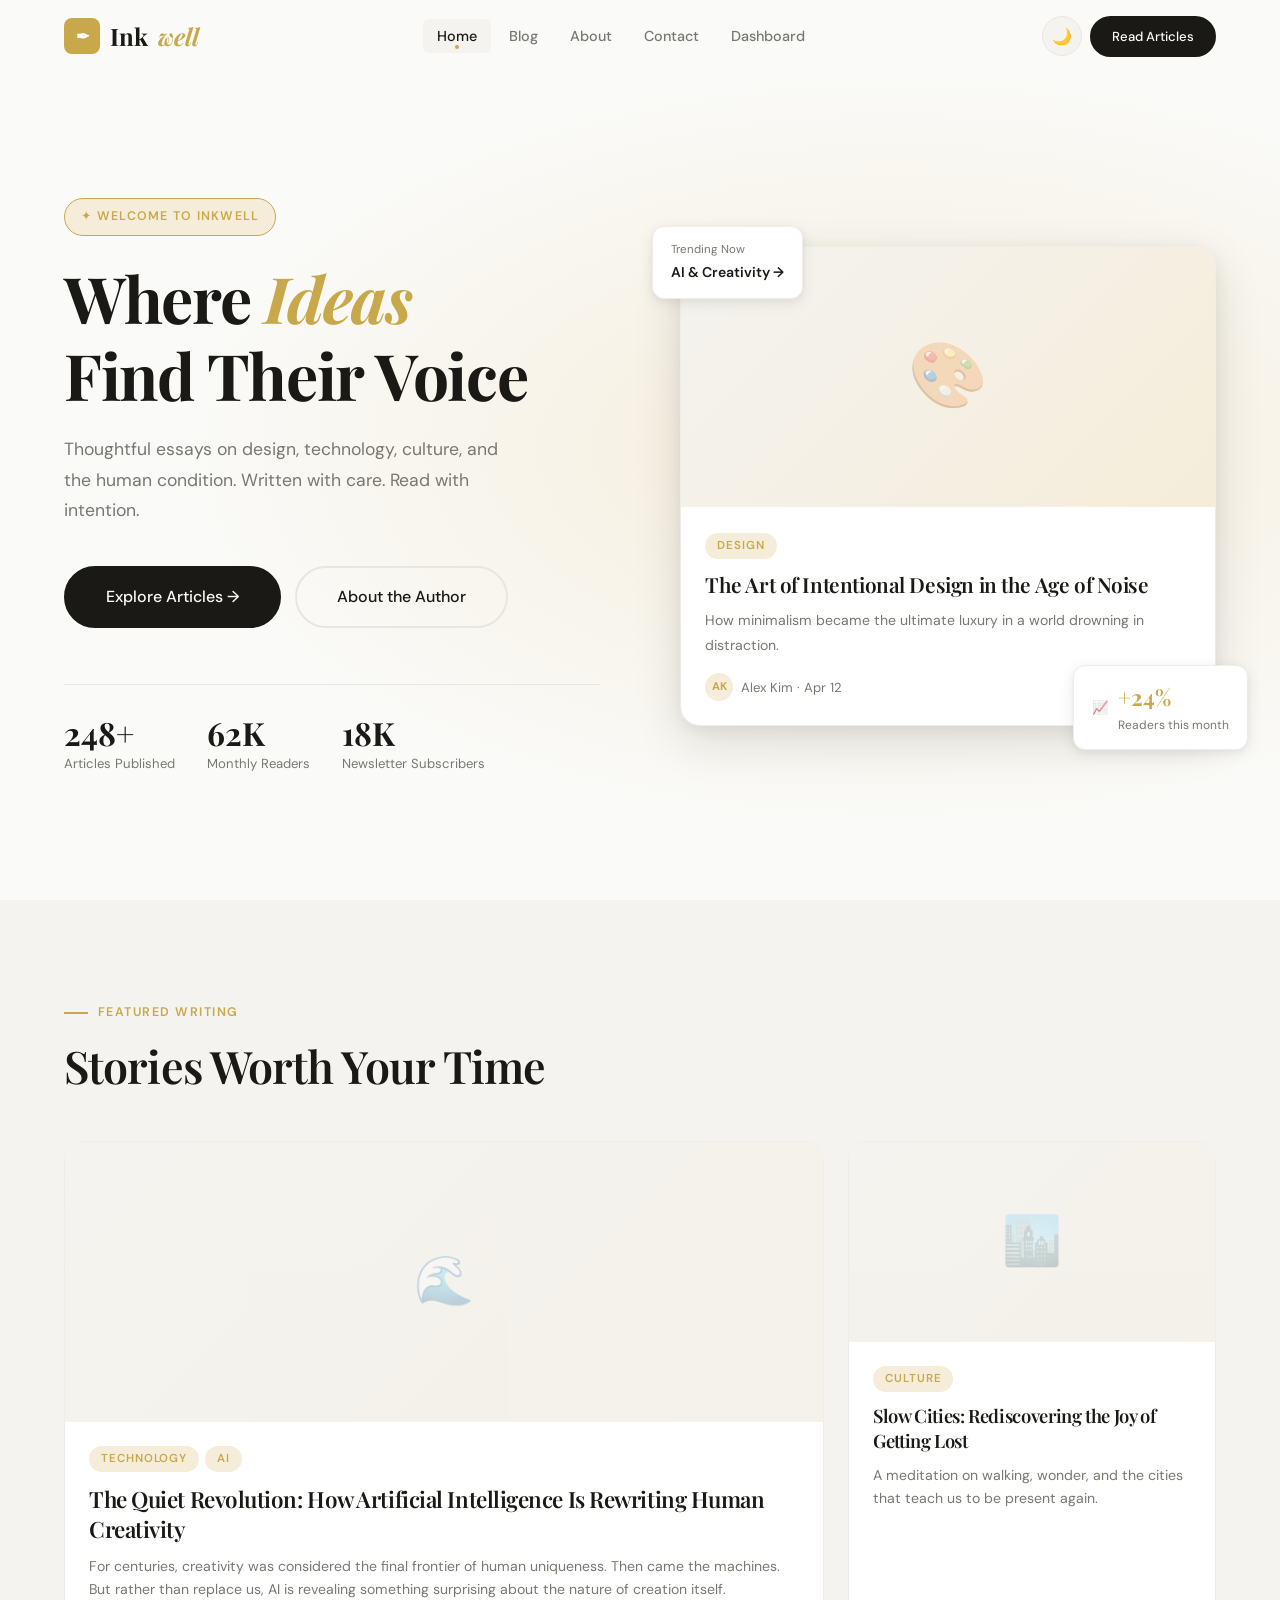
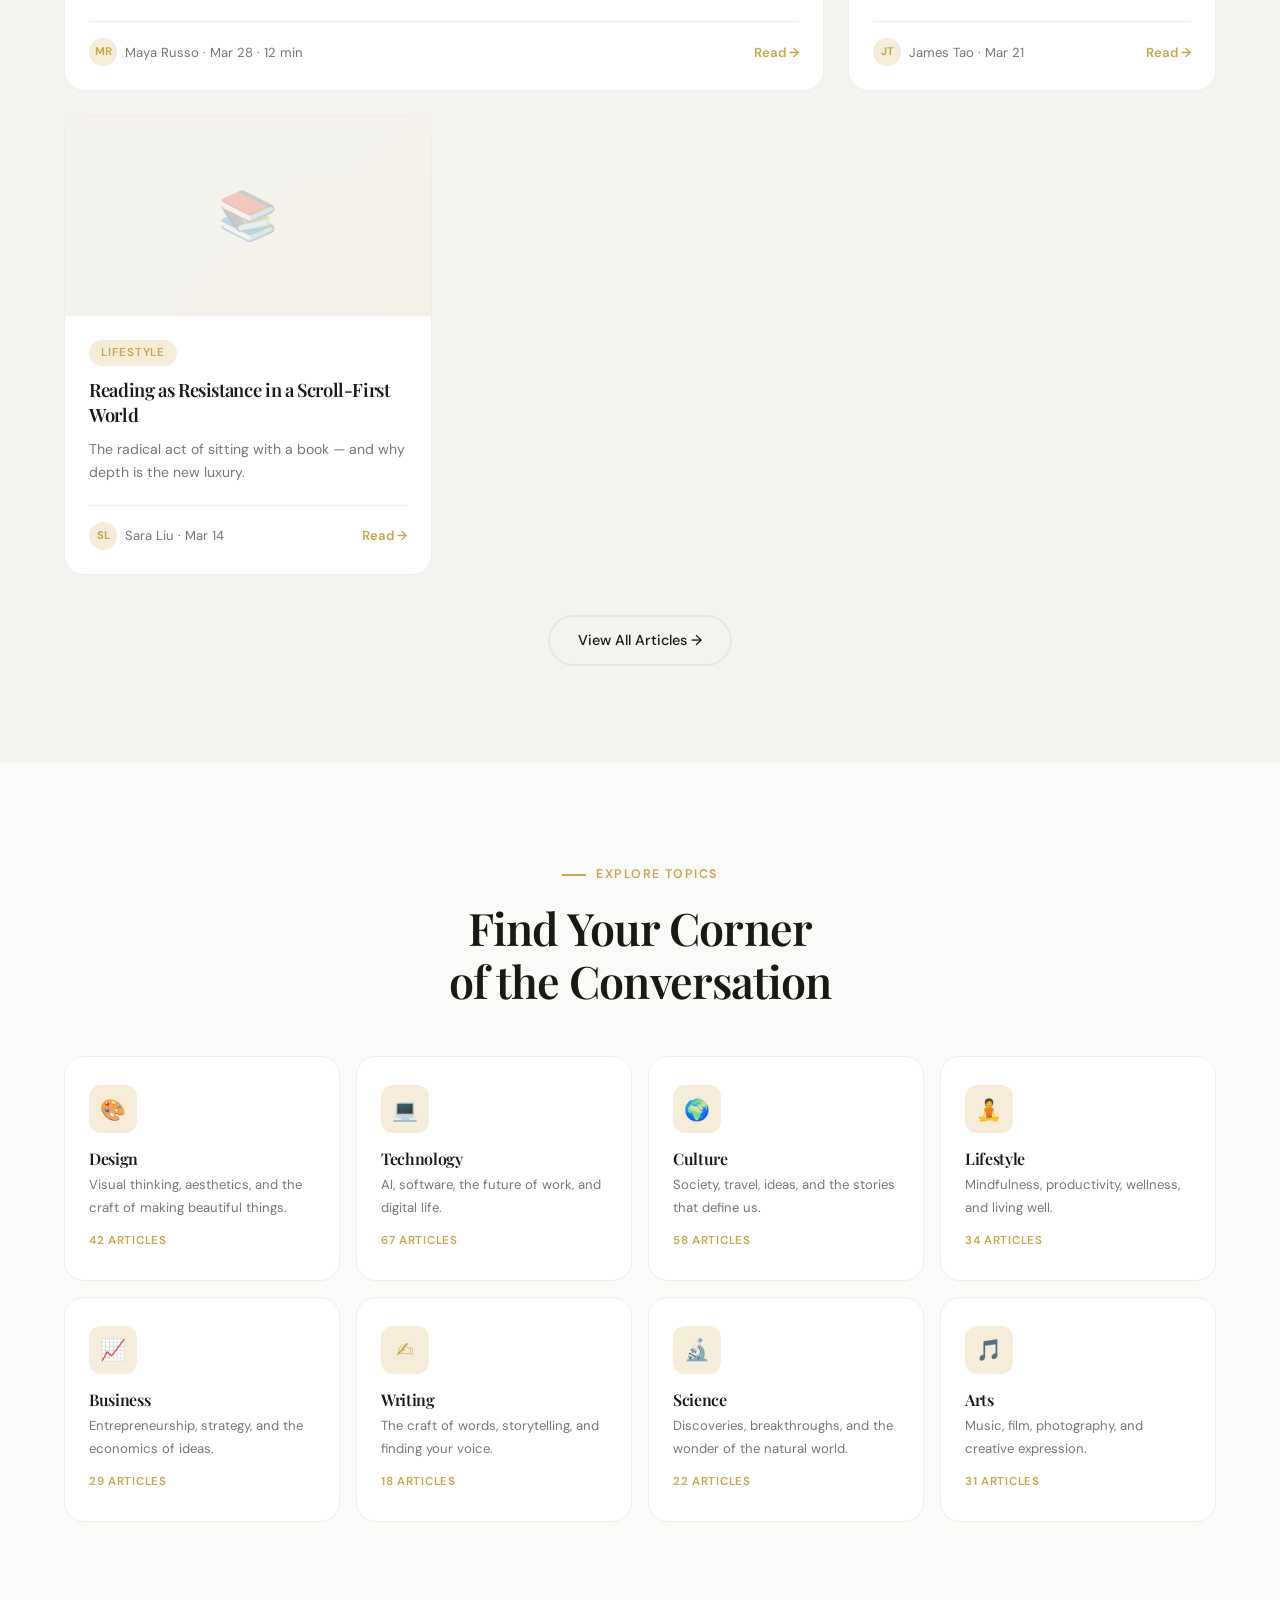
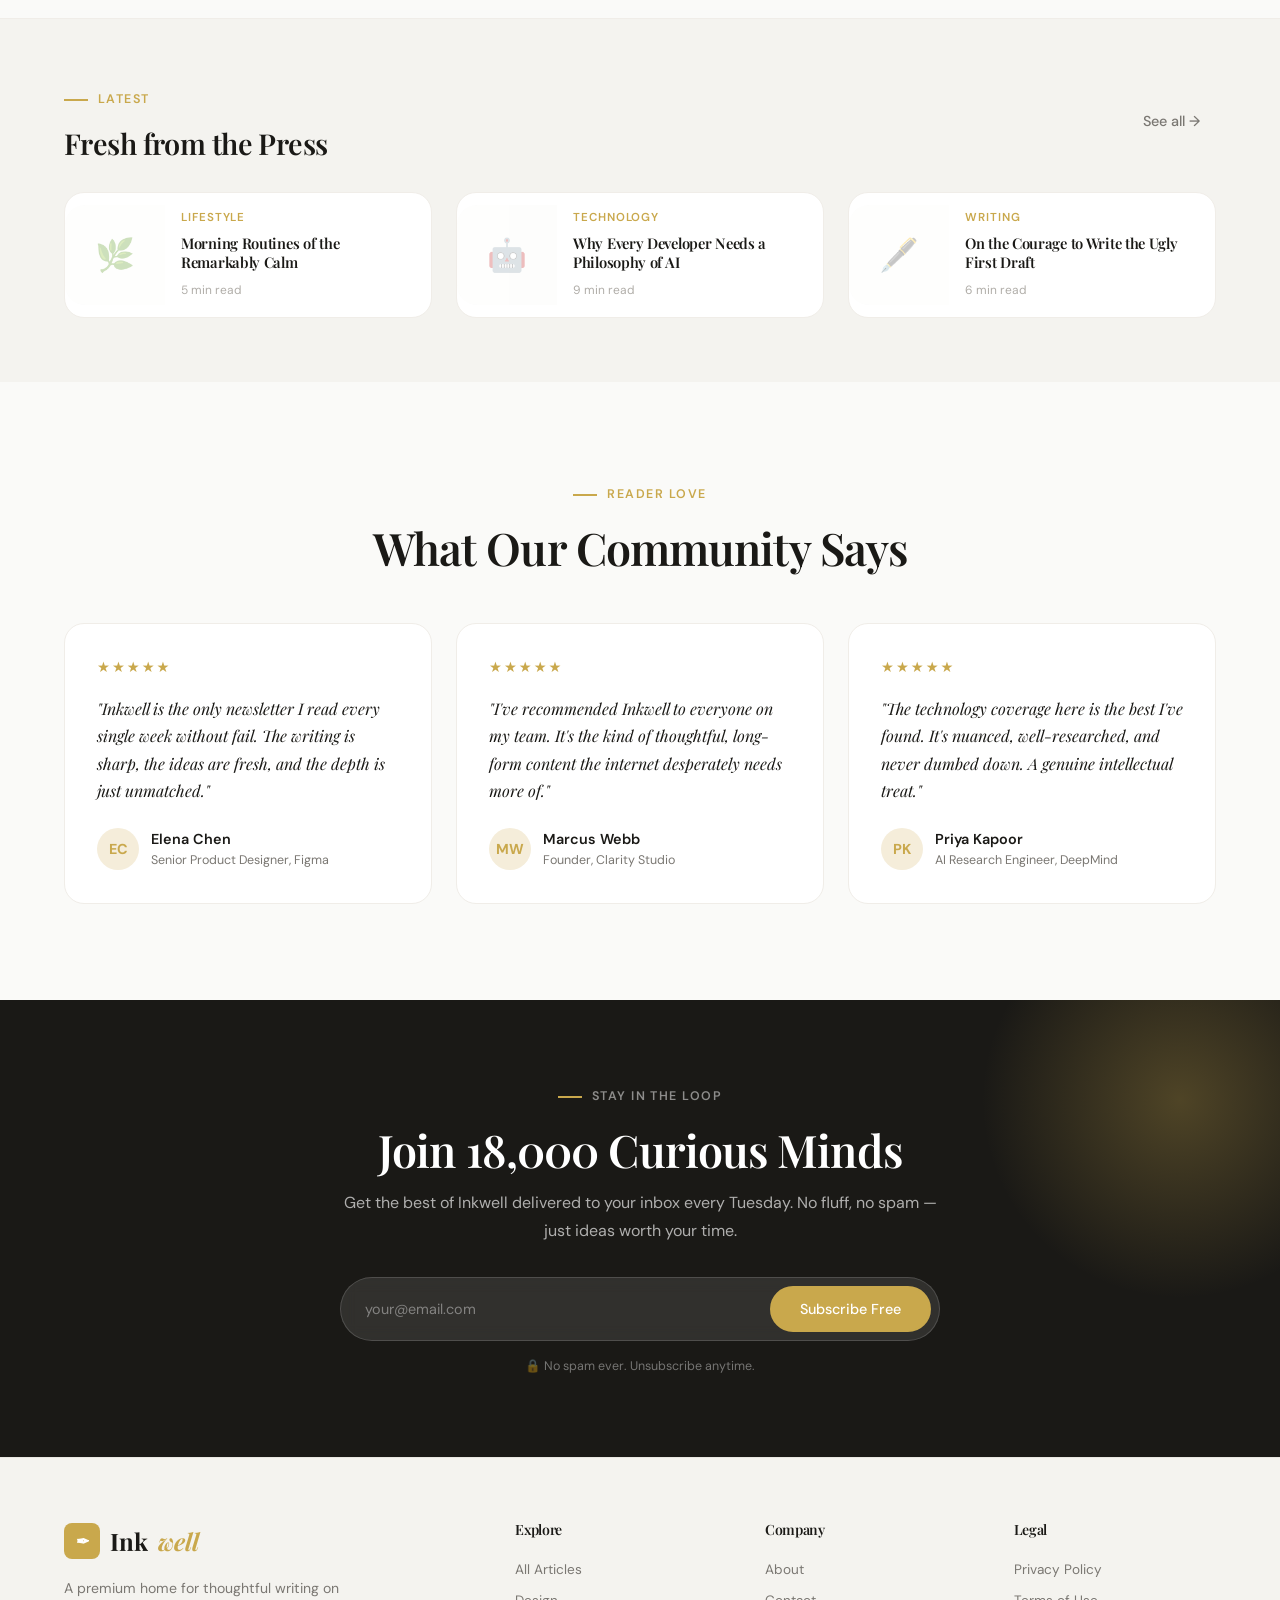
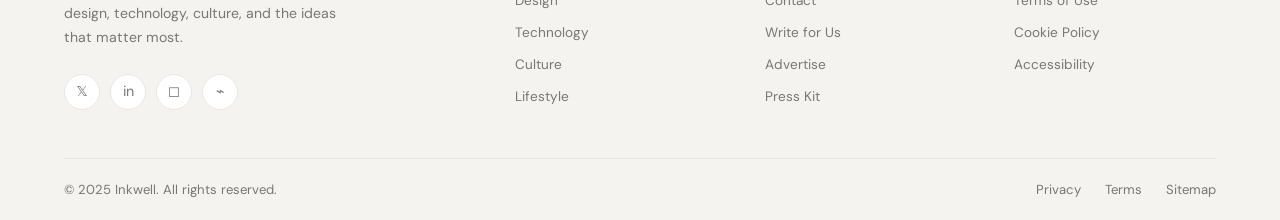
<file: index.html>
<!DOCTYPE html>
<html lang="en">
<head>
  <meta charset="UTF-8" />
  <meta name="viewport" content="width=device-width, initial-scale=1.0" />
  <title>Inkwell — A Premium Blog</title>
  <meta name="description" content="Inkwell is a premium blog platform for thoughtful writing on design, technology, culture, and more." />
  <meta property="og:title" content="Inkwell — A Premium Blog" />
  <meta property="og:description" content="Thoughtful writing on design, technology, and culture." />
  <meta property="og:type" content="website" />
  <link rel="preconnect" href="https://fonts.googleapis.com" />
  <link rel="preconnect" href="https://fonts.gstatic.com" crossorigin />
  <link href="https://fonts.googleapis.com/css2?family=Playfair+Display:ital,wght@0,400;0,600;0,700;1,400;1,600&family=DM+Sans:wght@300;400;500;600&family=DM+Mono:wght@400;500&display=swap" rel="stylesheet" />
  <link rel="stylesheet" href="css/style.css" />
</head>
<body>

<!-- LOADER -->
<div class="page-loader" id="loader">
  <div class="loader-logo">Ink<em>well</em></div>
</div>

<!-- BACK TO TOP -->
<button class="back-top" id="backTop" aria-label="Back to top">↑</button>

<!-- NAVIGATION -->
<nav class="nav" id="mainNav">
  <div class="nav-inner">
    <a href="index.html" class="logo">
      <div class="logo-icon">✒</div>
      Ink<em>well</em>
    </a>
    <ul class="nav-links">
      <li><a href="index.html" class="active">Home</a></li>
      <li><a href="pages/blog.html">Blog</a></li>
      <li><a href="pages/about.html">About</a></li>
      <li><a href="pages/contact.html">Contact</a></li>
      <li><a href="pages/admin.html">Dashboard</a></li>
    </ul>
    <div class="nav-actions">
      <button class="theme-toggle" id="themeToggle" title="Toggle theme">🌙</button>
      <a href="pages/blog.html" class="btn btn-primary btn-sm">Read Articles</a>
      <button class="hamburger" id="hamburger" aria-label="Menu">
        <span></span><span></span><span></span>
      </button>
    </div>
  </div>
</nav>

<!-- MOBILE MENU -->
<div class="mobile-menu" id="mobileMenu">
  <a href="index.html">Home</a>
  <a href="pages/blog.html">Blog</a>
  <a href="pages/about.html">About</a>
  <a href="pages/contact.html">Contact</a>
  <a href="pages/admin.html">Dashboard</a>
</div>

<!-- ═══════════════════════════════════════════
     HERO
═══════════════════════════════════════════ -->
<section class="hero">
  <div class="hero-bg"></div>
  <div class="container">
    <div class="hero-grid">
      <!-- Left -->
      <div class="hero-content">
        <div class="hero-eyebrow">✦ Welcome to Inkwell</div>
        <h1>Where <em>Ideas</em><br>Find Their Voice</h1>
        <p class="hero-desc">Thoughtful essays on design, technology, culture, and the human condition. Written with care. Read with intention.</p>
        <div class="hero-actions">
          <a href="pages/blog.html" class="btn btn-primary btn-lg">Explore Articles →</a>
          <a href="pages/about.html" class="btn btn-outline btn-lg">About the Author</a>
        </div>
        <div class="hero-stats">
          <div>
            <div class="hero-stat-num">248+</div>
            <div class="hero-stat-label">Articles Published</div>
          </div>
          <div>
            <div class="hero-stat-num">62K</div>
            <div class="hero-stat-label">Monthly Readers</div>
          </div>
          <div>
            <div class="hero-stat-num">18K</div>
            <div class="hero-stat-label">Newsletter Subscribers</div>
          </div>
        </div>
      </div>
      <!-- Right: Featured Card -->
      <div class="hero-visual">
        <div class="hero-card-stack">
          <div class="hero-featured-card">
            <div class="hero-card-img">
              <div class="hero-card-img-placeholder">🎨</div>
            </div>
            <div class="hero-card-body">
              <span class="tag">Design</span>
              <h3>The Art of Intentional Design in the Age of Noise</h3>
              <p>How minimalism became the ultimate luxury in a world drowning in distraction.</p>
              <div class="hero-card-meta">
                <div class="author-mini">
                  <div class="author-avatar">AK</div>
                  Alex Kim · Apr 12
                </div>
                <span class="read-time">8 min read</span>
              </div>
            </div>
          </div>
          <!-- Floating badges -->
          <div class="floating-card floating-card-1">
            <span>📈</span>
            <div>
              <div class="float-num">+24%</div>
              <div style="font-size:0.75rem;color:var(--text-muted)">Readers this month</div>
            </div>
          </div>
          <div class="floating-card floating-card-2">
            <div>
              <div style="font-size:0.72rem;color:var(--text-muted);margin-bottom:2px">Trending Now</div>
              <div style="font-size:0.88rem;font-weight:600">AI &amp; Creativity →</div>
            </div>
          </div>
        </div>
      </div>
    </div>
  </div>
</section>

<!-- ═══════════════════════════════════════════
     FEATURED POSTS
═══════════════════════════════════════════ -->
<section class="section" style="background:var(--bg-alt)">
  <div class="container">
    <div class="reveal">
      <div class="section-label">Featured Writing</div>
      <h2 style="margin-bottom:48px">Stories Worth Your Time</h2>
    </div>
    <div class="featured-grid">
      <!-- Card 1 (large) -->
      <div class="blog-card reveal">
        <div class="blog-card-img">
          <div class="blog-card-img-placeholder">🌊</div>
        </div>
        <div class="blog-card-body">
          <div class="blog-card-tags"><span class="tag">Technology</span><span class="tag">AI</span></div>
          <h3><a href="pages/blog-post.html">The Quiet Revolution: How Artificial Intelligence Is Rewriting Human Creativity</a></h3>
          <p>For centuries, creativity was considered the final frontier of human uniqueness. Then came the machines. But rather than replace us, AI is revealing something surprising about the nature of creation itself.</p>
          <div class="blog-card-footer">
            <div class="author-mini">
              <div class="author-avatar">MR</div>
              Maya Russo · Mar 28 · 12 min
            </div>
            <a href="pages/blog-post.html" class="read-more">Read →</a>
          </div>
        </div>
      </div>
      <!-- Card 2 -->
      <div class="blog-card reveal reveal-delay-1">
        <div class="blog-card-img">
          <div class="blog-card-img-placeholder">🏙️</div>
        </div>
        <div class="blog-card-body">
          <div class="blog-card-tags"><span class="tag">Culture</span></div>
          <h3><a href="pages/blog-post.html">Slow Cities: Rediscovering the Joy of Getting Lost</a></h3>
          <p>A meditation on walking, wonder, and the cities that teach us to be present again.</p>
          <div class="blog-card-footer">
            <div class="author-mini">
              <div class="author-avatar">JT</div>
              James Tao · Mar 21
            </div>
            <a href="pages/blog-post.html" class="read-more">Read →</a>
          </div>
        </div>
      </div>
      <!-- Card 3 -->
      <div class="blog-card reveal reveal-delay-2">
        <div class="blog-card-img">
          <div class="blog-card-img-placeholder">📚</div>
        </div>
        <div class="blog-card-body">
          <div class="blog-card-tags"><span class="tag">Lifestyle</span></div>
          <h3><a href="pages/blog-post.html">Reading as Resistance in a Scroll-First World</a></h3>
          <p>The radical act of sitting with a book — and why depth is the new luxury.</p>
          <div class="blog-card-footer">
            <div class="author-mini">
              <div class="author-avatar">SL</div>
              Sara Liu · Mar 14
            </div>
            <a href="pages/blog-post.html" class="read-more">Read →</a>
          </div>
        </div>
      </div>
    </div>
    <div style="text-align:center;margin-top:40px" class="reveal">
      <a href="pages/blog.html" class="btn btn-outline">View All Articles →</a>
    </div>
  </div>
</section>

<!-- ═══════════════════════════════════════════
     CATEGORIES
═══════════════════════════════════════════ -->
<section class="section">
  <div class="container">
    <div class="text-center reveal" style="margin-bottom:48px">
      <div class="section-label" style="justify-content:center">Explore Topics</div>
      <h2>Find Your Corner<br>of the Conversation</h2>
    </div>
    <div class="categories-grid">
      <a href="pages/blog.html" class="category-card reveal">
        <div class="cat-icon">🎨</div>
        <h4>Design</h4>
        <p>Visual thinking, aesthetics, and the craft of making beautiful things.</p>
        <span class="cat-count">42 Articles</span>
      </a>
      <a href="pages/blog.html" class="category-card reveal reveal-delay-1">
        <div class="cat-icon">💻</div>
        <h4>Technology</h4>
        <p>AI, software, the future of work, and digital life.</p>
        <span class="cat-count">67 Articles</span>
      </a>
      <a href="pages/blog.html" class="category-card reveal reveal-delay-2">
        <div class="cat-icon">🌍</div>
        <h4>Culture</h4>
        <p>Society, travel, ideas, and the stories that define us.</p>
        <span class="cat-count">58 Articles</span>
      </a>
      <a href="pages/blog.html" class="category-card reveal reveal-delay-3">
        <div class="cat-icon">🧘</div>
        <h4>Lifestyle</h4>
        <p>Mindfulness, productivity, wellness, and living well.</p>
        <span class="cat-count">34 Articles</span>
      </a>
      <a href="pages/blog.html" class="category-card reveal reveal-delay-4">
        <div class="cat-icon">📈</div>
        <h4>Business</h4>
        <p>Entrepreneurship, strategy, and the economics of ideas.</p>
        <span class="cat-count">29 Articles</span>
      </a>
      <a href="pages/blog.html" class="category-card reveal reveal-delay-5">
        <div class="cat-icon">✍️</div>
        <h4>Writing</h4>
        <p>The craft of words, storytelling, and finding your voice.</p>
        <span class="cat-count">18 Articles</span>
      </a>
      <a href="pages/blog.html" class="category-card reveal">
        <div class="cat-icon">🔬</div>
        <h4>Science</h4>
        <p>Discoveries, breakthroughs, and the wonder of the natural world.</p>
        <span class="cat-count">22 Articles</span>
      </a>
      <a href="pages/blog.html" class="category-card reveal reveal-delay-1">
        <div class="cat-icon">🎵</div>
        <h4>Arts</h4>
        <p>Music, film, photography, and creative expression.</p>
        <span class="cat-count">31 Articles</span>
      </a>
    </div>
  </div>
</section>

<!-- ═══════════════════════════════════════════
     RECENT POSTS STRIP
═══════════════════════════════════════════ -->
<section class="section-sm" style="background:var(--bg-alt);border-top:1px solid var(--border-light)">
  <div class="container">
    <div class="flex justify-between items-center" style="margin-bottom:32px">
      <div>
        <div class="section-label">Latest</div>
        <h3 style="margin:0">Fresh from the Press</h3>
      </div>
      <a href="pages/blog.html" class="btn btn-ghost">See all →</a>
    </div>
    <div style="display:grid;grid-template-columns:repeat(auto-fit,minmax(280px,1fr));gap:24px">
      <!-- Mini cards -->
      <div class="blog-card reveal" style="flex-direction:row;align-items:center;padding:0">
        <div style="width:100px;height:100px;flex-shrink:0;background:var(--bg);border-radius:var(--radius-lg) 0 0 var(--radius-lg);display:flex;align-items:center;justify-content:center;font-size:2rem;opacity:0.3">🌿</div>
        <div style="padding:16px">
          <div style="font-size:0.72rem;font-weight:600;color:var(--accent);text-transform:uppercase;letter-spacing:0.08em;margin-bottom:6px">Lifestyle</div>
          <h4 style="font-size:0.92rem;margin-bottom:4px;line-height:1.3"><a href="pages/blog-post.html">Morning Routines of the Remarkably Calm</a></h4>
          <span style="font-size:0.75rem;color:var(--text-light)">5 min read</span>
        </div>
      </div>
      <div class="blog-card reveal reveal-delay-1" style="flex-direction:row;align-items:center;padding:0">
        <div style="width:100px;height:100px;flex-shrink:0;background:var(--bg);border-radius:var(--radius-lg) 0 0 var(--radius-lg);display:flex;align-items:center;justify-content:center;font-size:2rem;opacity:0.3">🤖</div>
        <div style="padding:16px">
          <div style="font-size:0.72rem;font-weight:600;color:var(--accent);text-transform:uppercase;letter-spacing:0.08em;margin-bottom:6px">Technology</div>
          <h4 style="font-size:0.92rem;margin-bottom:4px;line-height:1.3"><a href="pages/blog-post.html">Why Every Developer Needs a Philosophy of AI</a></h4>
          <span style="font-size:0.75rem;color:var(--text-light)">9 min read</span>
        </div>
      </div>
      <div class="blog-card reveal reveal-delay-2" style="flex-direction:row;align-items:center;padding:0">
        <div style="width:100px;height:100px;flex-shrink:0;background:var(--bg);border-radius:var(--radius-lg) 0 0 var(--radius-lg);display:flex;align-items:center;justify-content:center;font-size:2rem;opacity:0.3">🖋️</div>
        <div style="padding:16px">
          <div style="font-size:0.72rem;font-weight:600;color:var(--accent);text-transform:uppercase;letter-spacing:0.08em;margin-bottom:6px">Writing</div>
          <h4 style="font-size:0.92rem;margin-bottom:4px;line-height:1.3"><a href="pages/blog-post.html">On the Courage to Write the Ugly First Draft</a></h4>
          <span style="font-size:0.75rem;color:var(--text-light)">6 min read</span>
        </div>
      </div>
    </div>
  </div>
</section>

<!-- ═══════════════════════════════════════════
     TESTIMONIALS
═══════════════════════════════════════════ -->
<section class="section">
  <div class="container">
    <div class="text-center reveal" style="margin-bottom:48px">
      <div class="section-label" style="justify-content:center">Reader Love</div>
      <h2>What Our Community Says</h2>
    </div>
    <div class="testimonials-grid">
      <div class="testimonial-card reveal">
        <div class="testimonial-stars">★★★★★</div>
        <p class="testimonial-text">"Inkwell is the only newsletter I read every single week without fail. The writing is sharp, the ideas are fresh, and the depth is just unmatched."</p>
        <div class="testimonial-author">
          <div class="t-avatar">EC</div>
          <div>
            <div class="t-name">Elena Chen</div>
            <div class="t-role">Senior Product Designer, Figma</div>
          </div>
        </div>
      </div>
      <div class="testimonial-card reveal reveal-delay-1">
        <div class="testimonial-stars">★★★★★</div>
        <p class="testimonial-text">"I've recommended Inkwell to everyone on my team. It's the kind of thoughtful, long-form content the internet desperately needs more of."</p>
        <div class="testimonial-author">
          <div class="t-avatar">MW</div>
          <div>
            <div class="t-name">Marcus Webb</div>
            <div class="t-role">Founder, Clarity Studio</div>
          </div>
        </div>
      </div>
      <div class="testimonial-card reveal reveal-delay-2">
        <div class="testimonial-stars">★★★★★</div>
        <p class="testimonial-text">"The technology coverage here is the best I've found. It's nuanced, well-researched, and never dumbed down. A genuine intellectual treat."</p>
        <div class="testimonial-author">
          <div class="t-avatar">PK</div>
          <div>
            <div class="t-name">Priya Kapoor</div>
            <div class="t-role">AI Research Engineer, DeepMind</div>
          </div>
        </div>
      </div>
    </div>
  </div>
</section>

<!-- ═══════════════════════════════════════════
     NEWSLETTER
═══════════════════════════════════════════ -->
<section class="newsletter-section">
  <div class="container">
    <div class="newsletter-inner reveal">
      <div class="section-label" style="color:rgba(255,255,255,0.5);justify-content:center">Stay in the Loop</div>
      <h2>Join 18,000 Curious Minds</h2>
      <p>Get the best of Inkwell delivered to your inbox every Tuesday. No fluff, no spam — just ideas worth your time.</p>
      <form class="newsletter-form" id="newsletterForm">
        <input type="email" placeholder="your@email.com" aria-label="Email address" />
        <button type="submit" class="btn btn-accent">Subscribe Free</button>
      </form>
      <div class="newsletter-trust">🔒 No spam ever. Unsubscribe anytime.</div>
    </div>
  </div>
</section>

<!-- ═══════════════════════════════════════════
     FOOTER
═══════════════════════════════════════════ -->
<footer class="footer">
  <div class="container">
    <div class="footer-grid">
      <div class="footer-brand">
        <a href="index.html" class="logo">
          <div class="logo-icon">✒</div>
          Ink<em>well</em>
        </a>
        <p>A premium home for thoughtful writing on design, technology, culture, and the ideas that matter most.</p>
        <div class="social-links">
          <a href="#" class="social-link" aria-label="Twitter">𝕏</a>
          <a href="#" class="social-link" aria-label="LinkedIn">in</a>
          <a href="#" class="social-link" aria-label="Instagram">◻</a>
          <a href="#" class="social-link" aria-label="RSS">⌁</a>
        </div>
      </div>
      <div class="footer-col">
        <h4>Explore</h4>
        <ul>
          <li><a href="pages/blog.html">All Articles</a></li>
          <li><a href="pages/blog.html">Design</a></li>
          <li><a href="pages/blog.html">Technology</a></li>
          <li><a href="pages/blog.html">Culture</a></li>
          <li><a href="pages/blog.html">Lifestyle</a></li>
        </ul>
      </div>
      <div class="footer-col">
        <h4>Company</h4>
        <ul>
          <li><a href="pages/about.html">About</a></li>
          <li><a href="pages/contact.html">Contact</a></li>
          <li><a href="#">Write for Us</a></li>
          <li><a href="#">Advertise</a></li>
          <li><a href="#">Press Kit</a></li>
        </ul>
      </div>
      <div class="footer-col">
        <h4>Legal</h4>
        <ul>
          <li><a href="#">Privacy Policy</a></li>
          <li><a href="#">Terms of Use</a></li>
          <li><a href="#">Cookie Policy</a></li>
          <li><a href="#">Accessibility</a></li>
        </ul>
      </div>
    </div>
    <div class="footer-bottom">
      <span>© 2025 Inkwell. All rights reserved.</span>
      <div class="footer-bottom-links">
        <a href="#">Privacy</a>
        <a href="#">Terms</a>
        <a href="#">Sitemap</a>
      </div>
    </div>
  </div>
</footer>

<script src="js/main.js"></script>
</body>
</html>
</file>
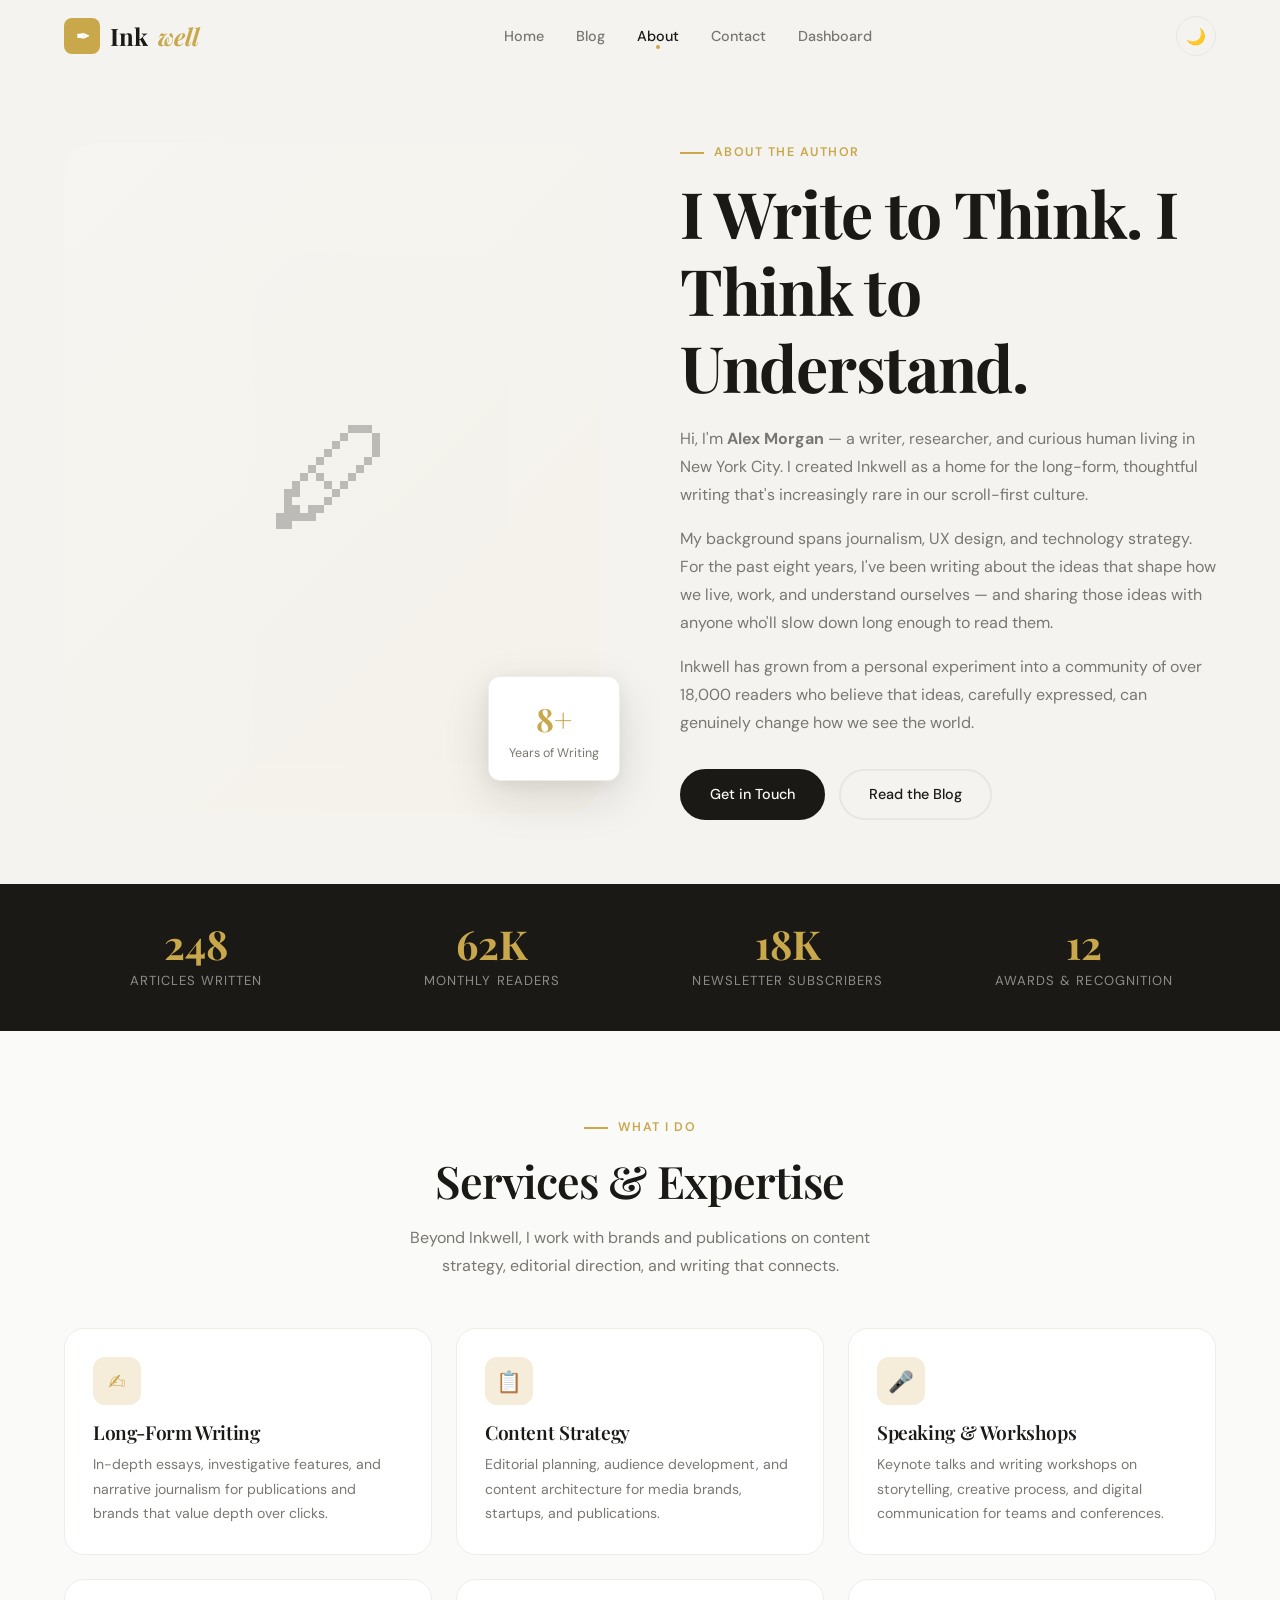
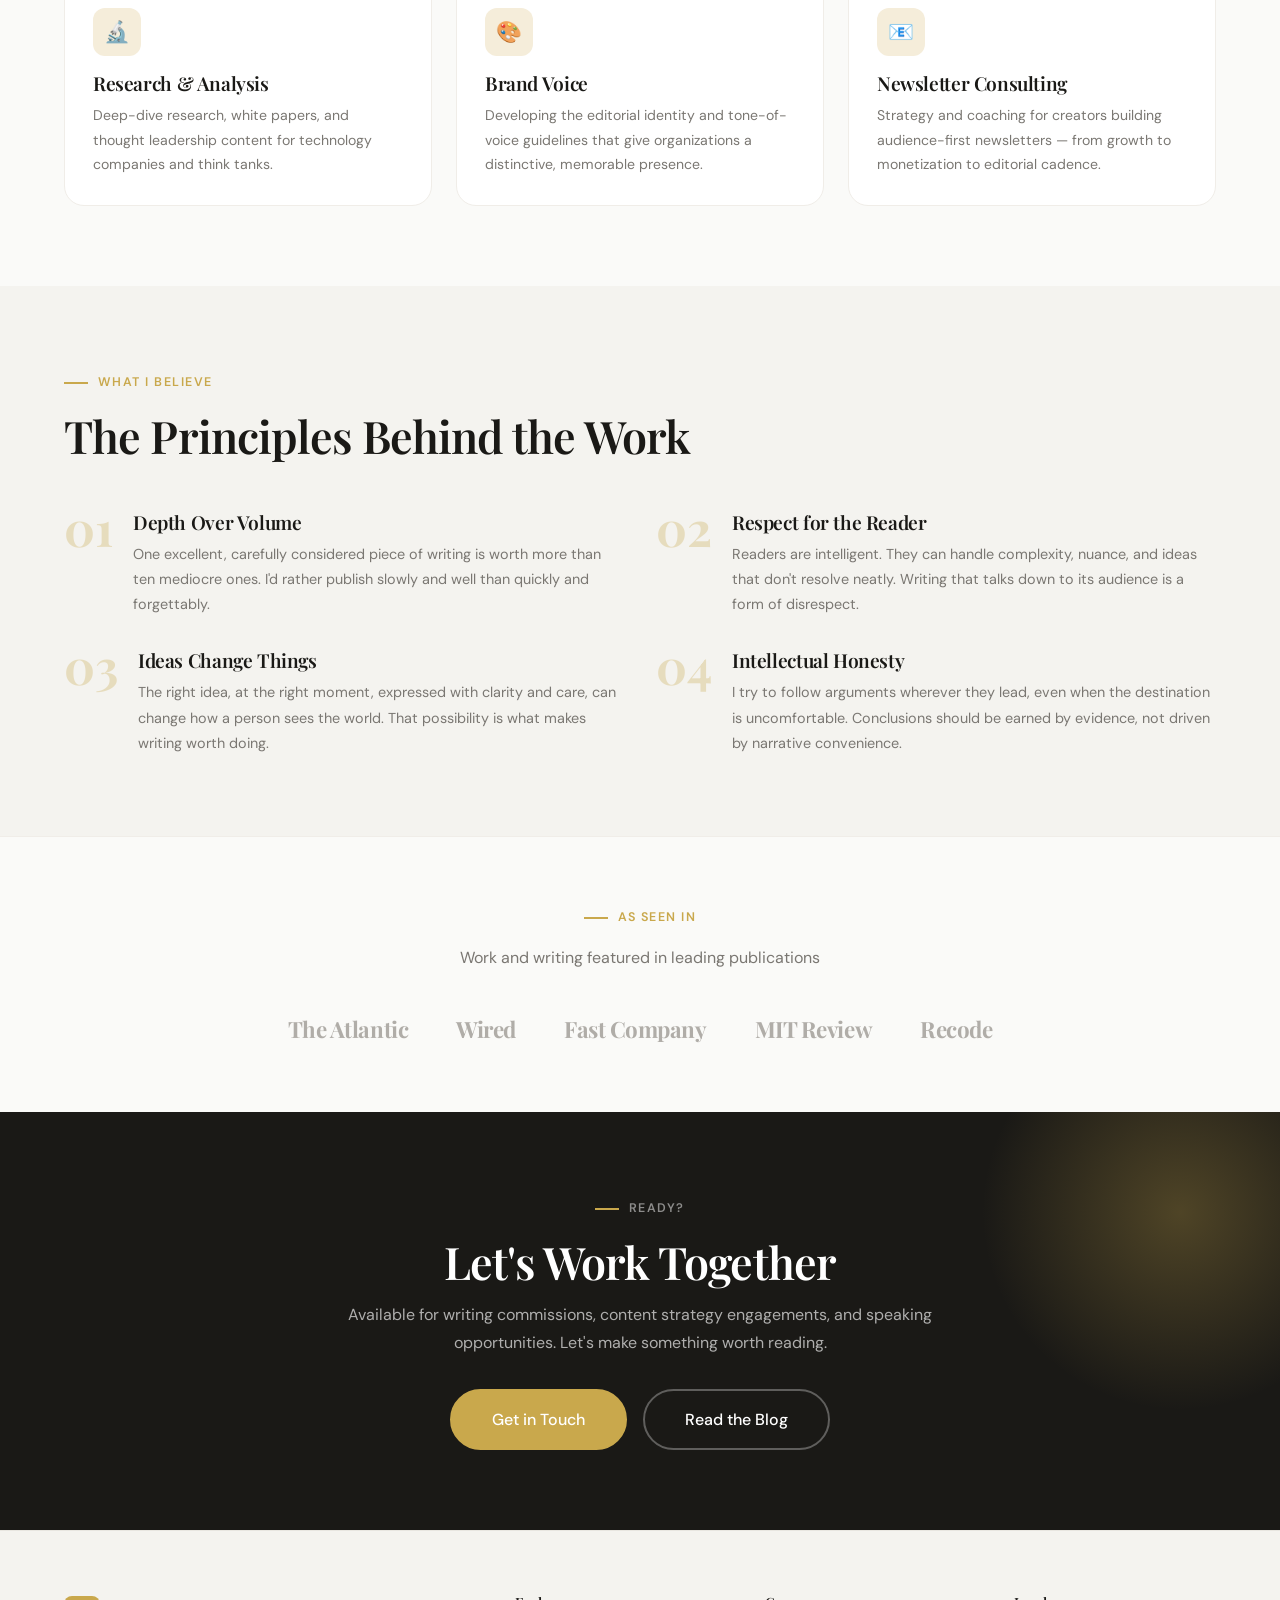
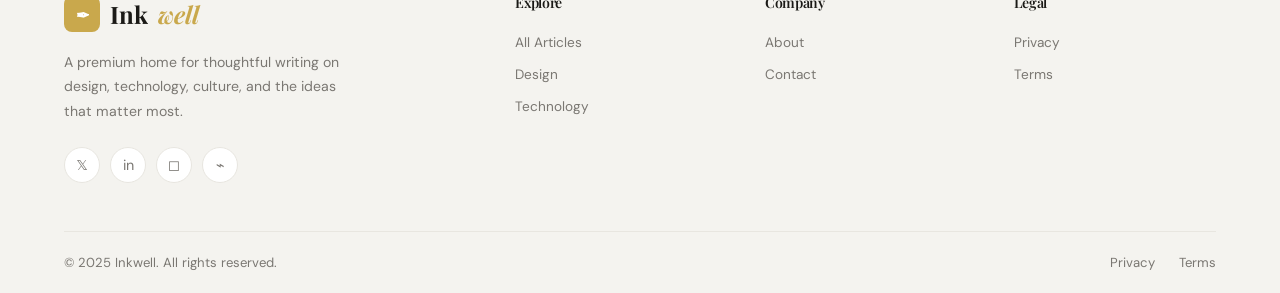
<file: pages/about.html>
<!DOCTYPE html>
<html lang="en">
<head>
  <meta charset="UTF-8" />
  <meta name="viewport" content="width=device-width, initial-scale=1.0" />
  <title>About — Inkwell</title>
  <meta name="description" content="Learn about the mind behind Inkwell — a premium blog on design, technology, culture, and ideas that matter." />
  <link rel="preconnect" href="https://fonts.googleapis.com" />
  <link rel="preconnect" href="https://fonts.gstatic.com" crossorigin />
  <link href="https://fonts.googleapis.com/css2?family=Playfair+Display:ital,wght@0,400;0,600;0,700;1,400;1,600&family=DM+Sans:wght@300;400;500;600&family=DM+Mono:wght@400;500&display=swap" rel="stylesheet" />
  <link rel="stylesheet" href="../css/style.css" />
</head>
<body>

<div class="page-loader" id="loader"><div class="loader-logo">Ink<em>well</em></div></div>
<button class="back-top" id="backTop">↑</button>

<nav class="nav scrolled" id="mainNav">
  <div class="nav-inner">
    <a href="../index.html" class="logo"><div class="logo-icon">✒</div>Ink<em>well</em></a>
    <ul class="nav-links">
      <li><a href="../index.html">Home</a></li>
      <li><a href="blog.html">Blog</a></li>
      <li><a href="about.html" class="active">About</a></li>
      <li><a href="contact.html">Contact</a></li>
      <li><a href="admin.html">Dashboard</a></li>
    </ul>
    <div class="nav-actions">
      <button class="theme-toggle" id="themeToggle">🌙</button>
      <button class="hamburger" id="hamburger"><span></span><span></span><span></span></button>
    </div>
  </div>
</nav>
<div class="mobile-menu" id="mobileMenu">
  <a href="../index.html">Home</a><a href="blog.html">Blog</a>
  <a href="about.html">About</a><a href="contact.html">Contact</a>
</div>

<!-- ABOUT HERO -->
<section class="about-hero">
  <div class="container">
    <div class="about-hero-grid">
      <!-- Image -->
      <div class="about-img-wrap reveal">
        <div class="about-img">🖊</div>
        <div class="about-img-badge">
          <div class="num">8+</div>
          <div class="lbl">Years of Writing</div>
        </div>
      </div>
      <!-- Content -->
      <div class="about-content reveal reveal-delay-1">
        <div class="section-label">About the Author</div>
        <h1>I Write to Think. I Think to Understand.</h1>
        <p>Hi, I'm <strong>Alex Morgan</strong> — a writer, researcher, and curious human living in New York City. I created Inkwell as a home for the long-form, thoughtful writing that's increasingly rare in our scroll-first culture.</p>
        <p>My background spans journalism, UX design, and technology strategy. For the past eight years, I've been writing about the ideas that shape how we live, work, and understand ourselves — and sharing those ideas with anyone who'll slow down long enough to read them.</p>
        <p>Inkwell has grown from a personal experiment into a community of over 18,000 readers who believe that ideas, carefully expressed, can genuinely change how we see the world.</p>
        <div class="about-actions">
          <a href="contact.html" class="btn btn-primary">Get in Touch</a>
          <a href="blog.html" class="btn btn-outline">Read the Blog</a>
        </div>
      </div>
    </div>
  </div>
</section>

<!-- STATS BAR -->
<div style="background:var(--ink);padding:40px 0">
  <div class="container">
    <div style="display:grid;grid-template-columns:repeat(4,1fr);gap:32px;text-align:center">
      <div class="reveal">
        <div style="font-family:var(--font-display);font-size:2.5rem;font-weight:700;color:var(--accent);line-height:1">248</div>
        <div style="font-size:0.82rem;color:rgba(255,255,255,0.5);margin-top:6px;text-transform:uppercase;letter-spacing:0.08em">Articles Written</div>
      </div>
      <div class="reveal reveal-delay-1">
        <div style="font-family:var(--font-display);font-size:2.5rem;font-weight:700;color:var(--accent);line-height:1">62K</div>
        <div style="font-size:0.82rem;color:rgba(255,255,255,0.5);margin-top:6px;text-transform:uppercase;letter-spacing:0.08em">Monthly Readers</div>
      </div>
      <div class="reveal reveal-delay-2">
        <div style="font-family:var(--font-display);font-size:2.5rem;font-weight:700;color:var(--accent);line-height:1">18K</div>
        <div style="font-size:0.82rem;color:rgba(255,255,255,0.5);margin-top:6px;text-transform:uppercase;letter-spacing:0.08em">Newsletter Subscribers</div>
      </div>
      <div class="reveal reveal-delay-3">
        <div style="font-family:var(--font-display);font-size:2.5rem;font-weight:700;color:var(--accent);line-height:1">12</div>
        <div style="font-size:0.82rem;color:rgba(255,255,255,0.5);margin-top:6px;text-transform:uppercase;letter-spacing:0.08em">Awards &amp; Recognition</div>
      </div>
    </div>
  </div>
</div>

<!-- SERVICES / SKILLS -->
<section class="skills-section">
  <div class="container">
    <div class="text-center reveal" style="margin-bottom:16px">
      <div class="section-label" style="justify-content:center">What I Do</div>
      <h2>Services &amp; Expertise</h2>
      <p style="max-width:520px;margin:16px auto 0">Beyond Inkwell, I work with brands and publications on content strategy, editorial direction, and writing that connects.</p>
    </div>
    <div class="skills-grid">
      <div class="skill-card reveal">
        <div class="skill-icon">✍️</div>
        <h4>Long-Form Writing</h4>
        <p>In-depth essays, investigative features, and narrative journalism for publications and brands that value depth over clicks.</p>
      </div>
      <div class="skill-card reveal reveal-delay-1">
        <div class="skill-icon">📋</div>
        <h4>Content Strategy</h4>
        <p>Editorial planning, audience development, and content architecture for media brands, startups, and publications.</p>
      </div>
      <div class="skill-card reveal reveal-delay-2">
        <div class="skill-icon">🎤</div>
        <h4>Speaking &amp; Workshops</h4>
        <p>Keynote talks and writing workshops on storytelling, creative process, and digital communication for teams and conferences.</p>
      </div>
      <div class="skill-card reveal">
        <div class="skill-icon">🔬</div>
        <h4>Research &amp; Analysis</h4>
        <p>Deep-dive research, white papers, and thought leadership content for technology companies and think tanks.</p>
      </div>
      <div class="skill-card reveal reveal-delay-1">
        <div class="skill-icon">🎨</div>
        <h4>Brand Voice</h4>
        <p>Developing the editorial identity and tone-of-voice guidelines that give organizations a distinctive, memorable presence.</p>
      </div>
      <div class="skill-card reveal reveal-delay-2">
        <div class="skill-icon">📧</div>
        <h4>Newsletter Consulting</h4>
        <p>Strategy and coaching for creators building audience-first newsletters — from growth to monetization to editorial cadence.</p>
      </div>
    </div>
  </div>
</section>

<!-- VALUES -->
<section class="values-section">
  <div class="container">
    <div class="reveal" style="margin-bottom:16px">
      <div class="section-label">What I Believe</div>
      <h2>The Principles Behind the Work</h2>
    </div>
    <div class="values-list">
      <div class="value-item reveal">
        <div class="value-num">01</div>
        <div>
          <h4>Depth Over Volume</h4>
          <p>One excellent, carefully considered piece of writing is worth more than ten mediocre ones. I'd rather publish slowly and well than quickly and forgettably.</p>
        </div>
      </div>
      <div class="value-item reveal reveal-delay-1">
        <div class="value-num">02</div>
        <div>
          <h4>Respect for the Reader</h4>
          <p>Readers are intelligent. They can handle complexity, nuance, and ideas that don't resolve neatly. Writing that talks down to its audience is a form of disrespect.</p>
        </div>
      </div>
      <div class="value-item reveal">
        <div class="value-num">03</div>
        <div>
          <h4>Ideas Change Things</h4>
          <p>The right idea, at the right moment, expressed with clarity and care, can change how a person sees the world. That possibility is what makes writing worth doing.</p>
        </div>
      </div>
      <div class="value-item reveal reveal-delay-1">
        <div class="value-num">04</div>
        <div>
          <h4>Intellectual Honesty</h4>
          <p>I try to follow arguments wherever they lead, even when the destination is uncomfortable. Conclusions should be earned by evidence, not driven by narrative convenience.</p>
        </div>
      </div>
    </div>
  </div>
</section>

<!-- FEATURED IN -->
<section class="section-sm" style="background:var(--bg);border-top:1px solid var(--border-light)">
  <div class="container">
    <div class="text-center reveal" style="margin-bottom:40px">
      <div class="section-label" style="justify-content:center">As Seen In</div>
      <p>Work and writing featured in leading publications</p>
    </div>
    <div style="display:flex;align-items:center;justify-content:center;gap:48px;flex-wrap:wrap" class="reveal">
      <span style="font-family:var(--font-display);font-size:1.4rem;font-weight:700;color:var(--text-light);letter-spacing:-0.02em">The Atlantic</span>
      <span style="font-family:var(--font-display);font-size:1.4rem;font-weight:700;color:var(--text-light);letter-spacing:-0.02em">Wired</span>
      <span style="font-family:var(--font-display);font-size:1.4rem;font-weight:700;color:var(--text-light);letter-spacing:-0.02em">Fast Company</span>
      <span style="font-family:var(--font-display);font-size:1.4rem;font-weight:700;color:var(--text-light);letter-spacing:-0.02em">MIT Review</span>
      <span style="font-family:var(--font-display);font-size:1.4rem;font-weight:700;color:var(--text-light);letter-spacing:-0.02em">Recode</span>
    </div>
  </div>
</section>

<!-- CTA -->
<section class="newsletter-section">
  <div class="container">
    <div class="newsletter-inner reveal">
      <div class="section-label" style="color:rgba(255,255,255,0.5);justify-content:center">Ready?</div>
      <h2>Let's Work Together</h2>
      <p>Available for writing commissions, content strategy engagements, and speaking opportunities. Let's make something worth reading.</p>
      <div style="display:flex;gap:16px;justify-content:center;flex-wrap:wrap;margin-top:8px">
        <a href="contact.html" class="btn btn-accent btn-lg">Get in Touch</a>
        <a href="blog.html" class="btn btn-outline btn-lg" style="color:white;border-color:rgba(255,255,255,0.3)">Read the Blog</a>
      </div>
    </div>
  </div>
</section>

<footer class="footer">
  <div class="container">
    <div class="footer-grid">
      <div class="footer-brand">
        <a href="../index.html" class="logo"><div class="logo-icon">✒</div>Ink<em>well</em></a>
        <p>A premium home for thoughtful writing on design, technology, culture, and the ideas that matter most.</p>
        <div class="social-links">
          <a href="#" class="social-link">𝕏</a><a href="#" class="social-link">in</a>
          <a href="#" class="social-link">◻</a><a href="#" class="social-link">⌁</a>
        </div>
      </div>
      <div class="footer-col"><h4>Explore</h4><ul>
        <li><a href="blog.html">All Articles</a></li><li><a href="blog.html">Design</a></li>
        <li><a href="blog.html">Technology</a></li>
      </ul></div>
      <div class="footer-col"><h4>Company</h4><ul>
        <li><a href="about.html">About</a></li><li><a href="contact.html">Contact</a></li>
      </ul></div>
      <div class="footer-col"><h4>Legal</h4><ul>
        <li><a href="#">Privacy</a></li><li><a href="#">Terms</a></li>
      </ul></div>
    </div>
    <div class="footer-bottom">
      <span>© 2025 Inkwell. All rights reserved.</span>
      <div class="footer-bottom-links"><a href="#">Privacy</a><a href="#">Terms</a></div>
    </div>
  </div>
</footer>

<script src="../js/main.js"></script>
</body>
</html>
</file>
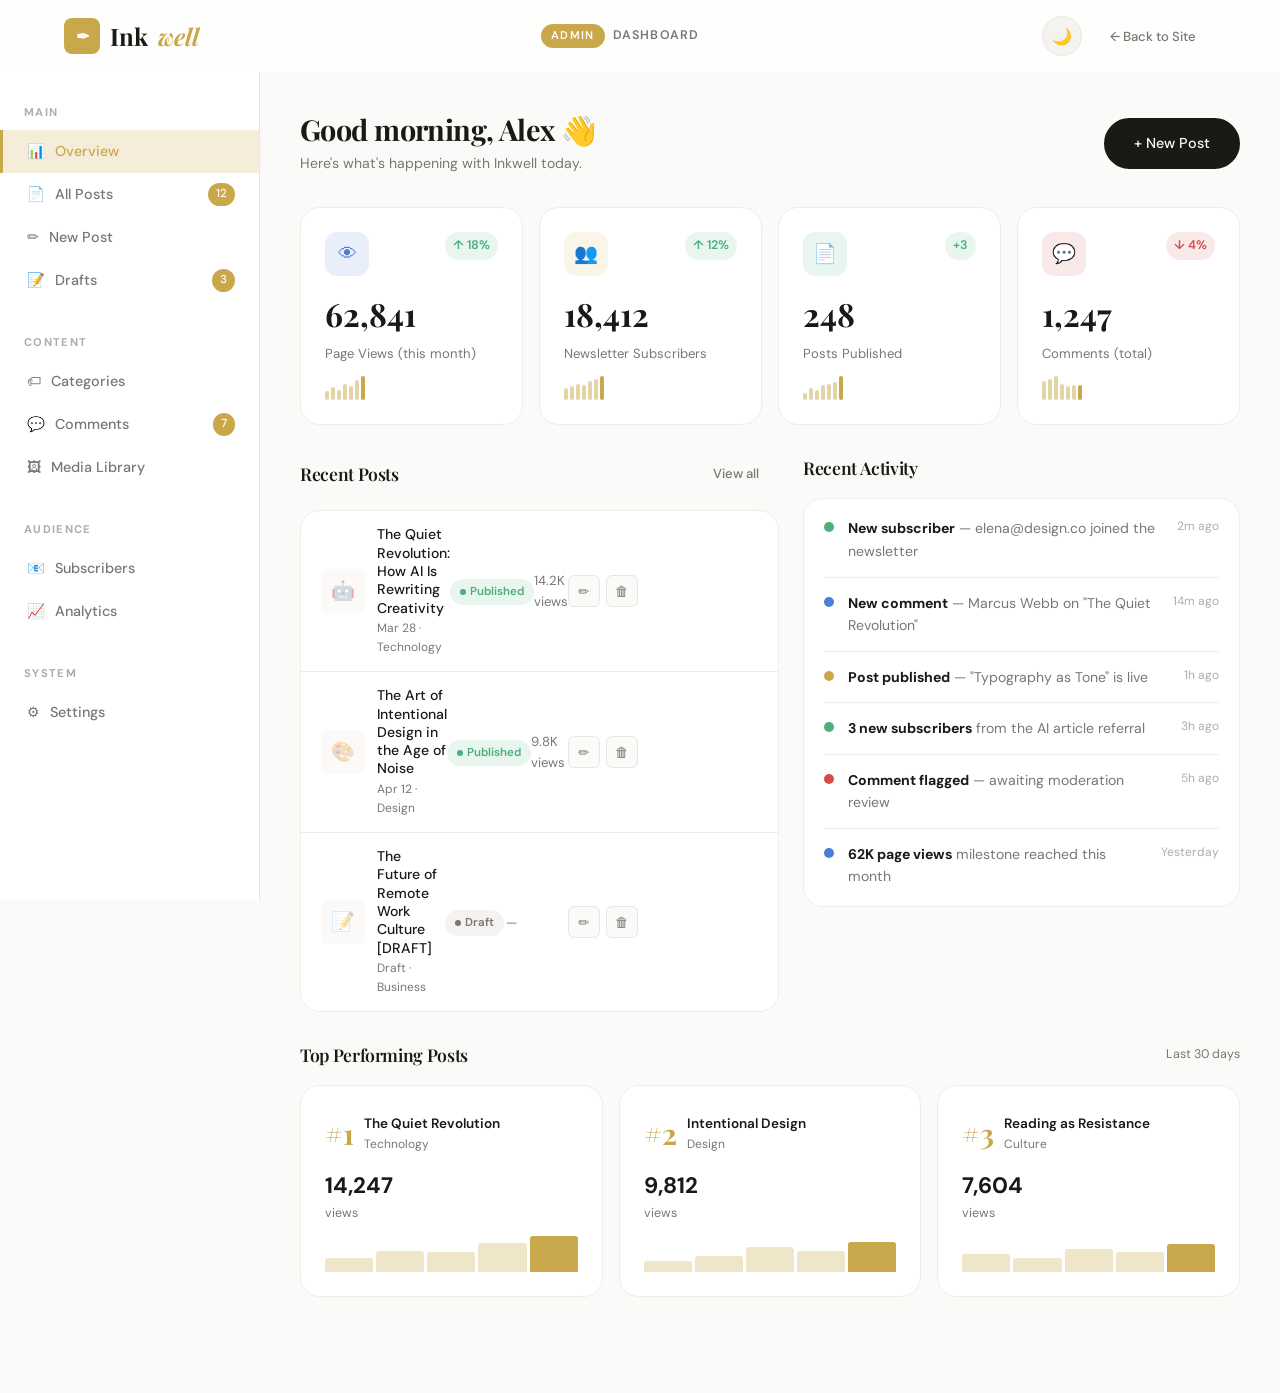
<file: pages/admin.html>
<!DOCTYPE html>
<html lang="en">
<head>
  <meta charset="UTF-8" />
  <meta name="viewport" content="width=device-width, initial-scale=1.0" />
  <title>Dashboard — Inkwell</title>
  <link rel="preconnect" href="https://fonts.googleapis.com" />
  <link rel="preconnect" href="https://fonts.gstatic.com" crossorigin />
  <link href="https://fonts.googleapis.com/css2?family=Playfair+Display:ital,wght@0,400;0,600;0,700;1,400;1,600&family=DM+Sans:wght@300;400;500;600&family=DM+Mono:wght@400;500&display=swap" rel="stylesheet" />
  <link rel="stylesheet" href="../css/style.css" />
  <style>
    /* Mini chart bars */
    .mini-chart { display:flex; gap:3px; align-items:flex-end; height:36px; }
    .mini-bar {
      flex:1; border-radius:3px 3px 0 0;
      background: var(--accent); opacity:0.3;
      transition: opacity 0.2s;
    }
    .mini-bar:hover { opacity:1; }
    .mini-bar.active { opacity:1; }
    /* Activity feed */
    .activity-feed { display:flex; flex-direction:column; gap:0; }
    .activity-item {
      display:flex; gap:14px; align-items:flex-start;
      padding:14px 0; border-bottom:1px solid var(--border-light);
    }
    .activity-item:last-child { border-bottom:none; }
    .activity-dot {
      width:10px; height:10px; border-radius:50%; margin-top:5px;
      flex-shrink:0; background:var(--accent);
    }
    .activity-dot.blue { background:var(--blue); }
    .activity-dot.green { background:var(--green); }
    .activity-dot.red { background:var(--red); }
    .activity-text { font-size:0.88rem; color:var(--text-muted); flex:1; }
    .activity-text strong { color:var(--text); }
    .activity-time { font-size:0.75rem; color:var(--text-light); white-space:nowrap; }
    /* Tags input */
    .tags-input {
      display:flex; flex-wrap:wrap; gap:6px; align-items:center;
      padding:8px 12px; border:1px solid var(--border); border-radius:var(--radius-sm);
      background:var(--bg); min-height:44px; cursor:text;
    }
    .tags-input:focus-within { border-color:var(--accent); box-shadow:0 0 0 3px var(--accent-light); }
    .tag-pill {
      display:flex; align-items:center; gap:4px;
      background:var(--accent-light); color:var(--accent);
      padding:2px 10px; border-radius:100px; font-size:0.78rem; font-weight:600;
    }
    .tag-remove { cursor:pointer; opacity:0.6; }
    .tag-remove:hover { opacity:1; }
    .tags-input input {
      flex:1; min-width:80px; border:none; outline:none;
      background:transparent; color:var(--text); font-size:0.88rem;
    }
    /* Seo score */
    .seo-score {
      display:flex; align-items:center; gap:12px; margin-top:8px;
    }
    .seo-bar { flex:1; height:6px; background:var(--border); border-radius:3px; overflow:hidden; }
    .seo-fill { height:100%; border-radius:3px; background:var(--green); }
    /* Stats sparkline */
    .sparkline { display:flex; gap:2px; align-items:flex-end; height:24px; }
    .spark-bar { width:4px; border-radius:2px; background:var(--accent); opacity:0.5; }
    .spark-bar:last-child { opacity:1; }
  </style>
</head>
<body>

<div class="page-loader" id="loader"><div class="loader-logo">Ink<em>well</em></div></div>
<button class="back-top" id="backTop">↑</button>

<!-- TOP NAV (admin variant) -->
<nav class="nav scrolled" id="mainNav" style="background:var(--surface-glass);backdrop-filter:blur(20px)">
  <div class="nav-inner">
    <a href="../index.html" class="logo"><div class="logo-icon">✒</div>Ink<em>well</em></a>
    <div style="font-size:0.78rem;font-weight:600;text-transform:uppercase;letter-spacing:0.1em;color:var(--text-muted);display:flex;align-items:center;gap:8px">
      <span style="padding:3px 10px;border-radius:100px;background:var(--accent);color:white;font-size:0.7rem">Admin</span>
      Dashboard
    </div>
    <div class="nav-actions">
      <button class="theme-toggle" id="themeToggle">🌙</button>
      <a href="../index.html" class="btn btn-ghost btn-sm">← Back to Site</a>
    </div>
  </div>
</nav>

<!-- ADMIN LAYOUT -->
<div class="admin-layout">

  <!-- SIDEBAR -->
  <aside class="admin-sidebar">
    <div class="admin-nav-section">
      <div class="admin-nav-label">Main</div>
      <div class="admin-nav-item active" data-panel="overview">
        <span>📊</span> Overview
      </div>
      <div class="admin-nav-item" data-panel="posts">
        <span>📄</span> All Posts
        <span class="nav-badge">12</span>
      </div>
      <div class="admin-nav-item" data-panel="new-post">
        <span>✏️</span> New Post
      </div>
      <div class="admin-nav-item" data-panel="drafts">
        <span>📝</span> Drafts
        <span class="nav-badge">3</span>
      </div>
    </div>
    <div class="admin-nav-section">
      <div class="admin-nav-label">Content</div>
      <div class="admin-nav-item" data-panel="categories">
        <span>🏷</span> Categories
      </div>
      <div class="admin-nav-item" data-panel="comments">
        <span>💬</span> Comments
        <span class="nav-badge">7</span>
      </div>
      <div class="admin-nav-item" data-panel="media">
        <span>🖼</span> Media Library
      </div>
    </div>
    <div class="admin-nav-section">
      <div class="admin-nav-label">Audience</div>
      <div class="admin-nav-item" data-panel="subscribers">
        <span>📧</span> Subscribers
      </div>
      <div class="admin-nav-item" data-panel="analytics">
        <span>📈</span> Analytics
      </div>
    </div>
    <div class="admin-nav-section">
      <div class="admin-nav-label">System</div>
      <div class="admin-nav-item" data-panel="settings">
        <span>⚙️</span> Settings
      </div>
    </div>
  </aside>

  <!-- MAIN CONTENT -->
  <main class="admin-main">

    <!-- ═══ OVERVIEW PANEL ═══ -->
    <div id="panel-overview" class="admin-panel">
      <div class="admin-topbar">
        <div>
          <h1>Good morning, Alex 👋</h1>
          <p style="font-size:0.88rem;color:var(--text-muted);margin-top:4px">Here's what's happening with Inkwell today.</p>
        </div>
        <a href="#" class="btn btn-primary" onclick="document.querySelector('[data-panel=new-post]').click();return false">+ New Post</a>
      </div>

      <!-- Stats Cards -->
      <div class="admin-stats">
        <div class="stat-card">
          <div class="stat-card-top">
            <div class="stat-icon" style="background:rgba(74,127,212,0.12);color:var(--blue)">👁</div>
            <div class="stat-change up">↑ 18%</div>
          </div>
          <div class="stat-num">62,841</div>
          <div class="stat-label">Page Views (this month)</div>
          <div class="sparkline" style="margin-top:12px">
            <div class="spark-bar" style="height:40%"></div>
            <div class="spark-bar" style="height:55%"></div>
            <div class="spark-bar" style="height:45%"></div>
            <div class="spark-bar" style="height:70%"></div>
            <div class="spark-bar" style="height:60%"></div>
            <div class="spark-bar" style="height:85%"></div>
            <div class="spark-bar" style="height:100%"></div>
          </div>
        </div>
        <div class="stat-card">
          <div class="stat-card-top">
            <div class="stat-icon" style="background:rgba(201,168,76,0.12);color:var(--accent)">👥</div>
            <div class="stat-change up">↑ 12%</div>
          </div>
          <div class="stat-num">18,412</div>
          <div class="stat-label">Newsletter Subscribers</div>
          <div class="sparkline" style="margin-top:12px">
            <div class="spark-bar" style="height:50%"></div>
            <div class="spark-bar" style="height:60%"></div>
            <div class="spark-bar" style="height:70%"></div>
            <div class="spark-bar" style="height:65%"></div>
            <div class="spark-bar" style="height:80%"></div>
            <div class="spark-bar" style="height:88%"></div>
            <div class="spark-bar" style="height:100%"></div>
          </div>
        </div>
        <div class="stat-card">
          <div class="stat-card-top">
            <div class="stat-icon" style="background:rgba(76,175,125,0.12);color:var(--green)">📄</div>
            <div class="stat-change up">+3</div>
          </div>
          <div class="stat-num">248</div>
          <div class="stat-label">Posts Published</div>
          <div class="sparkline" style="margin-top:12px">
            <div class="spark-bar" style="height:30%"></div>
            <div class="spark-bar" style="height:50%"></div>
            <div class="spark-bar" style="height:45%"></div>
            <div class="spark-bar" style="height:65%"></div>
            <div class="spark-bar" style="height:70%"></div>
            <div class="spark-bar" style="height:75%"></div>
            <div class="spark-bar" style="height:100%"></div>
          </div>
        </div>
        <div class="stat-card">
          <div class="stat-card-top">
            <div class="stat-icon" style="background:rgba(214,76,76,0.12);color:var(--red)">💬</div>
            <div class="stat-change down">↓ 4%</div>
          </div>
          <div class="stat-num">1,247</div>
          <div class="stat-label">Comments (total)</div>
          <div class="sparkline" style="margin-top:12px">
            <div class="spark-bar" style="height:80%"></div>
            <div class="spark-bar" style="height:90%"></div>
            <div class="spark-bar" style="height:100%"></div>
            <div class="spark-bar" style="height:70%"></div>
            <div class="spark-bar" style="height:60%"></div>
            <div class="spark-bar" style="height:65%"></div>
            <div class="spark-bar" style="height:62%"></div>
          </div>
        </div>
      </div>

      <!-- Two Columns -->
      <div style="display:grid;grid-template-columns:1fr 1fr;gap:24px">
        <!-- Recent Posts -->
        <div class="admin-section">
          <div class="admin-section-header">
            <h3>Recent Posts</h3>
            <button class="btn btn-ghost btn-sm" onclick="document.querySelector('[data-panel=posts]').click()">View all</button>
          </div>
          <div class="admin-post-table">
            <div class="table-row">
              <div class="post-title-cell">
                <div class="post-thumb-sm">🤖</div>
                <div><div class="post-title-text">The Quiet Revolution: How AI Is Rewriting Creativity</div>
                <div class="post-title-meta">Mar 28 · Technology</div></div>
              </div>
              <div><span class="status-badge published">Published</span></div>
              <div style="font-size:0.82rem;color:var(--text-muted)">14.2K views</div>
              <div class="table-actions">
                <button class="action-btn edit" title="Edit">✏</button>
                <button class="action-btn delete" title="Delete">🗑</button>
              </div>
            </div>
            <div class="table-row">
              <div class="post-title-cell">
                <div class="post-thumb-sm">🎨</div>
                <div><div class="post-title-text">The Art of Intentional Design in the Age of Noise</div>
                <div class="post-title-meta">Apr 12 · Design</div></div>
              </div>
              <div><span class="status-badge published">Published</span></div>
              <div style="font-size:0.82rem;color:var(--text-muted)">9.8K views</div>
              <div class="table-actions">
                <button class="action-btn edit">✏</button>
                <button class="action-btn delete">🗑</button>
              </div>
            </div>
            <div class="table-row">
              <div class="post-title-cell">
                <div class="post-thumb-sm">📝</div>
                <div><div class="post-title-text">The Future of Remote Work Culture [DRAFT]</div>
                <div class="post-title-meta">Draft · Business</div></div>
              </div>
              <div><span class="status-badge draft">Draft</span></div>
              <div style="font-size:0.82rem;color:var(--text-muted)">—</div>
              <div class="table-actions">
                <button class="action-btn edit">✏</button>
                <button class="action-btn delete">🗑</button>
              </div>
            </div>
          </div>
        </div>

        <!-- Activity Feed -->
        <div class="admin-section">
          <div class="admin-section-header">
            <h3>Recent Activity</h3>
          </div>
          <div class="sidebar-widget" style="padding:0;border:1px solid var(--border-light)">
            <div class="activity-feed" style="padding:4px 20px">
              <div class="activity-item">
                <div class="activity-dot green"></div>
                <div class="activity-text"><strong>New subscriber</strong> — elena@design.co joined the newsletter</div>
                <div class="activity-time">2m ago</div>
              </div>
              <div class="activity-item">
                <div class="activity-dot blue"></div>
                <div class="activity-text"><strong>New comment</strong> — Marcus Webb on "The Quiet Revolution"</div>
                <div class="activity-time">14m ago</div>
              </div>
              <div class="activity-item">
                <div class="activity-dot"></div>
                <div class="activity-text"><strong>Post published</strong> — "Typography as Tone" is live</div>
                <div class="activity-time">1h ago</div>
              </div>
              <div class="activity-item">
                <div class="activity-dot green"></div>
                <div class="activity-text"><strong>3 new subscribers</strong> from the AI article referral</div>
                <div class="activity-time">3h ago</div>
              </div>
              <div class="activity-item">
                <div class="activity-dot red"></div>
                <div class="activity-text"><strong>Comment flagged</strong> — awaiting moderation review</div>
                <div class="activity-time">5h ago</div>
              </div>
              <div class="activity-item">
                <div class="activity-dot blue"></div>
                <div class="activity-text"><strong>62K page views</strong> milestone reached this month</div>
                <div class="activity-time">Yesterday</div>
              </div>
            </div>
          </div>
        </div>
      </div>

      <!-- Top Posts -->
      <div class="admin-section">
        <div class="admin-section-header">
          <h3>Top Performing Posts</h3>
          <span style="font-size:0.78rem;color:var(--text-muted)">Last 30 days</span>
        </div>
        <div style="display:grid;grid-template-columns:repeat(3,1fr);gap:16px">
          <div class="sidebar-widget">
            <div style="display:flex;align-items:center;gap:10px;margin-bottom:12px">
              <span style="font-family:var(--font-display);font-size:1.8rem;font-weight:700;color:var(--accent)">#1</span>
              <div><div style="font-size:0.85rem;font-weight:600">The Quiet Revolution</div>
              <div style="font-size:0.75rem;color:var(--text-muted)">Technology</div></div>
            </div>
            <div style="font-size:1.4rem;font-weight:700;color:var(--text)">14,247</div>
            <div style="font-size:0.78rem;color:var(--text-muted)">views</div>
            <div class="mini-chart" style="margin-top:12px">
              <div class="mini-bar" style="height:40%"></div>
              <div class="mini-bar" style="height:60%"></div>
              <div class="mini-bar" style="height:55%"></div>
              <div class="mini-bar" style="height:80%"></div>
              <div class="mini-bar active" style="height:100%"></div>
            </div>
          </div>
          <div class="sidebar-widget">
            <div style="display:flex;align-items:center;gap:10px;margin-bottom:12px">
              <span style="font-family:var(--font-display);font-size:1.8rem;font-weight:700;color:var(--accent)">#2</span>
              <div><div style="font-size:0.85rem;font-weight:600">Intentional Design</div>
              <div style="font-size:0.75rem;color:var(--text-muted)">Design</div></div>
            </div>
            <div style="font-size:1.4rem;font-weight:700;color:var(--text)">9,812</div>
            <div style="font-size:0.78rem;color:var(--text-muted)">views</div>
            <div class="mini-chart" style="margin-top:12px">
              <div class="mini-bar" style="height:30%"></div>
              <div class="mini-bar" style="height:45%"></div>
              <div class="mini-bar" style="height:70%"></div>
              <div class="mini-bar" style="height:60%"></div>
              <div class="mini-bar active" style="height:85%"></div>
            </div>
          </div>
          <div class="sidebar-widget">
            <div style="display:flex;align-items:center;gap:10px;margin-bottom:12px">
              <span style="font-family:var(--font-display);font-size:1.8rem;font-weight:700;color:var(--accent)">#3</span>
              <div><div style="font-size:0.85rem;font-weight:600">Reading as Resistance</div>
              <div style="font-size:0.75rem;color:var(--text-muted)">Culture</div></div>
            </div>
            <div style="font-size:1.4rem;font-weight:700;color:var(--text)">7,604</div>
            <div style="font-size:0.78rem;color:var(--text-muted)">views</div>
            <div class="mini-chart" style="margin-top:12px">
              <div class="mini-bar" style="height:50%"></div>
              <div class="mini-bar" style="height:40%"></div>
              <div class="mini-bar" style="height:65%"></div>
              <div class="mini-bar" style="height:55%"></div>
              <div class="mini-bar active" style="height:78%"></div>
            </div>
          </div>
        </div>
      </div>
    </div>

    <!-- ═══ ALL POSTS PANEL ═══ -->
    <div id="panel-posts" class="admin-panel hidden">
      <div class="admin-topbar">
        <div>
          <h1>All Posts</h1>
          <p style="font-size:0.88rem;color:var(--text-muted);margin-top:4px">Manage your published and draft articles.</p>
        </div>
        <button class="btn btn-primary" onclick="document.querySelector('[data-panel=new-post]').click()">+ New Post</button>
      </div>

      <!-- Search & Filter -->
      <div style="display:flex;gap:12px;margin-bottom:20px;flex-wrap:wrap">
        <div class="search-box" style="max-width:300px">
          <span class="search-icon">🔍</span>
          <input type="text" placeholder="Search posts…" />
        </div>
        <select class="editor-select" style="width:auto;padding:10px 32px 10px 14px">
          <option>All Status</option>
          <option>Published</option>
          <option>Draft</option>
          <option>Scheduled</option>
        </select>
        <select class="editor-select" style="width:auto;padding:10px 32px 10px 14px">
          <option>All Categories</option>
          <option>Design</option>
          <option>Technology</option>
          <option>Culture</option>
          <option>Lifestyle</option>
        </select>
      </div>

      <div class="admin-post-table">
        <div class="table-head">
          <div>Post</div>
          <div class="col-category">Category</div>
          <div>Status</div>
          <div class="col-views">Views</div>
          <div>Actions</div>
        </div>
        <div class="table-row">
          <div class="post-title-cell">
            <div class="post-thumb-sm">🤖</div>
            <div><div class="post-title-text">The Quiet Revolution: How AI Is Rewriting Human Creativity</div>
            <div class="post-title-meta">Mar 28, 2025</div></div>
          </div>
          <div class="col-category"><span class="tag">Technology</span></div>
          <div><span class="status-badge published">Published</span></div>
          <div class="col-views" style="font-size:0.82rem;color:var(--text-muted)">14,247</div>
          <div class="table-actions">
            <button class="action-btn edit" title="Edit">✏</button>
            <button class="action-btn" title="Preview">👁</button>
            <button class="action-btn delete" title="Delete">🗑</button>
          </div>
        </div>
        <div class="table-row">
          <div class="post-title-cell">
            <div class="post-thumb-sm">🎨</div>
            <div><div class="post-title-text">The Art of Intentional Design in the Age of Noise</div>
            <div class="post-title-meta">Apr 12, 2025</div></div>
          </div>
          <div class="col-category"><span class="tag">Design</span></div>
          <div><span class="status-badge published">Published</span></div>
          <div class="col-views" style="font-size:0.82rem;color:var(--text-muted)">9,812</div>
          <div class="table-actions">
            <button class="action-btn edit">✏</button>
            <button class="action-btn">👁</button>
            <button class="action-btn delete">🗑</button>
          </div>
        </div>
        <div class="table-row">
          <div class="post-title-cell">
            <div class="post-thumb-sm">🏙️</div>
            <div><div class="post-title-text">Slow Cities: Rediscovering the Joy of Getting Lost</div>
            <div class="post-title-meta">Mar 21, 2025</div></div>
          </div>
          <div class="col-category"><span class="tag">Culture</span></div>
          <div><span class="status-badge published">Published</span></div>
          <div class="col-views" style="font-size:0.82rem;color:var(--text-muted)">7,604</div>
          <div class="table-actions">
            <button class="action-btn edit">✏</button>
            <button class="action-btn">👁</button>
            <button class="action-btn delete">🗑</button>
          </div>
        </div>
        <div class="table-row">
          <div class="post-title-cell">
            <div class="post-thumb-sm">💼</div>
            <div><div class="post-title-text">The Future of Remote Work Culture</div>
            <div class="post-title-meta">Scheduled · May 1, 2025</div></div>
          </div>
          <div class="col-category"><span class="tag">Business</span></div>
          <div><span class="status-badge scheduled">Scheduled</span></div>
          <div class="col-views" style="font-size:0.82rem;color:var(--text-muted)">—</div>
          <div class="table-actions">
            <button class="action-btn edit">✏</button>
            <button class="action-btn">👁</button>
            <button class="action-btn delete">🗑</button>
          </div>
        </div>
        <div class="table-row">
          <div class="post-title-cell">
            <div class="post-thumb-sm">📝</div>
            <div><div class="post-title-text">On the Courage to Write the Ugly First Draft</div>
            <div class="post-title-meta">Draft</div></div>
          </div>
          <div class="col-category"><span class="tag">Writing</span></div>
          <div><span class="status-badge draft">Draft</span></div>
          <div class="col-views" style="font-size:0.82rem;color:var(--text-muted)">—</div>
          <div class="table-actions">
            <button class="action-btn edit">✏</button>
            <button class="action-btn">👁</button>
            <button class="action-btn delete">🗑</button>
          </div>
        </div>
      </div>
    </div>

    <!-- ═══ NEW POST PANEL ═══ -->
    <div id="panel-new-post" class="admin-panel hidden">
      <div class="admin-topbar">
        <div>
          <h1>New Post</h1>
          <p style="font-size:0.88rem;color:var(--text-muted);margin-top:4px">Write and publish a new article.</p>
        </div>
        <div style="display:flex;gap:8px">
          <button class="btn btn-outline btn-sm" onclick="showToast('Saved as draft.','success')">Save Draft</button>
          <button class="btn btn-accent" id="publishBtn">Publish →</button>
        </div>
      </div>

      <div class="editor-body">
        <!-- Editor -->
        <div class="editor-form">
          <div class="form-group" style="margin-bottom:0">
            <input type="text" id="postTitle" placeholder="Post title…"
              style="font-family:var(--font-display);font-size:1.8rem;font-weight:700;padding:16px;border:none;border-bottom:2px solid var(--border);border-radius:0;background:transparent;width:100%;color:var(--text);outline:none"
              onfocus="this.style.borderBottomColor='var(--accent)'"
              onblur="this.style.borderBottomColor='var(--border)'" />
          </div>

          <div class="form-group" style="margin-bottom:0">
            <textarea placeholder="Write a short excerpt / description (2–3 sentences)…"
              style="width:100%;padding:14px;border:1px solid var(--border);border-radius:var(--radius);background:var(--bg);color:var(--text);font-size:0.92rem;resize:none;outline:none;min-height:72px;line-height:1.6"
              onfocus="this.style.borderColor='var(--accent)'"
              onblur="this.style.borderColor='var(--border)'"></textarea>
          </div>

          <!-- Rich Text Area -->
          <div class="editor-panel">
            <div class="editor-toolbar">
              <button class="editor-tool active" title="Bold"><strong>B</strong></button>
              <button class="editor-tool" title="Italic"><em>I</em></button>
              <button class="editor-tool" title="Underline"><u>U</u></button>
              <div class="editor-sep"></div>
              <button class="editor-tool" title="Heading 1">H1</button>
              <button class="editor-tool" title="Heading 2">H2</button>
              <button class="editor-tool" title="Heading 3">H3</button>
              <div class="editor-sep"></div>
              <button class="editor-tool" title="Quote">❝</button>
              <button class="editor-tool" title="Code">&lt;/&gt;</button>
              <button class="editor-tool" title="Link">🔗</button>
              <button class="editor-tool" title="Image">🖼</button>
              <div class="editor-sep"></div>
              <button class="editor-tool" title="Bullet list">•—</button>
              <button class="editor-tool" title="Numbered list">1—</button>
              <div class="editor-sep"></div>
              <button class="editor-tool" title="Align left">⬅</button>
              <button class="editor-tool" title="Align center">↔</button>
              <button class="editor-tool" title="Align right">➡</button>
              <div style="margin-left:auto;font-size:0.75rem;color:var(--text-muted)" id="wordCount">0 words</div>
            </div>
            <textarea class="editor-area" id="editorArea"
              placeholder="Start writing your article here…

Use the toolbar above to format your content. Press Enter for new paragraphs.

Tips:
• Keep paragraphs short (3–4 sentences)
• Use headers to break up long sections  
• Lead with your most important idea"></textarea>
          </div>
        </div>

        <!-- Meta Sidebar -->
        <div class="editor-meta">
          <div>
            <div class="meta-label">Status</div>
            <select class="editor-select">
              <option>Draft</option>
              <option>Published</option>
              <option>Scheduled</option>
            </select>
          </div>
          <div>
            <div class="meta-label">Publish Date</div>
            <input type="datetime-local" class="form-group input"
              style="width:100%;padding:10px 14px;border:1px solid var(--border);border-radius:var(--radius-sm);background:var(--bg);color:var(--text);font-size:0.88rem;outline:none" />
          </div>
          <div>
            <div class="meta-label">Category</div>
            <select class="editor-select">
              <option value="">Select category…</option>
              <option>Design</option>
              <option>Technology</option>
              <option>Culture</option>
              <option>Lifestyle</option>
              <option>Business</option>
              <option>Writing</option>
              <option>Science</option>
            </select>
          </div>
          <div>
            <div class="meta-label">Tags</div>
            <div class="tags-input" id="tagsInput">
              <span class="tag-pill">AI<span class="tag-remove" onclick="this.parentElement.remove()">×</span></span>
              <span class="tag-pill">Technology<span class="tag-remove" onclick="this.parentElement.remove()">×</span></span>
              <input type="text" placeholder="Add tag…" onkeydown="handleTagInput(event)" />
            </div>
          </div>
          <div>
            <div class="meta-label">Cover Image</div>
            <div class="cover-upload" id="coverUpload">
              <div class="cover-upload-icon">🖼</div>
              <p>Click to upload or drag &amp; drop</p>
              <p style="font-size:0.75rem;margin-top:4px">PNG, JPG, WebP up to 10MB</p>
            </div>
          </div>
          <div>
            <div class="meta-label">SEO Score</div>
            <div style="font-size:0.82rem;color:var(--text-muted);margin-bottom:8px">Fill in title and content to improve your SEO score.</div>
            <div class="seo-score">
              <div style="font-size:0.85rem;font-weight:600;color:var(--green)">Good</div>
              <div class="seo-bar"><div class="seo-fill" style="width:72%"></div></div>
              <div style="font-size:0.82rem;color:var(--text-muted)">72</div>
            </div>
          </div>
          <div>
            <div class="meta-label">Reading Time</div>
            <div style="font-size:0.88rem;color:var(--text-muted)">Est. <strong id="readTime">—</strong> min read</div>
          </div>
          <button class="btn btn-accent" id="publishBtn2" onclick="document.getElementById('publishBtn').click()" style="justify-content:center">Publish Post →</button>
        </div>
      </div>
    </div>

    <!-- OTHER PANELS (placeholder) -->
    <div id="panel-drafts" class="admin-panel hidden">
      <div class="admin-topbar"><h1>Drafts</h1></div>
      <div style="text-align:center;padding:80px 0">
        <div style="font-size:4rem;margin-bottom:16px">📝</div>
        <h3>3 Drafts in Progress</h3>
        <p style="color:var(--text-muted);margin-top:8px">Pick up where you left off.</p>
        <button class="btn btn-primary" style="margin-top:24px" onclick="document.querySelector('[data-panel=new-post]').click()">+ New Post</button>
      </div>
    </div>
    <div id="panel-categories" class="admin-panel hidden">
      <div class="admin-topbar"><h1>Categories</h1></div>
      <div style="text-align:center;padding:80px 0"><div style="font-size:4rem;margin-bottom:16px">🏷</div><h3>Manage Categories</h3></div>
    </div>
    <div id="panel-comments" class="admin-panel hidden">
      <div class="admin-topbar"><h1>Comments</h1><span class="status-badge scheduled" style="font-size:0.85rem">7 pending moderation</span></div>
      <div style="text-align:center;padding:80px 0"><div style="font-size:4rem;margin-bottom:16px">💬</div><h3>Comment Moderation Queue</h3></div>
    </div>
    <div id="panel-media" class="admin-panel hidden">
      <div class="admin-topbar"><h1>Media Library</h1></div>
      <div style="text-align:center;padding:80px 0"><div style="font-size:4rem;margin-bottom:16px">🖼</div><h3>Media Library</h3></div>
    </div>
    <div id="panel-subscribers" class="admin-panel hidden">
      <div class="admin-topbar"><h1>Subscribers</h1></div>
      <div style="text-align:center;padding:80px 0"><div style="font-size:4rem;margin-bottom:16px">📧</div><h3>18,412 Subscribers</h3></div>
    </div>
    <div id="panel-analytics" class="admin-panel hidden">
      <div class="admin-topbar"><h1>Analytics</h1></div>
      <div style="text-align:center;padding:80px 0"><div style="font-size:4rem;margin-bottom:16px">📈</div><h3>Analytics Dashboard</h3></div>
    </div>
    <div id="panel-settings" class="admin-panel hidden">
      <div class="admin-topbar"><h1>Settings</h1></div>
      <div style="text-align:center;padding:80px 0"><div style="font-size:4rem;margin-bottom:16px">⚙️</div><h3>Site Settings</h3></div>
    </div>

  </main>
</div>

<script src="../js/main.js"></script>
<script>
  window.addEventListener('DOMContentLoaded', () => {
    window.initAdmin();
    // Word count → reading time
    document.getElementById('editorArea')?.addEventListener('input', function() {
      const words = this.value.trim().split(/\s+/).filter(Boolean).length;
      const mins = Math.max(1, Math.ceil(words / 200));
      const el = document.getElementById('readTime');
      if (el) el.textContent = mins;
    });
  });

  function handleTagInput(e) {
    if (e.key !== 'Enter' && e.key !== ',') return;
    e.preventDefault();
    const val = e.target.value.trim().replace(',', '');
    if (!val) return;
    const pill = document.createElement('span');
    pill.className = 'tag-pill';
    pill.innerHTML = `${val}<span class="tag-remove" onclick="this.parentElement.remove()">×</span>`;
    e.target.parentElement.insertBefore(pill, e.target);
    e.target.value = '';
  }
</script>
</body>
</html>
</file>
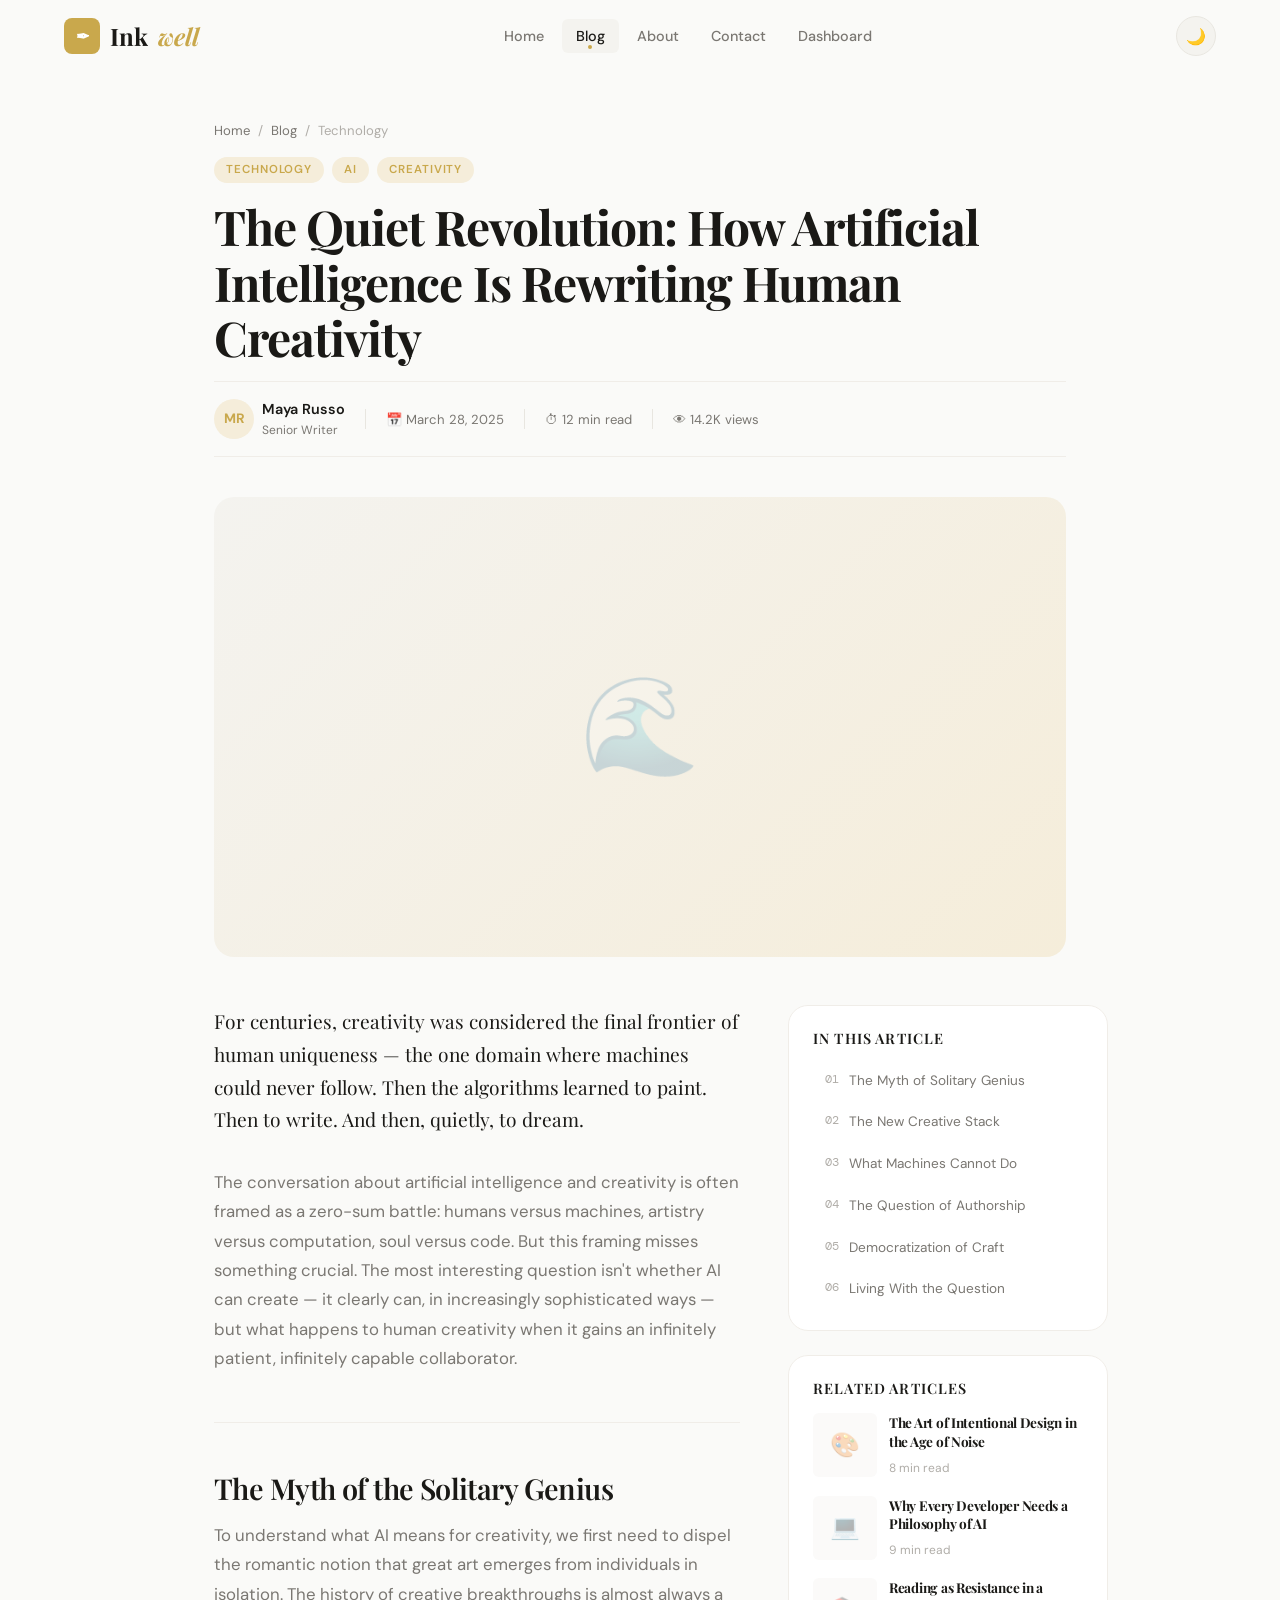
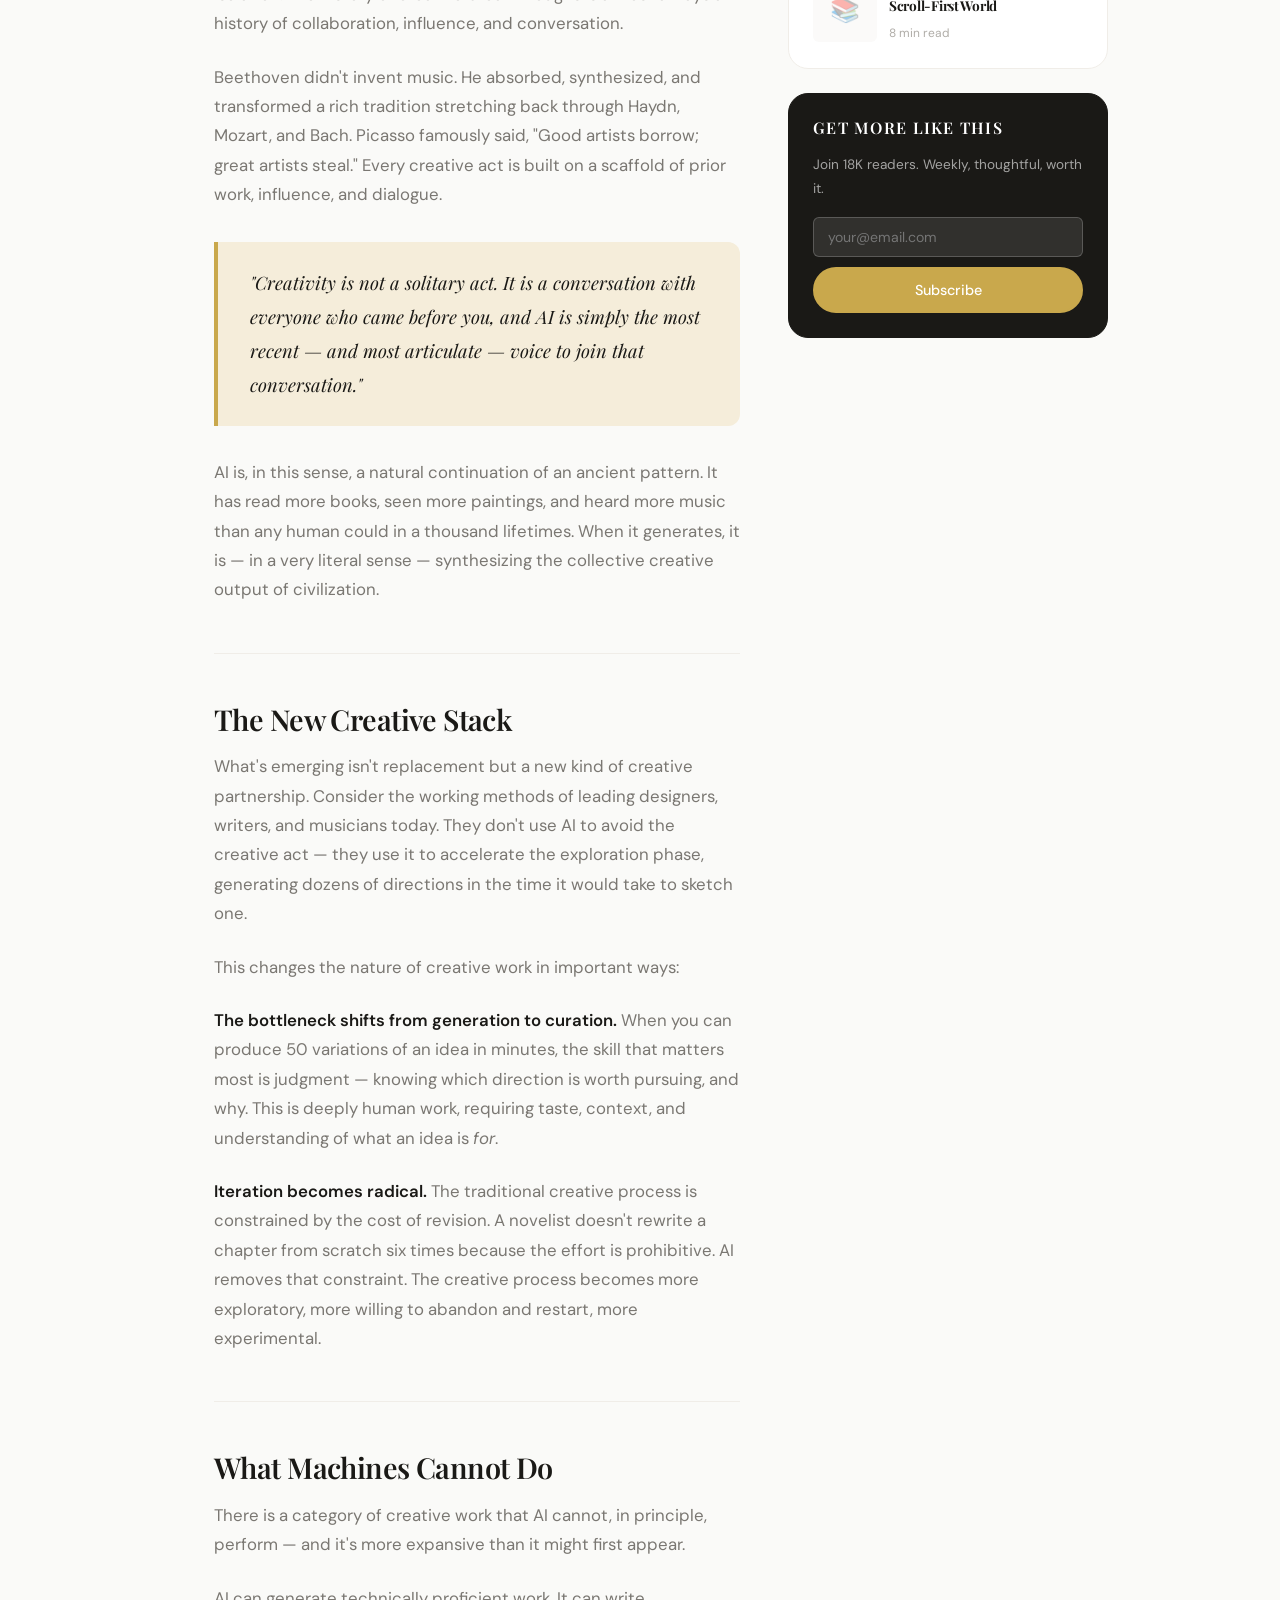
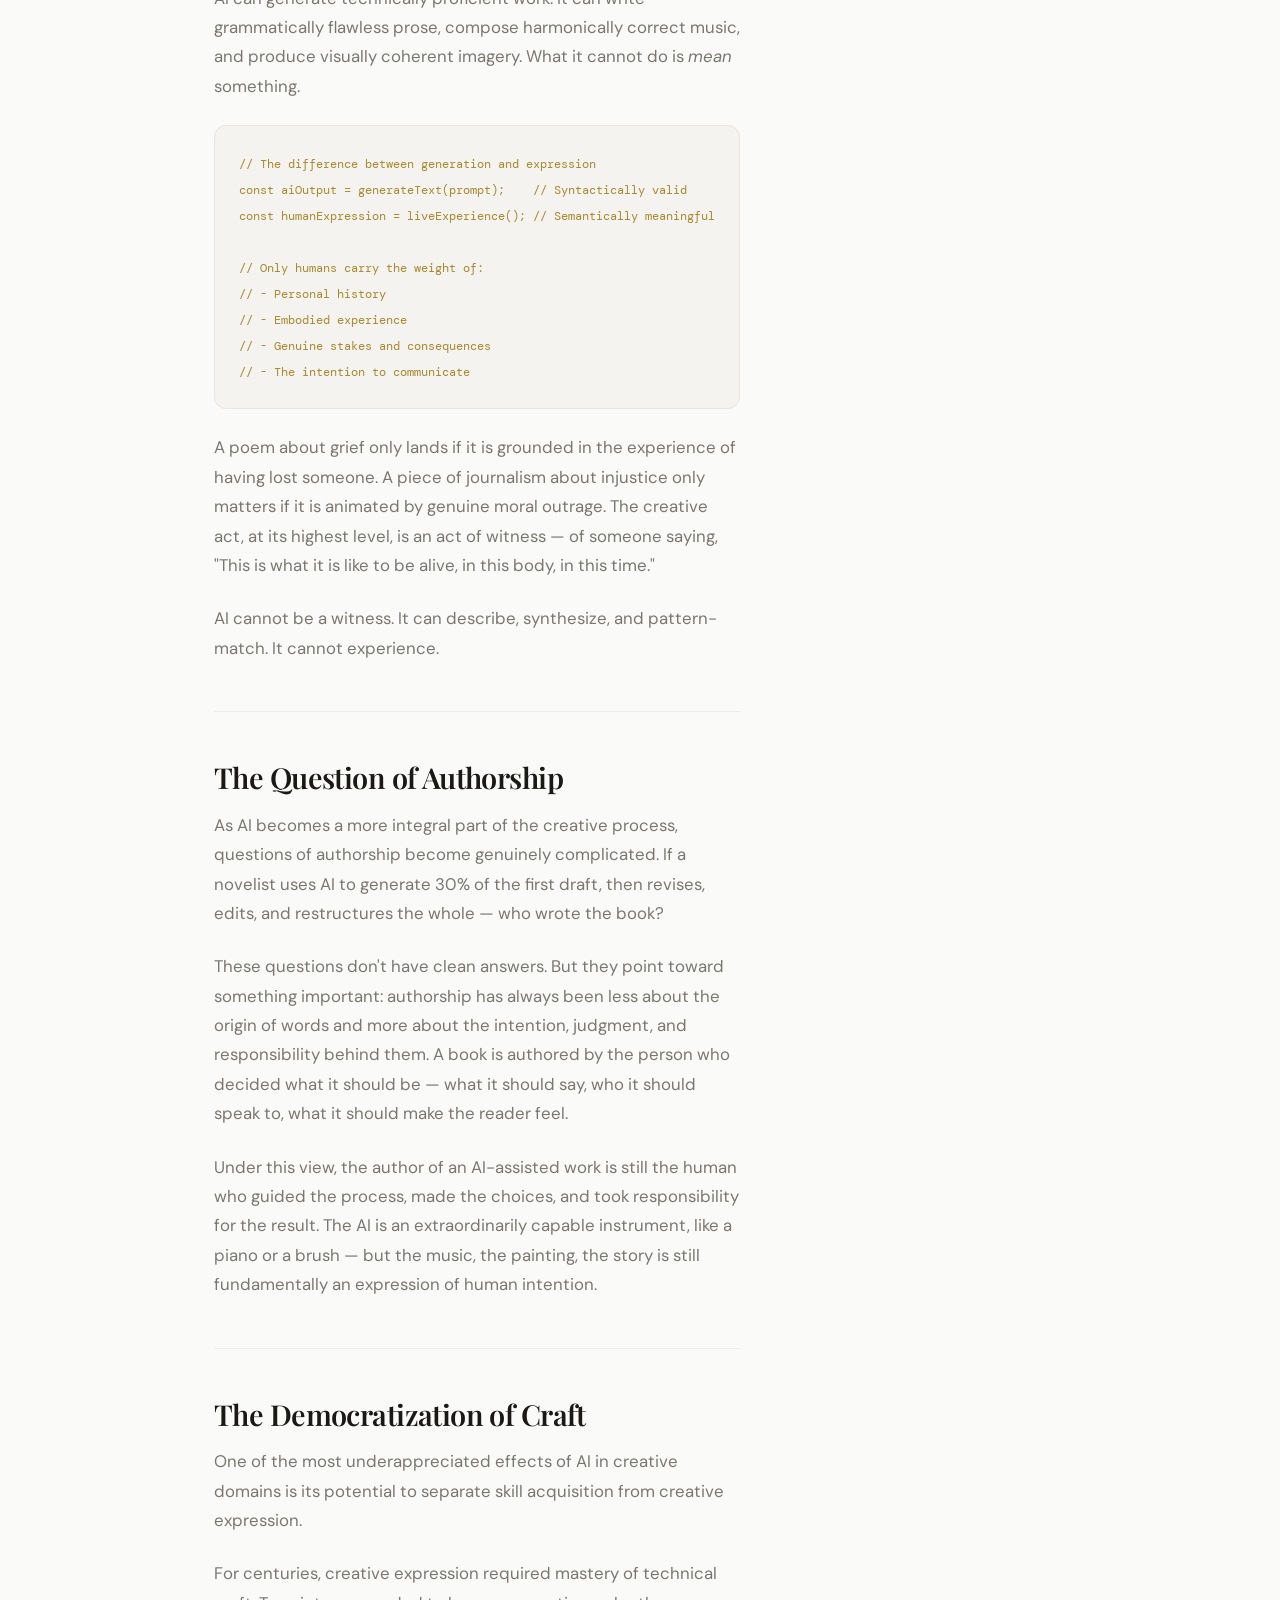
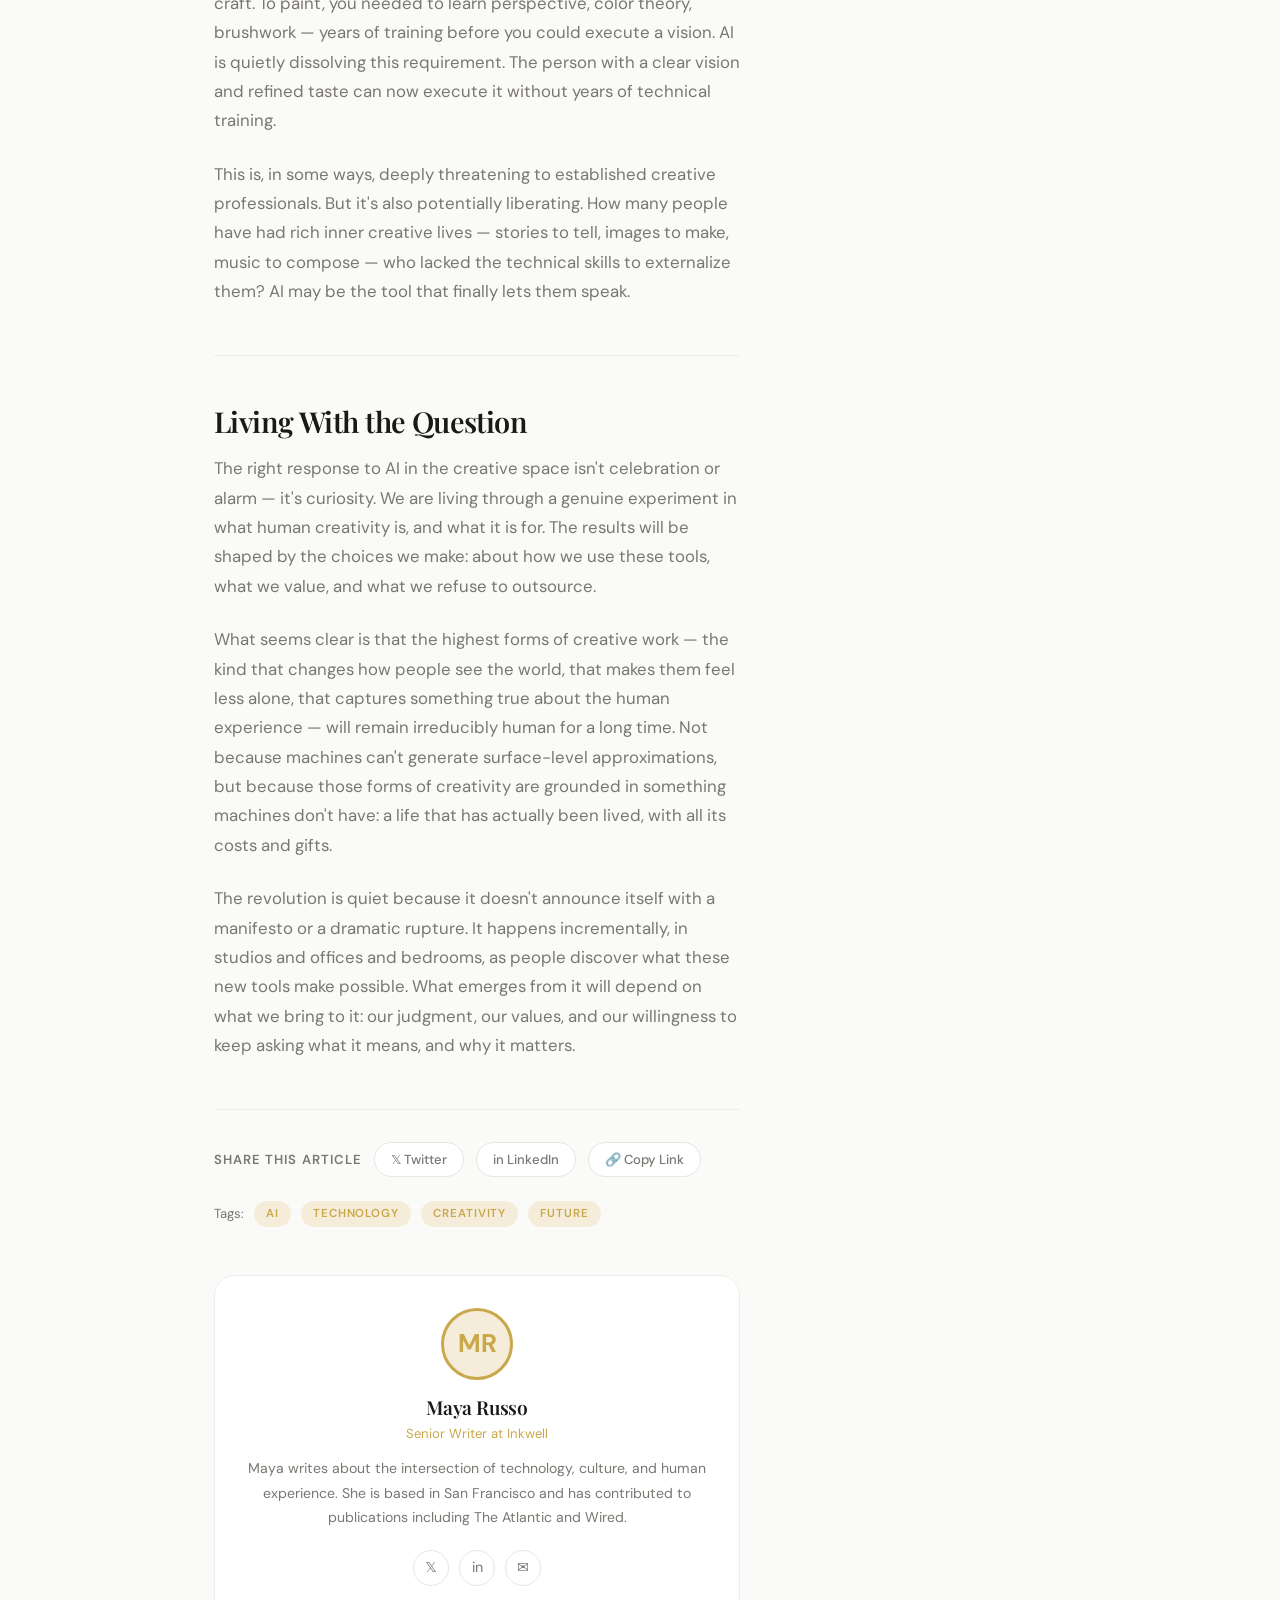
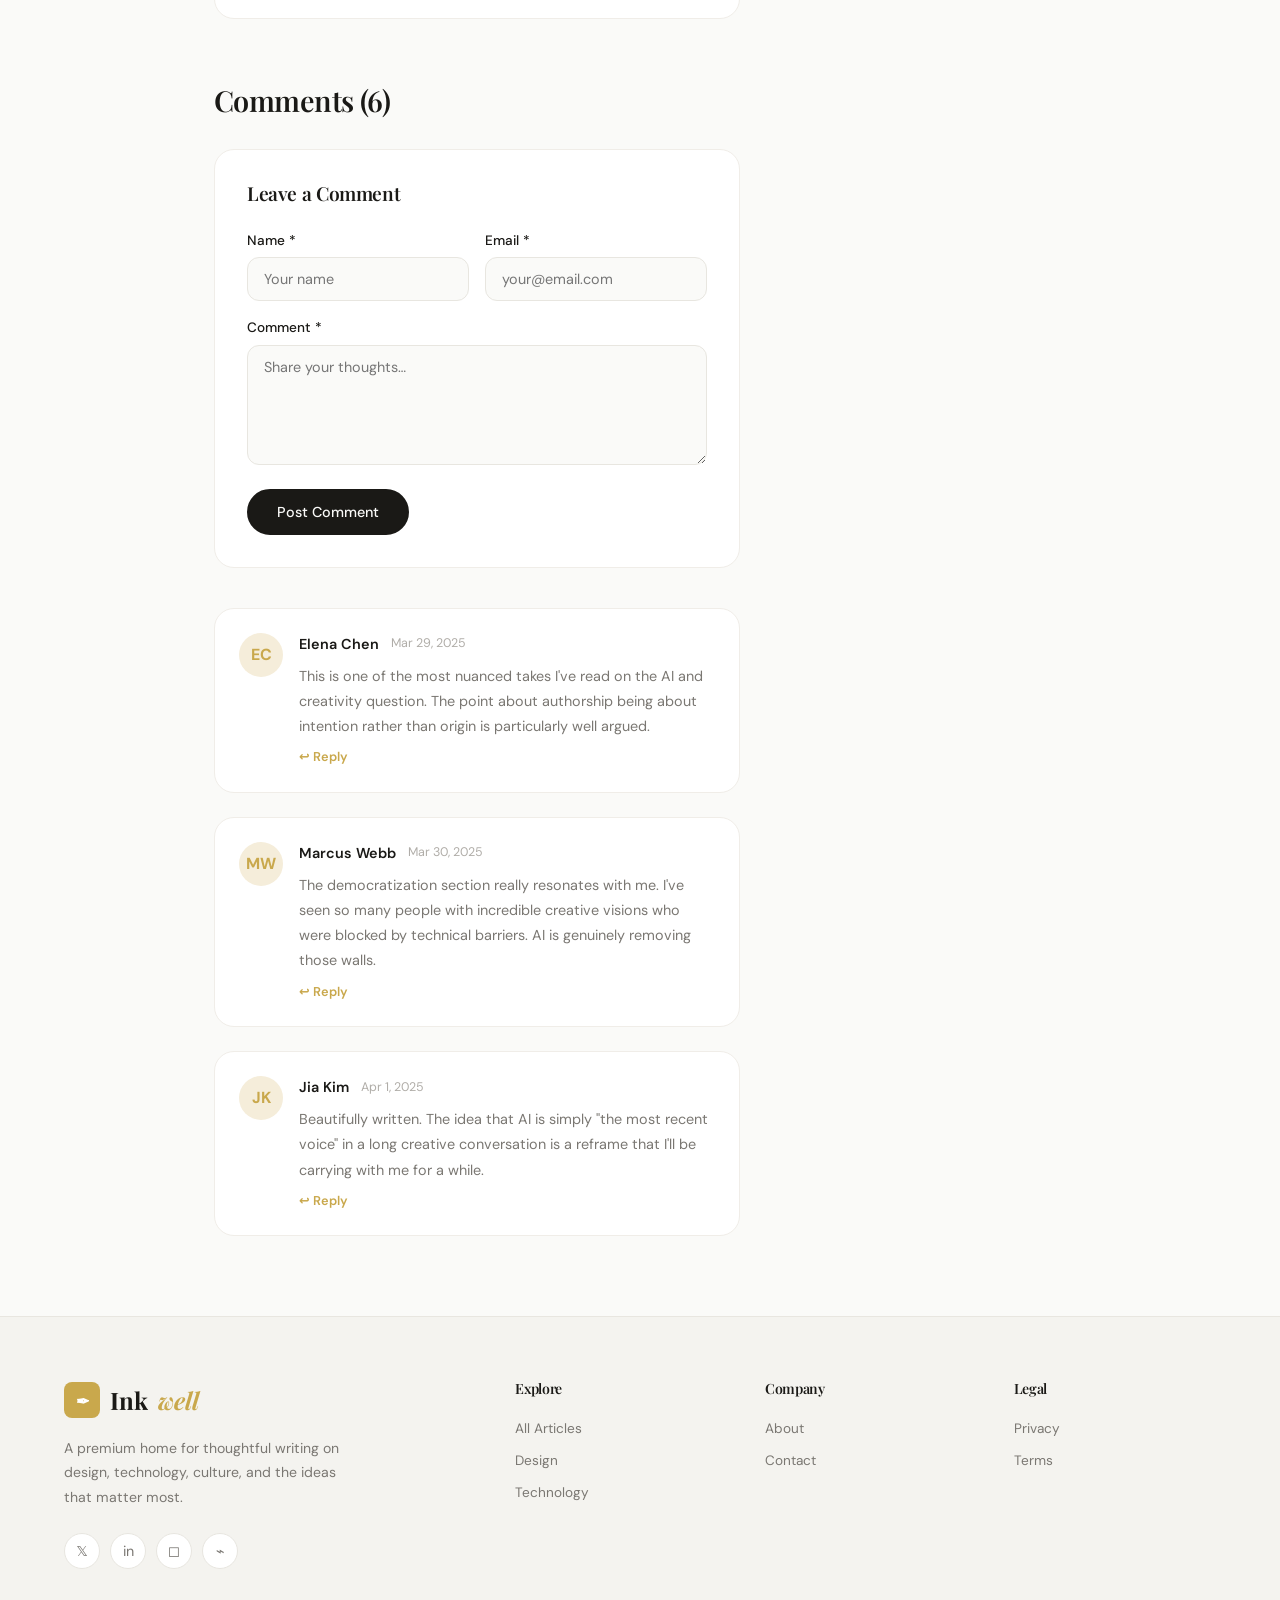
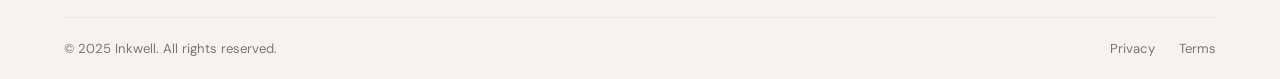
<file: pages/blog-post.html>
<!DOCTYPE html>
<html lang="en">
<head>
  <meta charset="UTF-8" />
  <meta name="viewport" content="width=device-width, initial-scale=1.0" />
  <title>The Quiet Revolution: How AI Is Rewriting Human Creativity — Inkwell</title>
  <meta name="description" content="For centuries, creativity was considered the final frontier of human uniqueness. Then came the machines." />
  <link rel="preconnect" href="https://fonts.googleapis.com" />
  <link rel="preconnect" href="https://fonts.gstatic.com" crossorigin />
  <link href="https://fonts.googleapis.com/css2?family=Playfair+Display:ital,wght@0,400;0,600;0,700;1,400;1,600&family=DM+Sans:wght@300;400;500;600&family=DM+Mono:wght@400;500&display=swap" rel="stylesheet" />
  <link rel="stylesheet" href="../css/style.css" />
</head>
<body>

<div class="page-loader" id="loader"><div class="loader-logo">Ink<em>well</em></div></div>
<button class="back-top" id="backTop">↑</button>

<nav class="nav scrolled" id="mainNav">
  <div class="nav-inner">
    <a href="../index.html" class="logo"><div class="logo-icon">✒</div>Ink<em>well</em></a>
    <ul class="nav-links">
      <li><a href="../index.html">Home</a></li>
      <li><a href="blog.html" class="active">Blog</a></li>
      <li><a href="about.html">About</a></li>
      <li><a href="contact.html">Contact</a></li>
      <li><a href="admin.html">Dashboard</a></li>
    </ul>
    <div class="nav-actions">
      <button class="theme-toggle" id="themeToggle">🌙</button>
      <button class="hamburger" id="hamburger"><span></span><span></span><span></span></button>
    </div>
  </div>
</nav>
<div class="mobile-menu" id="mobileMenu">
  <a href="../index.html">Home</a><a href="blog.html">Blog</a>
  <a href="about.html">About</a><a href="contact.html">Contact</a>
</div>

<!-- POST HEADER -->
<header style="padding: calc(var(--nav-h) + 48px) 0 0; background: var(--bg);">
  <div class="container" style="max-width:900px">
    <div class="breadcrumb">
      <a href="../index.html">Home</a><span>/</span>
      <a href="blog.html">Blog</a><span>/</span>
      <span>Technology</span>
    </div>
    <div class="post-header">
      <div class="post-tags">
        <span class="tag">Technology</span>
        <span class="tag">AI</span>
        <span class="tag">Creativity</span>
      </div>
      <h1 class="post-title">The Quiet Revolution: How Artificial Intelligence Is Rewriting Human Creativity</h1>
      <div class="post-meta-bar">
        <div class="author-mini">
          <div class="author-avatar" style="width:40px;height:40px;font-size:0.85rem">MR</div>
          <div>
            <div style="font-weight:600;font-size:0.9rem;color:var(--text)">Maya Russo</div>
            <div style="font-size:0.75rem;color:var(--text-muted)">Senior Writer</div>
          </div>
        </div>
        <div class="post-meta-sep"></div>
        <div class="post-meta-item">📅 March 28, 2025</div>
        <div class="post-meta-sep"></div>
        <div class="post-meta-item">⏱ 12 min read</div>
        <div class="post-meta-sep"></div>
        <div class="post-meta-item">👁 14.2K views</div>
      </div>
    </div>
  </div>
</header>

<!-- FEATURED IMAGE -->
<div style="padding: 0 0 0; background: var(--bg)">
  <div class="container" style="max-width:900px">
    <div class="post-featured-img">
      <div class="post-featured-img-placeholder">🌊</div>
    </div>
  </div>
</div>

<!-- POST BODY -->
<main style="padding: 0 0 80px; background: var(--bg)">
  <div class="container" style="max-width:900px">
    <div class="post-layout">
      <!-- Article Content -->
      <article>
        <div class="post-content">
          <p class="lead">For centuries, creativity was considered the final frontier of human uniqueness — the one domain where machines could never follow. Then the algorithms learned to paint. Then to write. And then, quietly, to dream.</p>

          <p>The conversation about artificial intelligence and creativity is often framed as a zero-sum battle: humans versus machines, artistry versus computation, soul versus code. But this framing misses something crucial. The most interesting question isn't whether AI can create — it clearly can, in increasingly sophisticated ways — but what happens to human creativity when it gains an infinitely patient, infinitely capable collaborator.</p>

          <h2>The Myth of the Solitary Genius</h2>

          <p>To understand what AI means for creativity, we first need to dispel the romantic notion that great art emerges from individuals in isolation. The history of creative breakthroughs is almost always a history of collaboration, influence, and conversation.</p>

          <p>Beethoven didn't invent music. He absorbed, synthesized, and transformed a rich tradition stretching back through Haydn, Mozart, and Bach. Picasso famously said, "Good artists borrow; great artists steal." Every creative act is built on a scaffold of prior work, influence, and dialogue.</p>

          <blockquote>"Creativity is not a solitary act. It is a conversation with everyone who came before you, and AI is simply the most recent — and most articulate — voice to join that conversation."</blockquote>

          <p>AI is, in this sense, a natural continuation of an ancient pattern. It has read more books, seen more paintings, and heard more music than any human could in a thousand lifetimes. When it generates, it is — in a very literal sense — synthesizing the collective creative output of civilization.</p>

          <h2>The New Creative Stack</h2>

          <p>What's emerging isn't replacement but a new kind of creative partnership. Consider the working methods of leading designers, writers, and musicians today. They don't use AI to avoid the creative act — they use it to accelerate the exploration phase, generating dozens of directions in the time it would take to sketch one.</p>

          <p>This changes the nature of creative work in important ways:</p>

          <p><strong>The bottleneck shifts from generation to curation.</strong> When you can produce 50 variations of an idea in minutes, the skill that matters most is judgment — knowing which direction is worth pursuing, and why. This is deeply human work, requiring taste, context, and understanding of what an idea is <em>for</em>.</p>

          <p><strong>Iteration becomes radical.</strong> The traditional creative process is constrained by the cost of revision. A novelist doesn't rewrite a chapter from scratch six times because the effort is prohibitive. AI removes that constraint. The creative process becomes more exploratory, more willing to abandon and restart, more experimental.</p>

          <h2>What Machines Cannot Do</h2>

          <p>There is a category of creative work that AI cannot, in principle, perform — and it's more expansive than it might first appear.</p>

          <p>AI can generate technically proficient work. It can write grammatically flawless prose, compose harmonically correct music, and produce visually coherent imagery. What it cannot do is <em>mean</em> something.</p>

          <pre><code>// The difference between generation and expression
const aiOutput = generateText(prompt);    // Syntactically valid
const humanExpression = liveExperience(); // Semantically meaningful

// Only humans carry the weight of:
// - Personal history
// - Embodied experience
// - Genuine stakes and consequences
// - The intention to communicate
</code></pre>

          <p>A poem about grief only lands if it is grounded in the experience of having lost someone. A piece of journalism about injustice only matters if it is animated by genuine moral outrage. The creative act, at its highest level, is an act of witness — of someone saying, "This is what it is like to be alive, in this body, in this time."</p>

          <p>AI cannot be a witness. It can describe, synthesize, and pattern-match. It cannot experience.</p>

          <h2>The Question of Authorship</h2>

          <p>As AI becomes a more integral part of the creative process, questions of authorship become genuinely complicated. If a novelist uses AI to generate 30% of the first draft, then revises, edits, and restructures the whole — who wrote the book?</p>

          <p>These questions don't have clean answers. But they point toward something important: authorship has always been less about the origin of words and more about the intention, judgment, and responsibility behind them. A book is authored by the person who decided what it should be — what it should say, who it should speak to, what it should make the reader feel.</p>

          <p>Under this view, the author of an AI-assisted work is still the human who guided the process, made the choices, and took responsibility for the result. The AI is an extraordinarily capable instrument, like a piano or a brush — but the music, the painting, the story is still fundamentally an expression of human intention.</p>

          <h2>The Democratization of Craft</h2>

          <p>One of the most underappreciated effects of AI in creative domains is its potential to separate skill acquisition from creative expression.</p>

          <p>For centuries, creative expression required mastery of technical craft. To paint, you needed to learn perspective, color theory, brushwork — years of training before you could execute a vision. AI is quietly dissolving this requirement. The person with a clear vision and refined taste can now execute it without years of technical training.</p>

          <p>This is, in some ways, deeply threatening to established creative professionals. But it's also potentially liberating. How many people have had rich inner creative lives — stories to tell, images to make, music to compose — who lacked the technical skills to externalize them? AI may be the tool that finally lets them speak.</p>

          <h2>Living With the Question</h2>

          <p>The right response to AI in the creative space isn't celebration or alarm — it's curiosity. We are living through a genuine experiment in what human creativity is, and what it is for. The results will be shaped by the choices we make: about how we use these tools, what we value, and what we refuse to outsource.</p>

          <p>What seems clear is that the highest forms of creative work — the kind that changes how people see the world, that makes them feel less alone, that captures something true about the human experience — will remain irreducibly human for a long time. Not because machines can't generate surface-level approximations, but because those forms of creativity are grounded in something machines don't have: a life that has actually been lived, with all its costs and gifts.</p>

          <p>The revolution is quiet because it doesn't announce itself with a manifesto or a dramatic rupture. It happens incrementally, in studios and offices and bedrooms, as people discover what these new tools make possible. What emerges from it will depend on what we bring to it: our judgment, our values, and our willingness to keep asking what it means, and why it matters.</p>
        </div>

        <!-- Share -->
        <div class="post-share">
          <span class="post-share-label">Share this article</span>
          <button class="share-btn twitter" onclick="showToast('Link copied to clipboard!','success')">𝕏 Twitter</button>
          <button class="share-btn linkedin" onclick="showToast('Link copied to clipboard!','success')">in LinkedIn</button>
          <button class="share-btn" onclick="navigator.clipboard&&navigator.clipboard.writeText(window.location.href).then(()=>showToast('Link copied!','success'))">🔗 Copy Link</button>
        </div>

        <!-- Tags -->
        <div class="post-tags-footer">
          <span class="post-tags-footer-label">Tags:</span>
          <a href="blog.html" class="tag">AI</a>
          <a href="blog.html" class="tag">Technology</a>
          <a href="blog.html" class="tag">Creativity</a>
          <a href="blog.html" class="tag">Future</a>
        </div>

        <!-- Author Card -->
        <div class="author-card">
          <div class="author-card-avatar">MR</div>
          <h4>Maya Russo</h4>
          <div class="role">Senior Writer at Inkwell</div>
          <p>Maya writes about the intersection of technology, culture, and human experience. She is based in San Francisco and has contributed to publications including The Atlantic and Wired.</p>
          <div class="author-social">
            <a href="#" class="social-link">𝕏</a>
            <a href="#" class="social-link">in</a>
            <a href="#" class="social-link">✉</a>
          </div>
        </div>

        <!-- Comments -->
        <div class="comments-section">
          <h3>Comments (<span id="commentCount">6</span>)</h3>
          
          <!-- Comment Form -->
          <div class="comment-form">
            <h4>Leave a Comment</h4>
            <form id="commentForm">
              <div class="form-row">
                <div class="form-group">
                  <label for="cName">Name *</label>
                  <input type="text" id="cName" placeholder="Your name" data-required />
                  <div class="form-error">Name is required.</div>
                </div>
                <div class="form-group">
                  <label for="cEmail">Email *</label>
                  <input type="email" id="cEmail" placeholder="your@email.com" data-required />
                  <div class="form-error">Valid email required.</div>
                </div>
              </div>
              <div class="form-group">
                <label for="cMsg">Comment *</label>
                <textarea id="cMsg" placeholder="Share your thoughts…" data-required></textarea>
                <div class="form-error">Comment cannot be empty.</div>
              </div>
              <button type="submit" class="btn btn-primary">Post Comment</button>
            </form>
          </div>

          <!-- Comments List -->
          <div class="comments-list" id="commentsList">
            <div class="comment">
              <div class="comment-avatar">EC</div>
              <div class="comment-body">
                <div class="comment-header">
                  <span class="comment-name">Elena Chen</span>
                  <span class="comment-date">Mar 29, 2025</span>
                </div>
                <p>This is one of the most nuanced takes I've read on the AI and creativity question. The point about authorship being about intention rather than origin is particularly well argued.</p>
                <div class="comment-reply">↩ Reply</div>
              </div>
            </div>
            <div class="comment">
              <div class="comment-avatar">MW</div>
              <div class="comment-body">
                <div class="comment-header">
                  <span class="comment-name">Marcus Webb</span>
                  <span class="comment-date">Mar 30, 2025</span>
                </div>
                <p>The democratization section really resonates with me. I've seen so many people with incredible creative visions who were blocked by technical barriers. AI is genuinely removing those walls.</p>
                <div class="comment-reply">↩ Reply</div>
              </div>
            </div>
            <div class="comment">
              <div class="comment-avatar">JK</div>
              <div class="comment-body">
                <div class="comment-header">
                  <span class="comment-name">Jia Kim</span>
                  <span class="comment-date">Apr 1, 2025</span>
                </div>
                <p>Beautifully written. The idea that AI is simply "the most recent voice" in a long creative conversation is a reframe that I'll be carrying with me for a while.</p>
                <div class="comment-reply">↩ Reply</div>
              </div>
            </div>
          </div>
        </div>
      </article>

      <!-- Sidebar -->
      <aside class="post-sidebar">
        <!-- Table of Contents -->
        <div class="sidebar-widget">
          <h4>In This Article</h4>
          <div class="toc-list" id="toc">
            <div class="toc-item" data-target="heading-0"><span class="toc-num">01</span>The Myth of Solitary Genius</div>
            <div class="toc-item" data-target="heading-1"><span class="toc-num">02</span>The New Creative Stack</div>
            <div class="toc-item" data-target="heading-2"><span class="toc-num">03</span>What Machines Cannot Do</div>
            <div class="toc-item" data-target="heading-3"><span class="toc-num">04</span>The Question of Authorship</div>
            <div class="toc-item" data-target="heading-4"><span class="toc-num">05</span>Democratization of Craft</div>
            <div class="toc-item" data-target="heading-5"><span class="toc-num">06</span>Living With the Question</div>
          </div>
        </div>

        <!-- Related Posts -->
        <div class="sidebar-widget">
          <h4>Related Articles</h4>
          <div class="related-posts">
            <div class="related-post-item">
              <div class="related-post-thumb">🎨</div>
              <div class="related-post-info">
                <h5><a href="blog-post.html">The Art of Intentional Design in the Age of Noise</a></h5>
                <span>8 min read</span>
              </div>
            </div>
            <div class="related-post-item">
              <div class="related-post-thumb">💻</div>
              <div class="related-post-info">
                <h5><a href="blog-post.html">Why Every Developer Needs a Philosophy of AI</a></h5>
                <span>9 min read</span>
              </div>
            </div>
            <div class="related-post-item">
              <div class="related-post-thumb">📚</div>
              <div class="related-post-info">
                <h5><a href="blog-post.html">Reading as Resistance in a Scroll-First World</a></h5>
                <span>8 min read</span>
              </div>
            </div>
          </div>
        </div>

        <!-- Newsletter -->
        <div class="sidebar-widget" style="background:var(--ink);border-color:var(--ink)">
          <h4 style="color:white;font-size:1rem">Get More Like This</h4>
          <p style="font-size:0.85rem;color:rgba(255,255,255,0.6);margin-bottom:16px">Join 18K readers. Weekly, thoughtful, worth it.</p>
          <form onsubmit="event.preventDefault();showToast('Subscribed! 🎉','success')">
            <input type="email" placeholder="your@email.com" style="width:100%;padding:10px 14px;border:1px solid rgba(255,255,255,0.2);border-radius:var(--radius-sm);background:rgba(255,255,255,0.1);color:white;font-size:0.88rem;outline:none;margin-bottom:10px" />
            <button type="submit" class="btn btn-accent" style="width:100%;justify-content:center">Subscribe</button>
          </form>
        </div>
      </aside>
    </div>
  </div>
</main>

<footer class="footer">
  <div class="container">
    <div class="footer-grid">
      <div class="footer-brand">
        <a href="../index.html" class="logo"><div class="logo-icon">✒</div>Ink<em>well</em></a>
        <p>A premium home for thoughtful writing on design, technology, culture, and the ideas that matter most.</p>
        <div class="social-links">
          <a href="#" class="social-link">𝕏</a><a href="#" class="social-link">in</a>
          <a href="#" class="social-link">◻</a><a href="#" class="social-link">⌁</a>
        </div>
      </div>
      <div class="footer-col"><h4>Explore</h4><ul>
        <li><a href="blog.html">All Articles</a></li><li><a href="blog.html">Design</a></li>
        <li><a href="blog.html">Technology</a></li>
      </ul></div>
      <div class="footer-col"><h4>Company</h4><ul>
        <li><a href="about.html">About</a></li><li><a href="contact.html">Contact</a></li>
      </ul></div>
      <div class="footer-col"><h4>Legal</h4><ul>
        <li><a href="#">Privacy</a></li><li><a href="#">Terms</a></li>
      </ul></div>
    </div>
    <div class="footer-bottom">
      <span>© 2025 Inkwell. All rights reserved.</span>
      <div class="footer-bottom-links"><a href="#">Privacy</a><a href="#">Terms</a></div>
    </div>
  </div>
</footer>

<script src="../js/main.js"></script>
<script>
  window.addEventListener('DOMContentLoaded', () => {
    window.initComments();
    window.initTOC();
  });
</script>
</body>
</html>
</file>
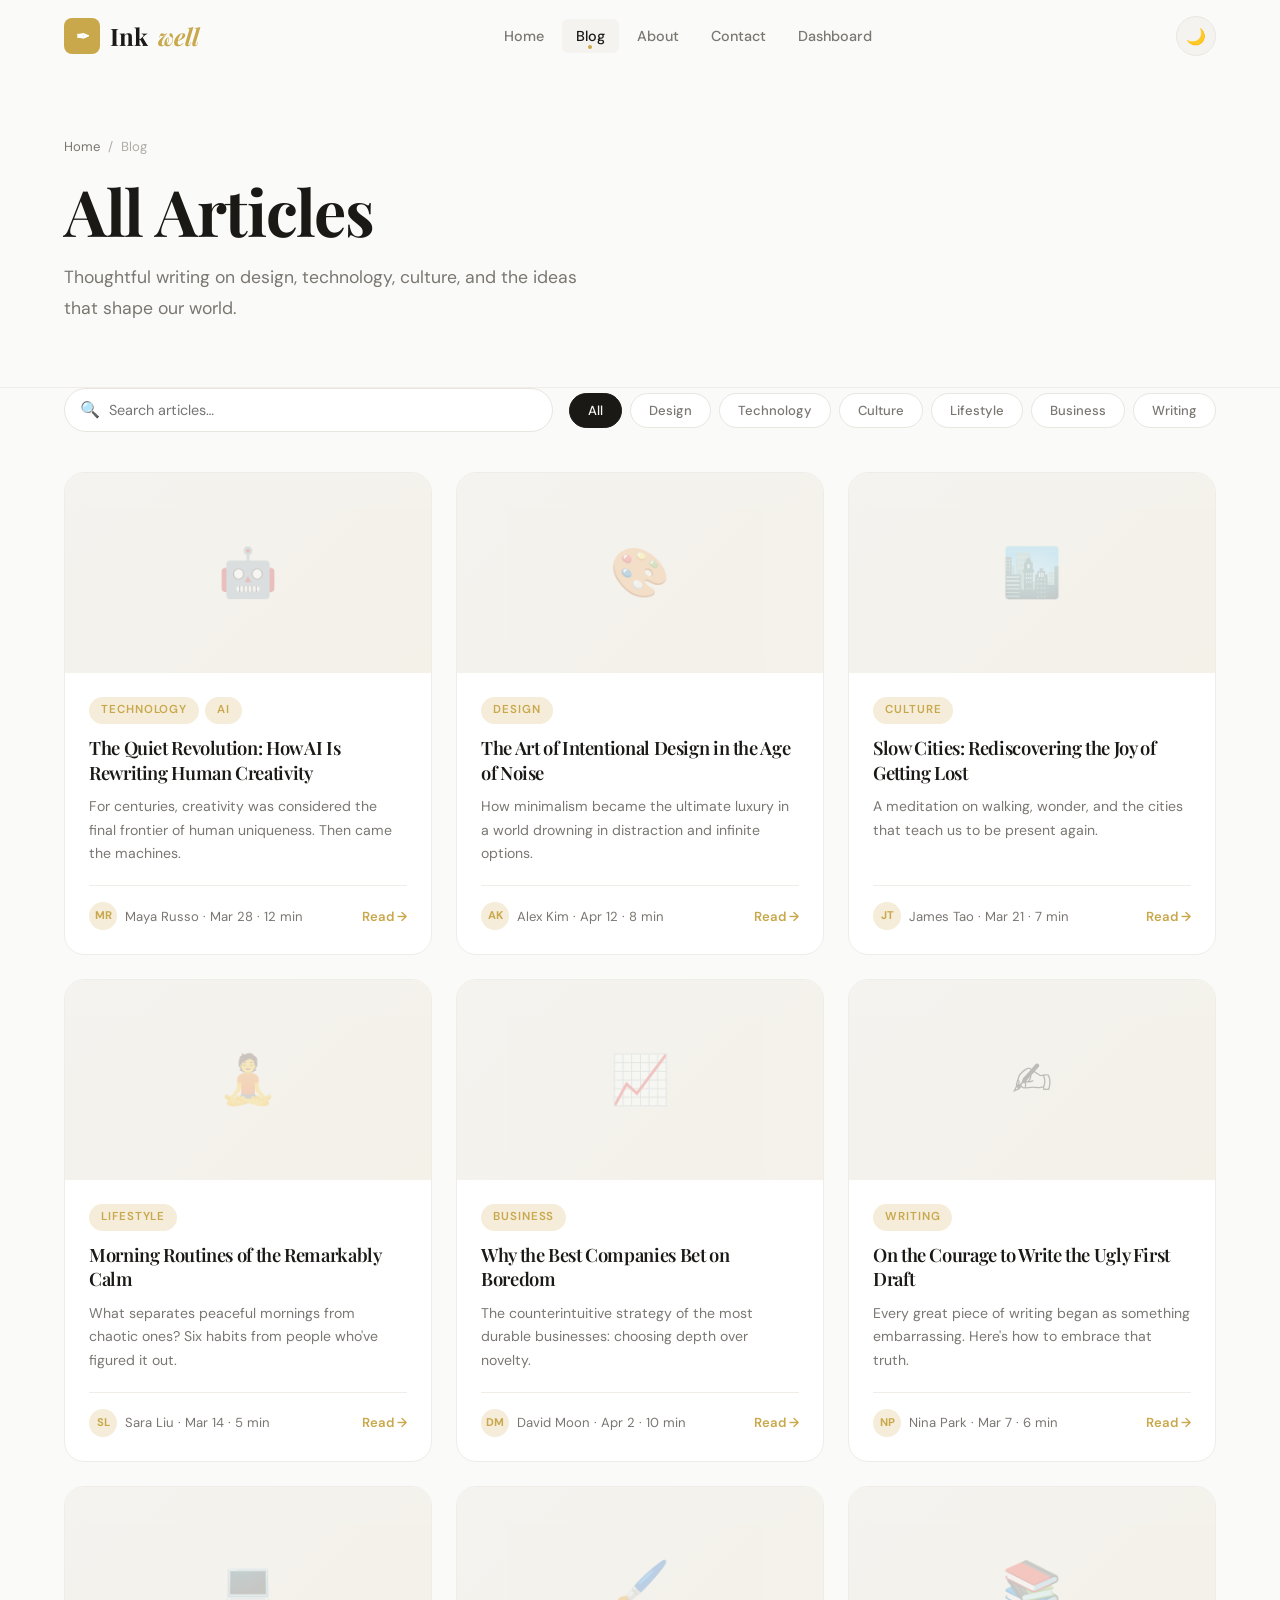
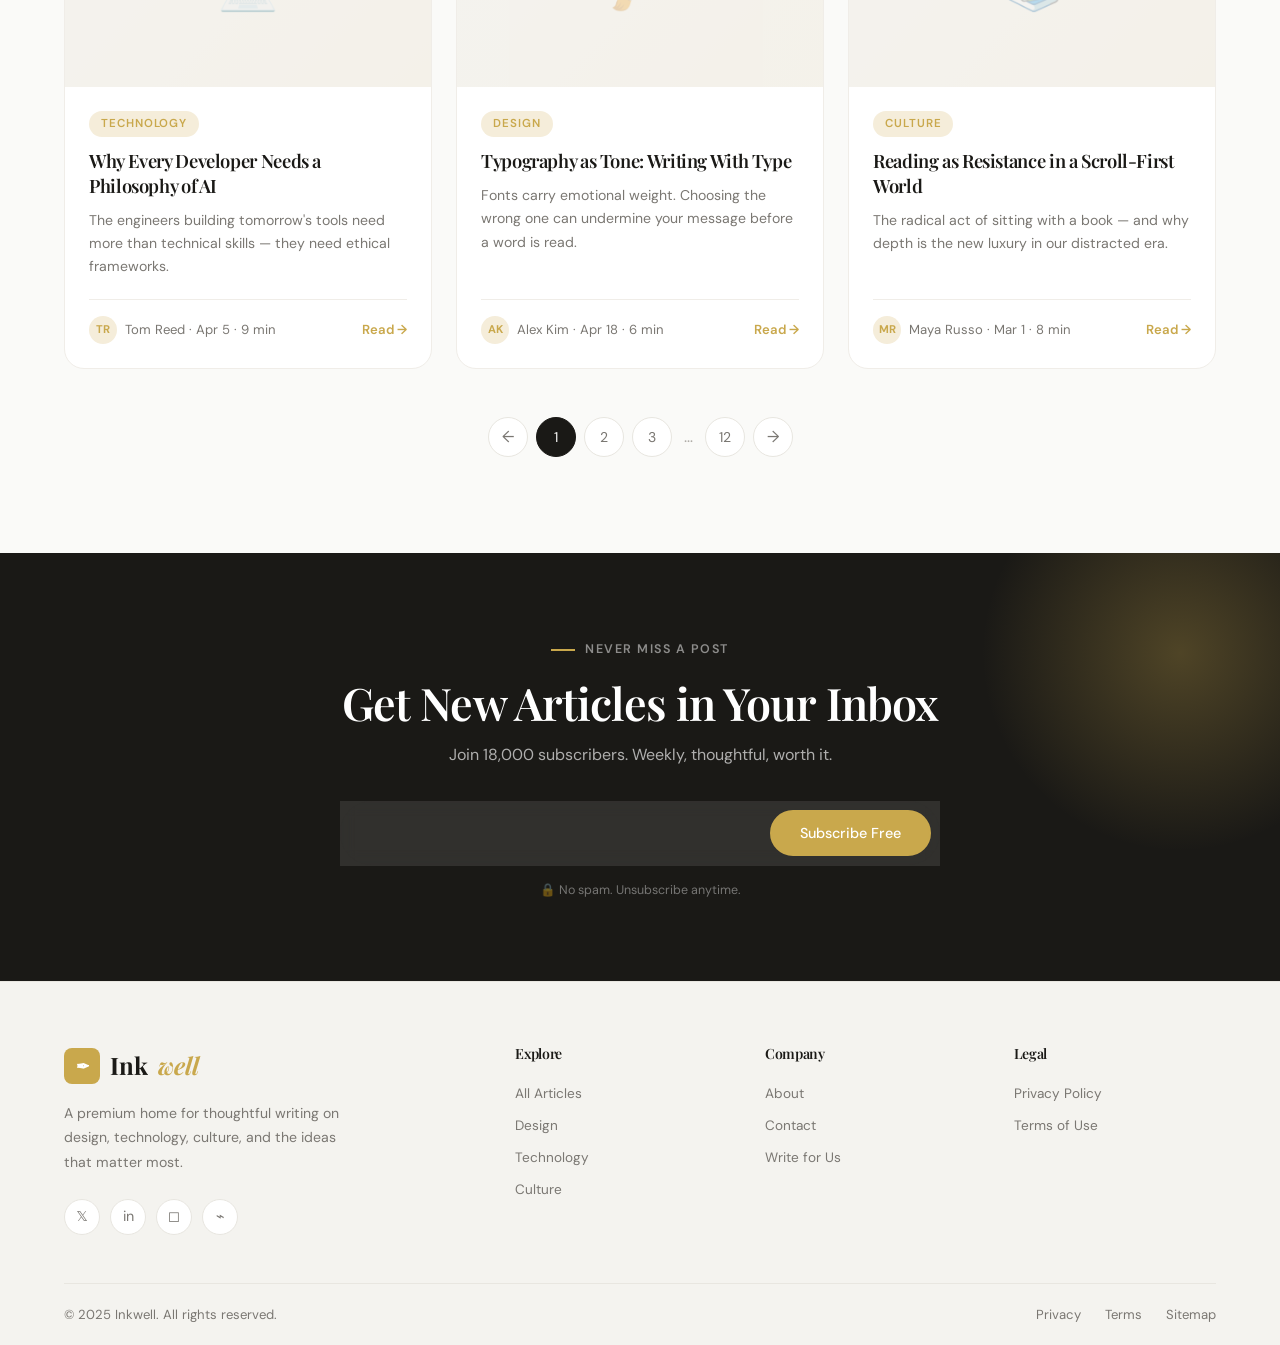
<file: pages/blog.html>
<!DOCTYPE html>
<html lang="en">
<head>
  <meta charset="UTF-8" />
  <meta name="viewport" content="width=device-width, initial-scale=1.0" />
  <title>Blog — Inkwell</title>
  <meta name="description" content="Browse all articles on design, technology, culture, and more." />
  <link rel="preconnect" href="https://fonts.googleapis.com" />
  <link rel="preconnect" href="https://fonts.gstatic.com" crossorigin />
  <link href="https://fonts.googleapis.com/css2?family=Playfair+Display:ital,wght@0,400;0,600;0,700;1,400;1,600&family=DM+Sans:wght@300;400;500;600&family=DM+Mono:wght@400;500&display=swap" rel="stylesheet" />
  <link rel="stylesheet" href="../css/style.css" />
</head>
<body>

<div class="page-loader" id="loader"><div class="loader-logo">Ink<em>well</em></div></div>
<button class="back-top" id="backTop">↑</button>

<nav class="nav scrolled" id="mainNav">
  <div class="nav-inner">
    <a href="../index.html" class="logo"><div class="logo-icon">✒</div>Ink<em>well</em></a>
    <ul class="nav-links">
      <li><a href="../index.html">Home</a></li>
      <li><a href="blog.html" class="active">Blog</a></li>
      <li><a href="about.html">About</a></li>
      <li><a href="contact.html">Contact</a></li>
      <li><a href="admin.html">Dashboard</a></li>
    </ul>
    <div class="nav-actions">
      <button class="theme-toggle" id="themeToggle">🌙</button>
      <button class="hamburger" id="hamburger"><span></span><span></span><span></span></button>
    </div>
  </div>
</nav>
<div class="mobile-menu" id="mobileMenu">
  <a href="../index.html">Home</a><a href="blog.html">Blog</a>
  <a href="about.html">About</a><a href="contact.html">Contact</a><a href="admin.html">Dashboard</a>
</div>

<!-- PAGE HEADER -->
<header class="page-header">
  <div class="container">
    <div class="breadcrumb"><a href="../index.html">Home</a><span>/</span><span>Blog</span></div>
    <h1>All Articles</h1>
    <p>Thoughtful writing on design, technology, culture, and the ideas that shape our world.</p>
  </div>
</header>

<!-- BLOG LISTING -->
<section class="section blog-listing">
  <div class="container">
    <!-- Toolbar -->
    <div class="blog-toolbar reveal">
      <div class="search-box">
        <span class="search-icon">🔍</span>
        <input type="text" id="blogSearch" placeholder="Search articles…" aria-label="Search" />
      </div>
      <div class="filter-tabs">
        <button class="filter-tab active" data-filter="all">All</button>
        <button class="filter-tab" data-filter="design">Design</button>
        <button class="filter-tab" data-filter="technology">Technology</button>
        <button class="filter-tab" data-filter="culture">Culture</button>
        <button class="filter-tab" data-filter="lifestyle">Lifestyle</button>
        <button class="filter-tab" data-filter="business">Business</button>
        <button class="filter-tab" data-filter="writing">Writing</button>
      </div>
    </div>

    <!-- Grid -->
    <div class="blog-grid" id="blogGrid">
      <!-- Post 1 -->
      <div class="blog-card reveal" data-category="technology">
        <div class="blog-card-img"><div class="blog-card-img-placeholder">🤖</div></div>
        <div class="blog-card-body">
          <div class="blog-card-tags"><span class="tag">Technology</span><span class="tag">AI</span></div>
          <h3><a href="blog-post.html">The Quiet Revolution: How AI Is Rewriting Human Creativity</a></h3>
          <p>For centuries, creativity was considered the final frontier of human uniqueness. Then came the machines.</p>
          <div class="blog-card-footer">
            <div class="author-mini"><div class="author-avatar">MR</div>Maya Russo · Mar 28 · 12 min</div>
            <a href="blog-post.html" class="read-more">Read →</a>
          </div>
        </div>
      </div>
      <!-- Post 2 -->
      <div class="blog-card reveal reveal-delay-1" data-category="design">
        <div class="blog-card-img"><div class="blog-card-img-placeholder">🎨</div></div>
        <div class="blog-card-body">
          <div class="blog-card-tags"><span class="tag">Design</span></div>
          <h3><a href="blog-post.html">The Art of Intentional Design in the Age of Noise</a></h3>
          <p>How minimalism became the ultimate luxury in a world drowning in distraction and infinite options.</p>
          <div class="blog-card-footer">
            <div class="author-mini"><div class="author-avatar">AK</div>Alex Kim · Apr 12 · 8 min</div>
            <a href="blog-post.html" class="read-more">Read →</a>
          </div>
        </div>
      </div>
      <!-- Post 3 -->
      <div class="blog-card reveal reveal-delay-2" data-category="culture">
        <div class="blog-card-img"><div class="blog-card-img-placeholder">🏙️</div></div>
        <div class="blog-card-body">
          <div class="blog-card-tags"><span class="tag">Culture</span></div>
          <h3><a href="blog-post.html">Slow Cities: Rediscovering the Joy of Getting Lost</a></h3>
          <p>A meditation on walking, wonder, and the cities that teach us to be present again.</p>
          <div class="blog-card-footer">
            <div class="author-mini"><div class="author-avatar">JT</div>James Tao · Mar 21 · 7 min</div>
            <a href="blog-post.html" class="read-more">Read →</a>
          </div>
        </div>
      </div>
      <!-- Post 4 -->
      <div class="blog-card reveal" data-category="lifestyle">
        <div class="blog-card-img"><div class="blog-card-img-placeholder">🧘</div></div>
        <div class="blog-card-body">
          <div class="blog-card-tags"><span class="tag">Lifestyle</span></div>
          <h3><a href="blog-post.html">Morning Routines of the Remarkably Calm</a></h3>
          <p>What separates peaceful mornings from chaotic ones? Six habits from people who've figured it out.</p>
          <div class="blog-card-footer">
            <div class="author-mini"><div class="author-avatar">SL</div>Sara Liu · Mar 14 · 5 min</div>
            <a href="blog-post.html" class="read-more">Read →</a>
          </div>
        </div>
      </div>
      <!-- Post 5 -->
      <div class="blog-card reveal reveal-delay-1" data-category="business">
        <div class="blog-card-img"><div class="blog-card-img-placeholder">📈</div></div>
        <div class="blog-card-body">
          <div class="blog-card-tags"><span class="tag">Business</span></div>
          <h3><a href="blog-post.html">Why the Best Companies Bet on Boredom</a></h3>
          <p>The counterintuitive strategy of the most durable businesses: choosing depth over novelty.</p>
          <div class="blog-card-footer">
            <div class="author-mini"><div class="author-avatar">DM</div>David Moon · Apr 2 · 10 min</div>
            <a href="blog-post.html" class="read-more">Read →</a>
          </div>
        </div>
      </div>
      <!-- Post 6 -->
      <div class="blog-card reveal reveal-delay-2" data-category="writing">
        <div class="blog-card-img"><div class="blog-card-img-placeholder">✍️</div></div>
        <div class="blog-card-body">
          <div class="blog-card-tags"><span class="tag">Writing</span></div>
          <h3><a href="blog-post.html">On the Courage to Write the Ugly First Draft</a></h3>
          <p>Every great piece of writing began as something embarrassing. Here's how to embrace that truth.</p>
          <div class="blog-card-footer">
            <div class="author-mini"><div class="author-avatar">NP</div>Nina Park · Mar 7 · 6 min</div>
            <a href="blog-post.html" class="read-more">Read →</a>
          </div>
        </div>
      </div>
      <!-- Post 7 -->
      <div class="blog-card reveal" data-category="technology">
        <div class="blog-card-img"><div class="blog-card-img-placeholder">💻</div></div>
        <div class="blog-card-body">
          <div class="blog-card-tags"><span class="tag">Technology</span></div>
          <h3><a href="blog-post.html">Why Every Developer Needs a Philosophy of AI</a></h3>
          <p>The engineers building tomorrow's tools need more than technical skills — they need ethical frameworks.</p>
          <div class="blog-card-footer">
            <div class="author-mini"><div class="author-avatar">TR</div>Tom Reed · Apr 5 · 9 min</div>
            <a href="blog-post.html" class="read-more">Read →</a>
          </div>
        </div>
      </div>
      <!-- Post 8 -->
      <div class="blog-card reveal reveal-delay-1" data-category="design">
        <div class="blog-card-img"><div class="blog-card-img-placeholder">🖌️</div></div>
        <div class="blog-card-body">
          <div class="blog-card-tags"><span class="tag">Design</span></div>
          <h3><a href="blog-post.html">Typography as Tone: Writing With Type</a></h3>
          <p>Fonts carry emotional weight. Choosing the wrong one can undermine your message before a word is read.</p>
          <div class="blog-card-footer">
            <div class="author-mini"><div class="author-avatar">AK</div>Alex Kim · Apr 18 · 6 min</div>
            <a href="blog-post.html" class="read-more">Read →</a>
          </div>
        </div>
      </div>
      <!-- Post 9 -->
      <div class="blog-card reveal reveal-delay-2" data-category="culture">
        <div class="blog-card-img"><div class="blog-card-img-placeholder">📚</div></div>
        <div class="blog-card-body">
          <div class="blog-card-tags"><span class="tag">Culture</span></div>
          <h3><a href="blog-post.html">Reading as Resistance in a Scroll-First World</a></h3>
          <p>The radical act of sitting with a book — and why depth is the new luxury in our distracted era.</p>
          <div class="blog-card-footer">
            <div class="author-mini"><div class="author-avatar">MR</div>Maya Russo · Mar 1 · 8 min</div>
            <a href="blog-post.html" class="read-more">Read →</a>
          </div>
        </div>
      </div>

      <!-- No Results -->
      <div id="noResults" class="no-results" style="display:none">
        <div class="no-results-icon">🔍</div>
        <h3>No articles found</h3>
        <p>Try a different search term or category filter.</p>
      </div>
    </div>

    <!-- Pagination -->
    <div class="pagination reveal" id="pagination">
      <button class="page-btn arrow">←</button>
      <button class="page-btn active">1</button>
      <button class="page-btn">2</button>
      <button class="page-btn">3</button>
      <span style="color:var(--text-light);padding:0 4px">…</span>
      <button class="page-btn">12</button>
      <button class="page-btn arrow">→</button>
    </div>
  </div>
</section>

<!-- NEWSLETTER -->
<section class="newsletter-section">
  <div class="container">
    <div class="newsletter-inner">
      <div class="section-label" style="color:rgba(255,255,255,0.5);justify-content:center">Never Miss a Post</div>
      <h2>Get New Articles in Your Inbox</h2>
      <p>Join 18,000 subscribers. Weekly, thoughtful, worth it.</p>
      <form class="newsletter-form">
        <input type="email" placeholder="your@email.com" />
        <button type="submit" class="btn btn-accent">Subscribe Free</button>
      </form>
      <div class="newsletter-trust">🔒 No spam. Unsubscribe anytime.</div>
    </div>
  </div>
</section>

<footer class="footer">
  <div class="container">
    <div class="footer-grid">
      <div class="footer-brand">
        <a href="../index.html" class="logo"><div class="logo-icon">✒</div>Ink<em>well</em></a>
        <p>A premium home for thoughtful writing on design, technology, culture, and the ideas that matter most.</p>
        <div class="social-links">
          <a href="#" class="social-link">𝕏</a>
          <a href="#" class="social-link">in</a>
          <a href="#" class="social-link">◻</a>
          <a href="#" class="social-link">⌁</a>
        </div>
      </div>
      <div class="footer-col"><h4>Explore</h4><ul>
        <li><a href="blog.html">All Articles</a></li><li><a href="blog.html">Design</a></li>
        <li><a href="blog.html">Technology</a></li><li><a href="blog.html">Culture</a></li>
      </ul></div>
      <div class="footer-col"><h4>Company</h4><ul>
        <li><a href="about.html">About</a></li><li><a href="contact.html">Contact</a></li>
        <li><a href="#">Write for Us</a></li>
      </ul></div>
      <div class="footer-col"><h4>Legal</h4><ul>
        <li><a href="#">Privacy Policy</a></li><li><a href="#">Terms of Use</a></li>
      </ul></div>
    </div>
    <div class="footer-bottom">
      <span>© 2025 Inkwell. All rights reserved.</span>
      <div class="footer-bottom-links"><a href="#">Privacy</a><a href="#">Terms</a><a href="#">Sitemap</a></div>
    </div>
  </div>
</footer>

<script src="../js/main.js"></script>
<script>window.addEventListener('DOMContentLoaded', () => window.initBlogSearch());</script>
</body>
</html>
</file>
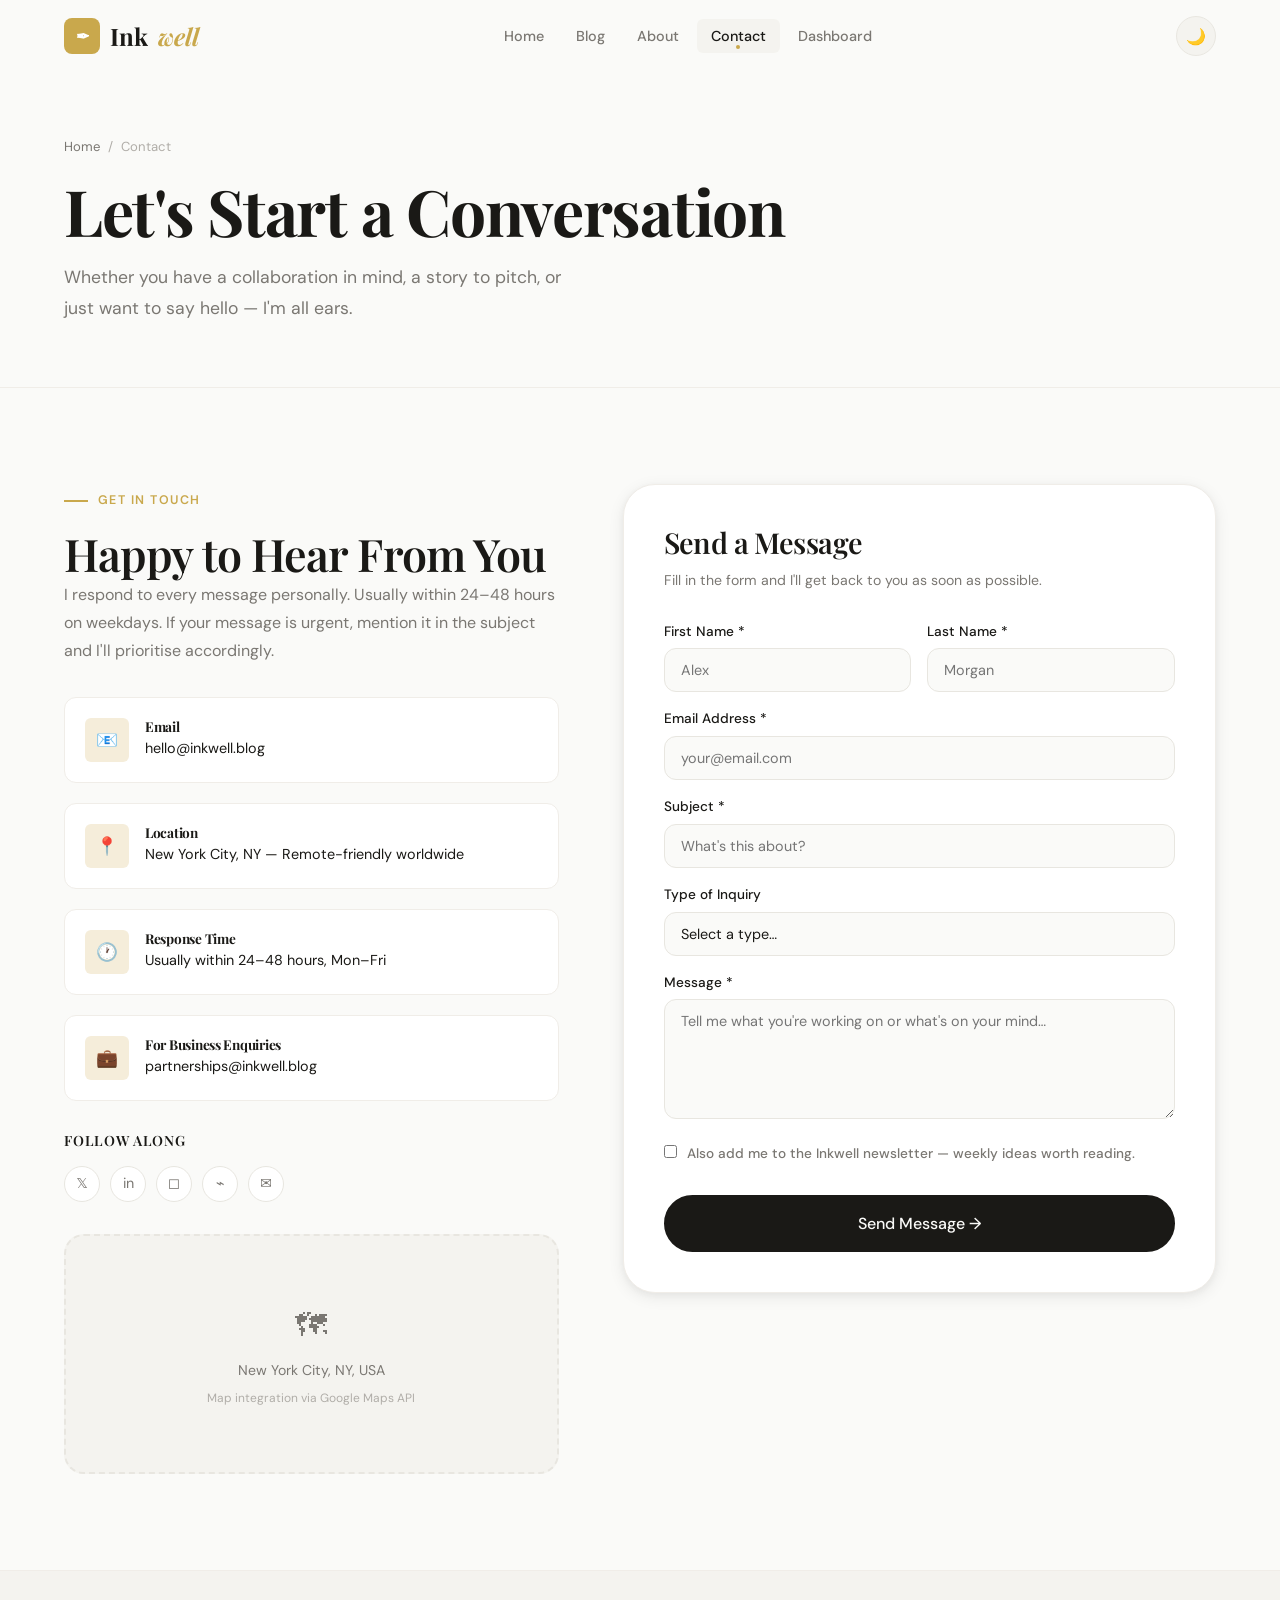
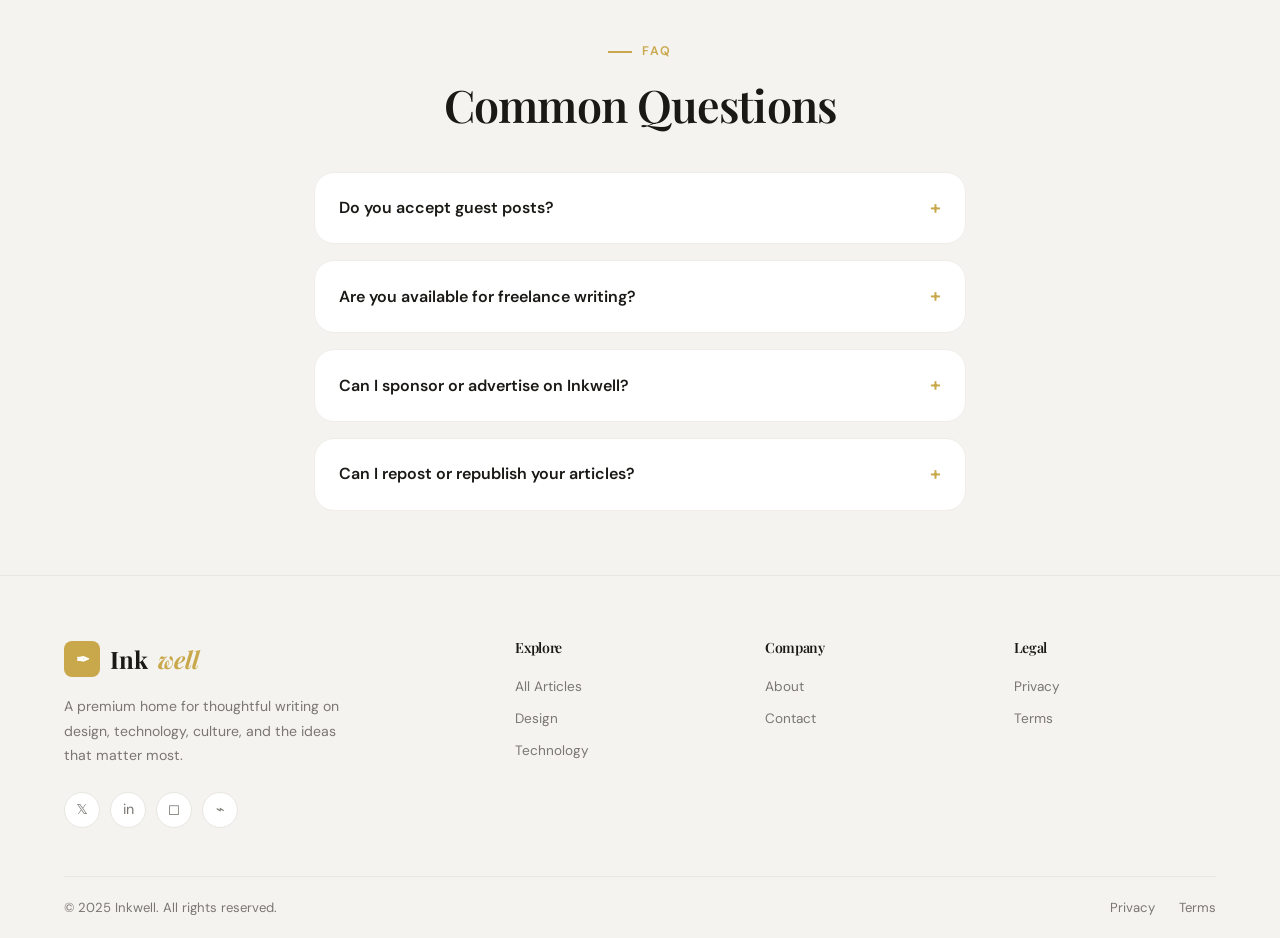
<file: pages/contact.html>
<!DOCTYPE html>
<html lang="en">
<head>
  <meta charset="UTF-8" />
  <meta name="viewport" content="width=device-width, initial-scale=1.0" />
  <title>Contact — Inkwell</title>
  <meta name="description" content="Get in touch with the Inkwell team for collaborations, inquiries, and more." />
  <link rel="preconnect" href="https://fonts.googleapis.com" />
  <link rel="preconnect" href="https://fonts.gstatic.com" crossorigin />
  <link href="https://fonts.googleapis.com/css2?family=Playfair+Display:ital,wght@0,400;0,600;0,700;1,400;1,600&family=DM+Sans:wght@300;400;500;600&family=DM+Mono:wght@400;500&display=swap" rel="stylesheet" />
  <link rel="stylesheet" href="../css/style.css" />
</head>
<body>

<div class="page-loader" id="loader"><div class="loader-logo">Ink<em>well</em></div></div>
<button class="back-top" id="backTop">↑</button>

<nav class="nav scrolled" id="mainNav">
  <div class="nav-inner">
    <a href="../index.html" class="logo"><div class="logo-icon">✒</div>Ink<em>well</em></a>
    <ul class="nav-links">
      <li><a href="../index.html">Home</a></li>
      <li><a href="blog.html">Blog</a></li>
      <li><a href="about.html">About</a></li>
      <li><a href="contact.html" class="active">Contact</a></li>
      <li><a href="admin.html">Dashboard</a></li>
    </ul>
    <div class="nav-actions">
      <button class="theme-toggle" id="themeToggle">🌙</button>
      <button class="hamburger" id="hamburger"><span></span><span></span><span></span></button>
    </div>
  </div>
</nav>
<div class="mobile-menu" id="mobileMenu">
  <a href="../index.html">Home</a><a href="blog.html">Blog</a>
  <a href="about.html">About</a><a href="contact.html">Contact</a>
</div>

<!-- PAGE HEADER -->
<header class="page-header">
  <div class="container">
    <div class="breadcrumb"><a href="../index.html">Home</a><span>/</span><span>Contact</span></div>
    <h1>Let's Start a Conversation</h1>
    <p>Whether you have a collaboration in mind, a story to pitch, or just want to say hello — I'm all ears.</p>
  </div>
</header>

<section class="section">
  <div class="container">
    <div class="contact-layout">
      <!-- Left: Info -->
      <div>
        <div class="reveal">
          <div class="section-label">Get in Touch</div>
          <h2>Happy to Hear From You</h2>
          <p>I respond to every message personally. Usually within 24–48 hours on weekdays. If your message is urgent, mention it in the subject and I'll prioritise accordingly.</p>
        </div>

        <div class="contact-items" style="margin-top:32px">
          <div class="contact-item reveal">
            <div class="contact-item-icon">📧</div>
            <div>
              <h5>Email</h5>
              <p>hello@inkwell.blog</p>
            </div>
          </div>
          <div class="contact-item reveal reveal-delay-1">
            <div class="contact-item-icon">📍</div>
            <div>
              <h5>Location</h5>
              <p>New York City, NY — Remote-friendly worldwide</p>
            </div>
          </div>
          <div class="contact-item reveal reveal-delay-2">
            <div class="contact-item-icon">🕐</div>
            <div>
              <h5>Response Time</h5>
              <p>Usually within 24–48 hours, Mon–Fri</p>
            </div>
          </div>
          <div class="contact-item reveal">
            <div class="contact-item-icon">💼</div>
            <div>
              <h5>For Business Enquiries</h5>
              <p>partnerships@inkwell.blog</p>
            </div>
          </div>
        </div>

        <div class="contact-social reveal">
          <h4>Follow Along</h4>
          <div class="social-links" style="margin-top:12px">
            <a href="#" class="social-link" title="Twitter">𝕏</a>
            <a href="#" class="social-link" title="LinkedIn">in</a>
            <a href="#" class="social-link" title="Instagram">◻</a>
            <a href="#" class="social-link" title="RSS">⌁</a>
            <a href="#" class="social-link" title="Email">✉</a>
          </div>
        </div>

        <!-- Map Placeholder -->
        <div class="map-placeholder reveal" style="margin-top:32px">
          <span>🗺</span>
          <span>New York City, NY, USA</span>
          <span style="font-size:0.75rem;color:var(--text-light)">Map integration via Google Maps API</span>
        </div>
      </div>

      <!-- Right: Form -->
      <div class="reveal reveal-delay-1">
        <div class="contact-form-card">
          <h3>Send a Message</h3>
          <p>Fill in the form and I'll get back to you as soon as possible.</p>

          <!-- Success State -->
          <div class="form-success" id="formSuccess">
            <div class="form-success-icon">🎉</div>
            <h4>Message Sent!</h4>
            <p>Thanks for reaching out. I'll be in touch within 24–48 hours.</p>
          </div>

          <!-- Form -->
          <form id="contactForm">
            <div class="form-row">
              <div class="form-group">
                <label for="firstName">First Name *</label>
                <input type="text" id="firstName" placeholder="Alex" data-required />
                <div class="form-error">First name is required.</div>
              </div>
              <div class="form-group">
                <label for="lastName">Last Name *</label>
                <input type="text" id="lastName" placeholder="Morgan" data-required />
                <div class="form-error">Last name is required.</div>
              </div>
            </div>
            <div class="form-group">
              <label for="email">Email Address *</label>
              <input type="email" id="email" placeholder="your@email.com" data-required />
              <div class="form-error">Please enter a valid email address.</div>
            </div>
            <div class="form-group">
              <label for="subject">Subject *</label>
              <input type="text" id="subject" placeholder="What's this about?" data-required />
              <div class="form-error">Subject is required.</div>
            </div>
            <div class="form-group">
              <label for="inquiryType">Type of Inquiry</label>
              <select id="inquiryType" style="width:100%;padding:12px 16px;border:1px solid var(--border);border-radius:var(--radius);background:var(--bg);color:var(--text);font-size:0.9rem;outline:none;appearance:none">
                <option value="">Select a type…</option>
                <option>Writing Commission</option>
                <option>Content Strategy</option>
                <option>Speaking / Workshop</option>
                <option>Press / Media</option>
                <option>Newsletter Consulting</option>
                <option>General Inquiry</option>
              </select>
            </div>
            <div class="form-group">
              <label for="message">Message *</label>
              <textarea id="message" rows="5" placeholder="Tell me what you're working on or what's on your mind…" data-required></textarea>
              <div class="form-error">Message cannot be empty.</div>
            </div>
            <div class="form-group" style="margin-bottom:0">
              <label style="display:flex;align-items:flex-start;gap:10px;cursor:pointer;font-size:0.85rem;color:var(--text-muted)">
                <input type="checkbox" id="newsletter" style="margin-top:2px;flex-shrink:0;width:auto" />
                Also add me to the Inkwell newsletter — weekly ideas worth reading.
              </label>
            </div>
            <button type="submit" class="btn btn-primary btn-lg" style="margin-top:24px;width:100%;justify-content:center">
              Send Message →
            </button>
          </form>
        </div>
      </div>
    </div>
  </div>
</section>

<!-- FAQ -->
<section class="section-sm" style="background:var(--bg-alt);border-top:1px solid var(--border-light)">
  <div class="container" style="max-width:700px">
    <div class="text-center reveal" style="margin-bottom:40px">
      <div class="section-label" style="justify-content:center">FAQ</div>
      <h2>Common Questions</h2>
    </div>
    <div style="display:flex;flex-direction:column;gap:16px">
      <details style="background:var(--surface);border:1px solid var(--border-light);border-radius:var(--radius-lg);padding:20px 24px" class="reveal">
        <summary style="font-weight:600;cursor:pointer;list-style:none;display:flex;justify-content:space-between;align-items:center">
          Do you accept guest posts?
          <span style="color:var(--accent);font-size:1.2rem">+</span>
        </summary>
        <p style="margin-top:12px;font-size:0.9rem">Yes, on a selective basis. Inkwell publishes guest essays that meet a high editorial bar — original thinking, rigorous research, and clear writing. Submit a pitch via the contact form with "Guest Post" in the subject line.</p>
      </details>
      <details style="background:var(--surface);border:1px solid var(--border-light);border-radius:var(--radius-lg);padding:20px 24px" class="reveal reveal-delay-1">
        <summary style="font-weight:600;cursor:pointer;list-style:none;display:flex;justify-content:space-between;align-items:center">
          Are you available for freelance writing?
          <span style="color:var(--accent);font-size:1.2rem">+</span>
        </summary>
        <p style="margin-top:12px;font-size:0.9rem">Yes, I take on a limited number of writing commissions each quarter. I specialise in long-form narrative journalism, research-driven essays, and brand thought leadership. Share what you have in mind and we'll talk.</p>
      </details>
      <details style="background:var(--surface);border:1px solid var(--border-light);border-radius:var(--radius-lg);padding:20px 24px" class="reveal reveal-delay-2">
        <summary style="font-weight:600;cursor:pointer;list-style:none;display:flex;justify-content:space-between;align-items:center">
          Can I sponsor or advertise on Inkwell?
          <span style="color:var(--accent);font-size:1.2rem">+</span>
        </summary>
        <p style="margin-top:12px;font-size:0.9rem">Inkwell accepts a small number of curated sponsorships from brands whose products and values genuinely align with the audience. We never publish undisclosed paid content. Reach out via partnerships@inkwell.blog.</p>
      </details>
      <details style="background:var(--surface);border:1px solid var(--border-light);border-radius:var(--radius-lg);padding:20px 24px" class="reveal">
        <summary style="font-weight:600;cursor:pointer;list-style:none;display:flex;justify-content:space-between;align-items:center">
          Can I repost or republish your articles?
          <span style="color:var(--accent);font-size:1.2rem">+</span>
        </summary>
        <p style="margin-top:12px;font-size:0.9rem">All content is copyright of Inkwell. Brief excerpts with attribution are fine. For full republication, please request permission via email and we'll work something out.</p>
      </details>
    </div>
  </div>
</section>

<footer class="footer">
  <div class="container">
    <div class="footer-grid">
      <div class="footer-brand">
        <a href="../index.html" class="logo"><div class="logo-icon">✒</div>Ink<em>well</em></a>
        <p>A premium home for thoughtful writing on design, technology, culture, and the ideas that matter most.</p>
        <div class="social-links">
          <a href="#" class="social-link">𝕏</a><a href="#" class="social-link">in</a>
          <a href="#" class="social-link">◻</a><a href="#" class="social-link">⌁</a>
        </div>
      </div>
      <div class="footer-col"><h4>Explore</h4><ul>
        <li><a href="blog.html">All Articles</a></li><li><a href="blog.html">Design</a></li>
        <li><a href="blog.html">Technology</a></li>
      </ul></div>
      <div class="footer-col"><h4>Company</h4><ul>
        <li><a href="about.html">About</a></li><li><a href="contact.html">Contact</a></li>
      </ul></div>
      <div class="footer-col"><h4>Legal</h4><ul>
        <li><a href="#">Privacy</a></li><li><a href="#">Terms</a></li>
      </ul></div>
    </div>
    <div class="footer-bottom">
      <span>© 2025 Inkwell. All rights reserved.</span>
      <div class="footer-bottom-links"><a href="#">Privacy</a><a href="#">Terms</a></div>
    </div>
  </div>
</footer>

<script src="../js/main.js"></script>
<script>window.addEventListener('DOMContentLoaded', () => window.initContactForm());</script>
</body>
</html>
</file>
<file: css/style.css>
/* ============================================
   INKWELL — Premium Blog Platform
   Main Stylesheet
   ============================================ */

@import url('https://fonts.googleapis.com/css2?family=Playfair+Display:ital,wght@0,400;0,600;0,700;1,400;1,600&family=DM+Sans:wght@300;400;500;600&family=DM+Mono:wght@400;500&display=swap');

/* ─── CSS VARIABLES ─── */
:root {
  --bg: #fafaf8;
  --bg-alt: #f4f3ef;
  --surface: #ffffff;
  --surface-glass: rgba(255,255,255,0.72);
  --border: #e8e6e0;
  --border-light: #f0ede8;
  --text: #1a1916;
  --text-muted: #7a7772;
  --text-light: #b0ada8;
  --accent: #c9a84c;
  --accent-light: #f5edda;
  --accent-dark: #a8882e;
  --ink: #1a1916;
  --red: #d64c4c;
  --green: #4caf7d;
  --blue: #4a7fd4;

  --font-display: 'Playfair Display', Georgia, serif;
  --font-body: 'DM Sans', system-ui, sans-serif;
  --font-mono: 'DM Mono', monospace;

  --radius: 12px;
  --radius-sm: 6px;
  --radius-lg: 20px;
  --radius-xl: 32px;

  --shadow-sm: 0 1px 3px rgba(26,25,22,0.06), 0 1px 2px rgba(26,25,22,0.04);
  --shadow: 0 4px 16px rgba(26,25,22,0.08), 0 2px 6px rgba(26,25,22,0.04);
  --shadow-lg: 0 16px 48px rgba(26,25,22,0.12), 0 4px 16px rgba(26,25,22,0.06);
  --shadow-accent: 0 8px 32px rgba(201,168,76,0.24);

  --nav-h: 72px;
  --transition: 0.3s cubic-bezier(0.4, 0, 0.2, 1);
  --transition-fast: 0.15s cubic-bezier(0.4, 0, 0.2, 1);
  --transition-slow: 0.6s cubic-bezier(0.4, 0, 0.2, 1);
}

[data-theme="dark"] {
  --bg: #111110;
  --bg-alt: #181715;
  --surface: #1e1d1b;
  --surface-glass: rgba(30,29,27,0.82);
  --border: #2e2c28;
  --border-light: #252421;
  --text: #f0ede8;
  --text-muted: #8a8780;
  --text-light: #5a5752;
  --accent: #d4b060;
  --accent-light: #2a2416;
  --accent-dark: #f0cc7a;
  --shadow-sm: 0 1px 3px rgba(0,0,0,0.3);
  --shadow: 0 4px 16px rgba(0,0,0,0.4);
  --shadow-lg: 0 16px 48px rgba(0,0,0,0.5);
}

/* ─── RESET & BASE ─── */
*, *::before, *::after { box-sizing: border-box; margin: 0; padding: 0; }
html { scroll-behavior: smooth; font-size: 16px; }
body {
  font-family: var(--font-body);
  background: var(--bg);
  color: var(--text);
  line-height: 1.6;
  transition: background var(--transition), color var(--transition);
  -webkit-font-smoothing: antialiased;
  overflow-x: hidden;
}
img { max-width: 100%; height: auto; display: block; }
a { color: inherit; text-decoration: none; }
ul, ol { list-style: none; }
button { cursor: pointer; font-family: var(--font-body); border: none; background: none; }
input, textarea, select { font-family: var(--font-body); }

/* ─── TYPOGRAPHY ─── */
h1, h2, h3, h4, h5 {
  font-family: var(--font-display);
  line-height: 1.2;
  letter-spacing: -0.02em;
  color: var(--text);
}
h1 { font-size: clamp(2.4rem, 5vw, 4.2rem); font-weight: 700; }
h2 { font-size: clamp(1.8rem, 3.5vw, 2.8rem); font-weight: 600; }
h3 { font-size: clamp(1.3rem, 2.5vw, 1.8rem); font-weight: 600; }
h4 { font-size: 1.2rem; font-weight: 600; }
p { color: var(--text-muted); line-height: 1.75; }

/* ─── UTILITY ─── */
.container { max-width: 1200px; margin: 0 auto; padding: 0 24px; }
.container-wide { max-width: 1440px; margin: 0 auto; padding: 0 40px; }
.section { padding: 96px 0; }
.section-sm { padding: 64px 0; }
.text-center { text-align: center; }
.flex { display: flex; }
.flex-col { flex-direction: column; }
.items-center { align-items: center; }
.justify-between { justify-content: space-between; }
.gap-4 { gap: 16px; }
.gap-8 { gap: 32px; }
.hidden { display: none !important; }

.tag {
  display: inline-flex; align-items: center; gap: 6px;
  font-size: 0.72rem; font-weight: 600; letter-spacing: 0.08em;
  text-transform: uppercase;
  padding: 4px 12px; border-radius: 100px;
  background: var(--accent-light); color: var(--accent);
  transition: var(--transition-fast);
}
.tag:hover { background: var(--accent); color: white; }

.section-label {
  display: inline-flex; align-items: center; gap: 10px;
  font-size: 0.78rem; font-weight: 600; letter-spacing: 0.12em;
  text-transform: uppercase; color: var(--accent);
  margin-bottom: 16px;
}
.section-label::before {
  content: ''; display: block;
  width: 24px; height: 2px; background: var(--accent);
}

/* ─── BUTTONS ─── */
.btn {
  display: inline-flex; align-items: center; gap: 8px;
  padding: 12px 28px; border-radius: 100px;
  font-size: 0.9rem; font-weight: 500;
  transition: var(--transition);
  white-space: nowrap;
}
.btn-primary {
  background: var(--ink); color: var(--bg);
  border: 2px solid var(--ink);
}
.btn-primary:hover {
  background: transparent; color: var(--ink);
  transform: translateY(-2px); box-shadow: var(--shadow);
}
[data-theme="dark"] .btn-primary { background: var(--text); color: var(--bg); border-color: var(--text); }
[data-theme="dark"] .btn-primary:hover { background: transparent; color: var(--text); }

.btn-accent {
  background: var(--accent); color: white;
  border: 2px solid var(--accent);
}
.btn-accent:hover {
  background: var(--accent-dark); border-color: var(--accent-dark);
  transform: translateY(-2px); box-shadow: var(--shadow-accent);
}
.btn-outline {
  background: transparent; color: var(--text);
  border: 2px solid var(--border);
}
.btn-outline:hover {
  border-color: var(--text);
  transform: translateY(-2px); box-shadow: var(--shadow);
}
.btn-ghost {
  padding: 8px 16px;
  color: var(--text-muted);
  border-radius: var(--radius-sm);
}
.btn-ghost:hover { background: var(--bg-alt); color: var(--text); }

.btn-sm { padding: 8px 20px; font-size: 0.82rem; }
.btn-lg { padding: 16px 40px; font-size: 1rem; }

/* ─── NAVIGATION ─── */
.nav {
  position: fixed; top: 0; left: 0; right: 0; z-index: 1000;
  height: var(--nav-h);
  display: flex; align-items: center;
  transition: var(--transition);
}
.nav.scrolled {
  background: var(--surface-glass);
  backdrop-filter: blur(20px);
  -webkit-backdrop-filter: blur(20px);
  border-bottom: 1px solid var(--border-light);
  box-shadow: var(--shadow-sm);
}
.nav-inner {
  max-width: 1200px; margin: 0 auto; padding: 0 24px;
  width: 100%;
  display: flex; align-items: center; justify-content: space-between; gap: 32px;
}
.logo {
  display: flex; align-items: center; gap: 10px;
  font-family: var(--font-display);
  font-size: 1.5rem; font-weight: 700;
  color: var(--text);
  flex-shrink: 0;
}
.logo-icon {
  width: 36px; height: 36px;
  background: var(--accent);
  border-radius: 8px;
  display: flex; align-items: center; justify-content: center;
  color: white; font-size: 1rem;
}
.logo em { font-style: italic; color: var(--accent); }

.nav-links {
  display: flex; align-items: center; gap: 4px;
}
.nav-links a {
  padding: 8px 14px; border-radius: var(--radius-sm);
  font-size: 0.9rem; font-weight: 500;
  color: var(--text-muted);
  transition: var(--transition-fast);
  position: relative;
}
.nav-links a:hover, .nav-links a.active {
  color: var(--text);
  background: var(--bg-alt);
}
.nav-links a.active::after {
  content: ''; position: absolute;
  bottom: 4px; left: 50%; transform: translateX(-50%);
  width: 4px; height: 4px;
  background: var(--accent); border-radius: 50%;
}

.nav-actions {
  display: flex; align-items: center; gap: 8px;
}

.theme-toggle {
  width: 40px; height: 40px;
  border-radius: 50%;
  display: flex; align-items: center; justify-content: center;
  background: var(--bg-alt); border: 1px solid var(--border);
  color: var(--text-muted);
  font-size: 1rem;
  transition: var(--transition-fast);
}
.theme-toggle:hover { color: var(--text); border-color: var(--text); }

.hamburger {
  display: none;
  flex-direction: column; gap: 5px;
  width: 40px; height: 40px;
  align-items: center; justify-content: center;
  border-radius: var(--radius-sm);
  background: var(--bg-alt); border: 1px solid var(--border);
}
.hamburger span {
  display: block; width: 20px; height: 2px;
  background: var(--text); border-radius: 2px;
  transition: var(--transition-fast);
}
.hamburger.open span:nth-child(1) { transform: translateY(7px) rotate(45deg); }
.hamburger.open span:nth-child(2) { opacity: 0; }
.hamburger.open span:nth-child(3) { transform: translateY(-7px) rotate(-45deg); }

.mobile-menu {
  display: none; position: fixed;
  top: var(--nav-h); left: 0; right: 0; bottom: 0;
  background: var(--surface);
  z-index: 999;
  flex-direction: column;
  padding: 32px 24px;
  gap: 8px;
  overflow-y: auto;
}
.mobile-menu.open { display: flex; }
.mobile-menu a {
  padding: 14px 16px; border-radius: var(--radius);
  font-size: 1.1rem; font-weight: 500;
  color: var(--text);
  border-bottom: 1px solid var(--border-light);
  transition: var(--transition-fast);
}
.mobile-menu a:hover { background: var(--bg-alt); padding-left: 24px; }

/* ─── PAGE HEADER ─── */
.page-header {
  padding: calc(var(--nav-h) + 64px) 0 64px;
  background: var(--bg);
  border-bottom: 1px solid var(--border-light);
}
.page-header h1 { margin-bottom: 12px; }
.page-header p { font-size: 1.1rem; max-width: 520px; }
.breadcrumb {
  display: flex; align-items: center; gap: 8px;
  font-size: 0.82rem; color: var(--text-light);
  margin-bottom: 16px;
}
.breadcrumb a { color: var(--text-muted); }
.breadcrumb a:hover { color: var(--accent); }
.breadcrumb span { color: var(--text-light); }

/* ─── HERO ─── */
.hero {
  min-height: 100vh;
  padding: calc(var(--nav-h) + 80px) 0 80px;
  display: flex; align-items: center;
  position: relative; overflow: hidden;
}
.hero-bg {
  position: absolute; inset: 0;
  background: radial-gradient(ellipse 80% 60% at 70% 50%, var(--accent-light) 0%, transparent 70%);
  pointer-events: none;
}
[data-theme="dark"] .hero-bg {
  background: radial-gradient(ellipse 80% 60% at 70% 50%, rgba(201,168,76,0.08) 0%, transparent 70%);
}
.hero-grid {
  display: grid; grid-template-columns: 1fr 1fr;
  gap: 80px; align-items: center;
}
.hero-content { position: relative; z-index: 1; }
.hero-eyebrow {
  display: inline-flex; align-items: center; gap: 10px;
  font-size: 0.78rem; font-weight: 600; letter-spacing: 0.1em; text-transform: uppercase;
  color: var(--accent); margin-bottom: 24px;
  padding: 8px 16px; border-radius: 100px;
  border: 1px solid var(--accent);
  background: var(--accent-light);
}
.hero h1 { margin-bottom: 20px; }
.hero h1 em { font-style: italic; color: var(--accent); }
.hero-desc { font-size: 1.1rem; margin-bottom: 40px; max-width: 440px; }
.hero-actions { display: flex; gap: 14px; flex-wrap: wrap; }
.hero-stats {
  display: flex; gap: 32px; margin-top: 56px;
  padding-top: 32px; border-top: 1px solid var(--border);
}
.hero-stat-num {
  font-family: var(--font-display);
  font-size: 2rem; font-weight: 700; color: var(--text);
  line-height: 1;
}
.hero-stat-label { font-size: 0.82rem; color: var(--text-muted); margin-top: 4px; }

.hero-visual { position: relative; z-index: 1; }
.hero-card-stack { position: relative; }
.hero-featured-card {
  background: var(--surface);
  border-radius: var(--radius-lg);
  overflow: hidden;
  box-shadow: var(--shadow-lg);
  border: 1px solid var(--border-light);
  transition: var(--transition);
}
.hero-featured-card:hover { transform: translateY(-8px); box-shadow: 0 32px 64px rgba(26,25,22,0.16); }
.hero-card-img {
  width: 100%; height: 260px;
  background: linear-gradient(135deg, var(--bg-alt) 0%, var(--accent-light) 100%);
  position: relative; overflow: hidden;
}
.hero-card-img img { width: 100%; height: 100%; object-fit: cover; }
.hero-card-img-placeholder {
  width: 100%; height: 100%;
  display: flex; align-items: center; justify-content: center;
  font-size: 4rem; opacity: 0.3;
}
.hero-card-body { padding: 24px; }
.hero-card-body .tag { margin-bottom: 12px; }
.hero-card-body h3 { font-size: 1.3rem; margin-bottom: 10px; line-height: 1.3; }
.hero-card-body p { font-size: 0.88rem; margin-bottom: 16px; }
.hero-card-meta {
  display: flex; align-items: center; justify-content: space-between;
}
.author-mini {
  display: flex; align-items: center; gap: 8px;
  font-size: 0.82rem; color: var(--text-muted);
}
.author-avatar {
  width: 28px; height: 28px; border-radius: 50%;
  background: var(--accent-light);
  display: flex; align-items: center; justify-content: center;
  font-size: 0.7rem; font-weight: 700; color: var(--accent);
  overflow: hidden;
}
.author-avatar img { width: 100%; height: 100%; object-fit: cover; }
.read-time { font-size: 0.78rem; color: var(--text-light); }

.floating-card {
  position: absolute;
  background: var(--surface);
  border-radius: var(--radius);
  padding: 14px 18px;
  box-shadow: var(--shadow);
  border: 1px solid var(--border-light);
}
.floating-card-1 {
  bottom: -24px; right: -32px;
  display: flex; align-items: center; gap: 10px;
  font-size: 0.82rem;
}
.floating-card-2 {
  top: -20px; left: -28px;
  font-size: 0.78rem;
}
.float-num {
  font-family: var(--font-display); font-size: 1.4rem; font-weight: 700; color: var(--accent);
}

/* ─── BLOG CARDS ─── */
.blog-card {
  background: var(--surface);
  border-radius: var(--radius-lg);
  overflow: hidden;
  border: 1px solid var(--border-light);
  transition: var(--transition);
  display: flex; flex-direction: column;
}
.blog-card:hover {
  transform: translateY(-6px);
  box-shadow: var(--shadow-lg);
  border-color: var(--border);
}
.blog-card-img {
  width: 100%; height: 200px;
  background: var(--bg-alt);
  overflow: hidden; position: relative;
}
.blog-card-img img { width: 100%; height: 100%; object-fit: cover; transition: transform 0.6s ease; }
.blog-card:hover .blog-card-img img { transform: scale(1.05); }
.blog-card-img-placeholder {
  width: 100%; height: 100%;
  display: flex; align-items: center; justify-content: center;
  font-size: 3rem; opacity: 0.25;
  background: linear-gradient(135deg, var(--bg-alt), var(--accent-light));
}
.blog-card-body { padding: 24px; flex: 1; display: flex; flex-direction: column; }
.blog-card-tags { display: flex; gap: 6px; flex-wrap: wrap; margin-bottom: 12px; }
.blog-card-body h3 {
  font-size: 1.15rem; margin-bottom: 10px;
  line-height: 1.35; flex-shrink: 0;
}
.blog-card-body h3 a:hover { color: var(--accent); }
.blog-card-body p { font-size: 0.88rem; line-height: 1.65; flex: 1; }
.blog-card-footer {
  display: flex; align-items: center; justify-content: space-between;
  margin-top: 20px; padding-top: 16px;
  border-top: 1px solid var(--border-light);
}
.read-more {
  font-size: 0.82rem; font-weight: 600;
  color: var(--accent); display: flex; align-items: center; gap: 4px;
  transition: var(--transition-fast);
}
.read-more:hover { gap: 8px; }

/* Featured Card */
.blog-card.featured {
  grid-column: 1 / -1;
  flex-direction: row;
}
.blog-card.featured .blog-card-img { width: 45%; height: 340px; flex-shrink: 0; }
.blog-card.featured .blog-card-body { padding: 40px; }
.blog-card.featured h3 { font-size: 1.6rem; }
.blog-card.featured p { font-size: 0.94rem; }

/* ─── FEATURED POSTS GRID ─── */
.featured-grid {
  display: grid;
  grid-template-columns: repeat(3, 1fr);
  gap: 24px;
}
.featured-grid .blog-card:first-child {
  grid-column: 1 / 3;
}
.featured-grid .blog-card:first-child .blog-card-img { height: 280px; }
.featured-grid .blog-card:first-child .blog-card-body h3 { font-size: 1.4rem; }

/* ─── CATEGORIES ─── */
.categories-grid {
  display: grid; grid-template-columns: repeat(4, 1fr); gap: 16px;
}
.category-card {
  background: var(--surface);
  border: 1px solid var(--border-light);
  border-radius: var(--radius-lg);
  padding: 28px 24px;
  cursor: pointer;
  transition: var(--transition);
  position: relative; overflow: hidden;
}
.category-card::before {
  content: ''; position: absolute; inset: 0;
  background: var(--accent); opacity: 0;
  transition: opacity var(--transition);
}
.category-card:hover { transform: translateY(-4px); box-shadow: var(--shadow); }
.category-card:hover::before { opacity: 0.04; }
.category-card:hover .cat-icon { background: var(--accent); color: white; }
.cat-icon {
  width: 48px; height: 48px; border-radius: var(--radius);
  background: var(--accent-light); color: var(--accent);
  display: flex; align-items: center; justify-content: center;
  font-size: 1.3rem; margin-bottom: 16px;
  transition: var(--transition);
}
.category-card h4 { margin-bottom: 6px; font-size: 1rem; }
.category-card p { font-size: 0.82rem; }
.cat-count {
  display: inline-block; margin-top: 12px;
  font-size: 0.72rem; font-weight: 600; letter-spacing: 0.06em;
  color: var(--accent); text-transform: uppercase;
}

/* ─── TESTIMONIALS ─── */
.testimonials-grid {
  display: grid; grid-template-columns: repeat(3, 1fr); gap: 24px;
}
.testimonial-card {
  background: var(--surface);
  border-radius: var(--radius-lg); padding: 32px;
  border: 1px solid var(--border-light);
  transition: var(--transition);
}
.testimonial-card:hover { transform: translateY(-4px); box-shadow: var(--shadow); }
.testimonial-stars {
  color: var(--accent); font-size: 0.9rem; letter-spacing: 2px;
  margin-bottom: 16px;
}
.testimonial-text {
  font-family: var(--font-display); font-style: italic;
  font-size: 1rem; line-height: 1.7;
  color: var(--text); margin-bottom: 24px;
}
.testimonial-author {
  display: flex; align-items: center; gap: 12px;
}
.t-avatar {
  width: 42px; height: 42px; border-radius: 50%;
  background: var(--accent-light); color: var(--accent);
  display: flex; align-items: center; justify-content: center;
  font-weight: 700; font-size: 0.9rem; flex-shrink: 0;
  overflow: hidden;
}
.t-name { font-weight: 600; font-size: 0.9rem; color: var(--text); }
.t-role { font-size: 0.78rem; color: var(--text-muted); }

/* ─── NEWSLETTER ─── */
.newsletter-section {
  background: var(--ink);
  color: white; padding: 80px 0;
  position: relative; overflow: hidden;
}
[data-theme="dark"] .newsletter-section { background: var(--surface); border: 1px solid var(--border); }
.newsletter-section::before {
  content: ''; position: absolute;
  top: -100px; right: -100px;
  width: 400px; height: 400px;
  background: radial-gradient(circle, rgba(201,168,76,0.3) 0%, transparent 70%);
  pointer-events: none;
}
.newsletter-inner { max-width: 600px; margin: 0 auto; text-align: center; position: relative; z-index: 1; }
.newsletter-section h2 { color: white; margin-bottom: 12px; }
[data-theme="dark"] .newsletter-section h2 { color: var(--text); }
.newsletter-section p { color: rgba(255,255,255,0.65); font-size: 1rem; margin-bottom: 32px; }
[data-theme="dark"] .newsletter-section p { color: var(--text-muted); }
.newsletter-form {
  display: flex; gap: 12px;
  background: rgba(255,255,255,0.1); backdrop-filter: blur(8px);
  padding: 8px 8px 8px 24px; border-radius: 100px;
  border: 1px solid rgba(255,255,255,0.15);
}
[data-theme="dark"] .newsletter-form { background: var(--bg-alt); border-color: var(--border); }
.newsletter-form input {
  flex: 1; background: none; border: none; outline: none;
  color: white; font-size: 0.9rem;
}
[data-theme="dark"] .newsletter-form input { color: var(--text); }
.newsletter-form input::placeholder { color: rgba(255,255,255,0.4); }
[data-theme="dark"] .newsletter-form input::placeholder { color: var(--text-light); }
.newsletter-form .btn { flex-shrink: 0; }
.newsletter-trust {
  display: flex; align-items: center; justify-content: center; gap: 6px;
  margin-top: 16px; font-size: 0.78rem; color: rgba(255,255,255,0.4);
}
[data-theme="dark"] .newsletter-trust { color: var(--text-light); }

/* ─── FOOTER ─── */
.footer {
  background: var(--bg-alt);
  border-top: 1px solid var(--border);
  padding-top: 64px;
}
.footer-grid {
  display: grid; grid-template-columns: 2fr 1fr 1fr 1fr;
  gap: 48px; padding-bottom: 48px;
}
.footer-brand .logo { margin-bottom: 16px; }
.footer-brand p { font-size: 0.88rem; max-width: 280px; margin-bottom: 24px; }
.social-links { display: flex; gap: 10px; }
.social-link {
  width: 36px; height: 36px; border-radius: 50%;
  background: var(--surface); border: 1px solid var(--border);
  display: flex; align-items: center; justify-content: center;
  font-size: 0.9rem; color: var(--text-muted);
  transition: var(--transition-fast);
}
.social-link:hover { background: var(--accent); color: white; border-color: var(--accent); }
.footer-col h4 { font-size: 0.88rem; font-weight: 600; margin-bottom: 20px; color: var(--text); }
.footer-col ul { display: flex; flex-direction: column; gap: 10px; }
.footer-col li a {
  font-size: 0.85rem; color: var(--text-muted);
  transition: var(--transition-fast);
  display: flex; align-items: center; gap: 6px;
}
.footer-col li a:hover { color: var(--accent); padding-left: 4px; }
.footer-bottom {
  border-top: 1px solid var(--border);
  padding: 20px 0;
  display: flex; align-items: center; justify-content: space-between;
  font-size: 0.82rem; color: var(--text-muted);
}
.footer-bottom-links { display: flex; gap: 24px; }
.footer-bottom-links a { color: var(--text-muted); }
.footer-bottom-links a:hover { color: var(--accent); }

/* ─── BLOG LISTING PAGE ─── */
.blog-listing { padding-top: 0; }
.blog-toolbar {
  display: flex; align-items: center; gap: 16px;
  margin-bottom: 40px; flex-wrap: wrap;
}
.search-box {
  flex: 1; min-width: 240px;
  position: relative;
}
.search-box input {
  width: 100%; padding: 12px 16px 12px 44px;
  border: 1px solid var(--border); border-radius: 100px;
  background: var(--surface); color: var(--text);
  font-size: 0.9rem; outline: none;
  transition: var(--transition-fast);
}
.search-box input:focus { border-color: var(--accent); box-shadow: 0 0 0 3px var(--accent-light); }
.search-icon {
  position: absolute; left: 16px; top: 50%; transform: translateY(-50%);
  color: var(--text-muted); pointer-events: none;
}
.filter-tabs {
  display: flex; gap: 8px; flex-wrap: wrap;
}
.filter-tab {
  padding: 8px 18px; border-radius: 100px;
  font-size: 0.82rem; font-weight: 500;
  border: 1px solid var(--border);
  background: var(--surface); color: var(--text-muted);
  cursor: pointer; transition: var(--transition-fast);
}
.filter-tab:hover, .filter-tab.active {
  background: var(--text); color: var(--bg);
  border-color: var(--text);
}
[data-theme="dark"] .filter-tab:hover, [data-theme="dark"] .filter-tab.active {
  background: var(--accent); color: white; border-color: var(--accent);
}
.blog-grid {
  display: grid; grid-template-columns: repeat(3, 1fr); gap: 24px;
  margin-bottom: 48px;
}
.pagination {
  display: flex; justify-content: center; align-items: center; gap: 8px;
}
.page-btn {
  width: 40px; height: 40px; border-radius: 50%;
  border: 1px solid var(--border); background: var(--surface);
  display: flex; align-items: center; justify-content: center;
  font-size: 0.88rem; color: var(--text-muted);
  cursor: pointer; transition: var(--transition-fast);
}
.page-btn:hover, .page-btn.active {
  background: var(--text); color: var(--bg); border-color: var(--text);
}
.page-btn.arrow { font-size: 1rem; }

/* No Results */
.no-results {
  grid-column: 1 / -1; text-align: center; padding: 64px 0;
}
.no-results-icon { font-size: 4rem; margin-bottom: 16px; opacity: 0.3; }

/* ─── SINGLE BLOG POST ─── */
.post-layout {
  display: grid; grid-template-columns: 1fr 320px; gap: 48px;
  align-items: start;
}
.post-header { margin-bottom: 40px; }
.post-tags { display: flex; gap: 8px; margin-bottom: 16px; }
.post-title {
  font-size: clamp(2rem, 4vw, 3rem);
  margin-bottom: 16px; line-height: 1.15;
}
.post-meta-bar {
  display: flex; align-items: center; gap: 20px;
  padding: 16px 0; border-top: 1px solid var(--border-light);
  border-bottom: 1px solid var(--border-light);
  flex-wrap: wrap;
}
.post-meta-bar .author-mini { font-size: 0.88rem; }
.post-meta-bar .author-avatar { width: 36px; height: 36px; font-size: 0.8rem; }
.post-meta-sep { width: 1px; height: 20px; background: var(--border); }
.post-meta-item {
  display: flex; align-items: center; gap: 6px;
  font-size: 0.82rem; color: var(--text-muted);
}

.post-featured-img {
  width: 100%; height: 460px; border-radius: var(--radius-lg);
  overflow: hidden; margin-bottom: 48px;
  background: linear-gradient(135deg, var(--bg-alt), var(--accent-light));
}
.post-featured-img img { width: 100%; height: 100%; object-fit: cover; }
.post-featured-img-placeholder {
  width: 100%; height: 100%;
  display: flex; align-items: center; justify-content: center;
  font-size: 6rem; opacity: 0.2;
}

/* Post Content */
.post-content {
  font-size: 1.05rem; line-height: 1.85; color: var(--text-muted);
}
.post-content h2 {
  font-size: 1.8rem; color: var(--text);
  margin: 48px 0 16px; padding-top: 48px;
  border-top: 1px solid var(--border-light);
}
.post-content h2:first-child { margin-top: 0; padding-top: 0; border-top: none; }
.post-content h3 { font-size: 1.3rem; color: var(--text); margin: 32px 0 12px; }
.post-content p { margin-bottom: 24px; }
.post-content a { color: var(--accent); border-bottom: 1px solid var(--accent-light); }
.post-content a:hover { border-bottom-color: var(--accent); }
.post-content strong { color: var(--text); font-weight: 600; }
.post-content em { font-style: italic; }
.post-content blockquote {
  margin: 32px 0; padding: 24px 32px;
  border-left: 4px solid var(--accent);
  background: var(--accent-light);
  border-radius: 0 var(--radius) var(--radius) 0;
  font-family: var(--font-display); font-style: italic;
  font-size: 1.15rem; color: var(--text);
}
.post-content pre {
  background: var(--bg-alt); border: 1px solid var(--border);
  border-radius: var(--radius); padding: 24px;
  overflow-x: auto; margin: 24px 0;
  font-family: var(--font-mono); font-size: 0.88rem;
}
.post-content code {
  font-family: var(--font-mono); font-size: 0.85em;
  background: var(--bg-alt); padding: 2px 8px; border-radius: 4px;
  color: var(--accent-dark);
}
.post-content pre code { background: none; padding: 0; border-radius: 0; }
.post-content ul, .post-content ol { margin: 0 0 24px 24px; }
.post-content li { margin-bottom: 8px; }
.post-content ul li { list-style: disc; }
.post-content ol li { list-style: decimal; }
.post-content img {
  border-radius: var(--radius); margin: 32px 0;
  width: 100%;
}
.post-content .lead {
  font-size: 1.2rem; font-family: var(--font-display);
  color: var(--text); line-height: 1.7;
  margin-bottom: 32px;
}

/* Post Share */
.post-share {
  display: flex; align-items: center; gap: 12px;
  margin-top: 48px; padding-top: 32px;
  border-top: 1px solid var(--border-light);
  flex-wrap: wrap;
}
.post-share-label { font-size: 0.82rem; font-weight: 600; color: var(--text-muted); text-transform: uppercase; letter-spacing: 0.08em; }
.share-btn {
  display: flex; align-items: center; gap: 6px;
  padding: 8px 16px; border-radius: 100px;
  font-size: 0.82rem; font-weight: 500;
  border: 1px solid var(--border); background: var(--surface);
  color: var(--text-muted); transition: var(--transition-fast);
}
.share-btn:hover { border-color: var(--text); color: var(--text); }
.share-btn.twitter:hover { background: #1da1f2; color: white; border-color: #1da1f2; }
.share-btn.linkedin:hover { background: #0077b5; color: white; border-color: #0077b5; }

/* Post Tags Footer */
.post-tags-footer {
  display: flex; align-items: center; gap: 10px; flex-wrap: wrap;
  margin-top: 24px;
}
.post-tags-footer-label { font-size: 0.82rem; color: var(--text-muted); }

/* Post Sidebar */
.post-sidebar { position: sticky; top: calc(var(--nav-h) + 24px); }
.sidebar-widget {
  background: var(--surface); border: 1px solid var(--border-light);
  border-radius: var(--radius-lg); padding: 24px; margin-bottom: 24px;
}
.sidebar-widget h4 { margin-bottom: 16px; font-size: 0.9rem; text-transform: uppercase; letter-spacing: 0.08em; }
.toc-list { display: flex; flex-direction: column; gap: 8px; }
.toc-item {
  display: flex; gap: 10px; font-size: 0.85rem; color: var(--text-muted);
  padding: 6px 10px; border-radius: var(--radius-sm);
  cursor: pointer; transition: var(--transition-fast);
  border-left: 2px solid transparent;
}
.toc-item:hover, .toc-item.active {
  color: var(--accent); background: var(--accent-light);
  border-left-color: var(--accent);
}
.toc-num { color: var(--text-light); flex-shrink: 0; font-family: var(--font-mono); font-size: 0.78rem; }
.related-posts { display: flex; flex-direction: column; gap: 16px; }
.related-post-item {
  display: flex; gap: 12px; align-items: flex-start;
}
.related-post-thumb {
  width: 64px; height: 64px; border-radius: var(--radius-sm);
  background: var(--bg-alt); flex-shrink: 0; overflow: hidden;
  display: flex; align-items: center; justify-content: center;
  font-size: 1.5rem; opacity: 0.4;
}
.related-post-thumb img { width: 100%; height: 100%; object-fit: cover; }
.related-post-info h5 { font-size: 0.85rem; line-height: 1.35; margin-bottom: 4px; }
.related-post-info h5 a:hover { color: var(--accent); }
.related-post-info span { font-size: 0.75rem; color: var(--text-light); }

/* Author Card */
.author-card {
  border-radius: var(--radius-lg); padding: 32px;
  background: var(--surface); border: 1px solid var(--border-light);
  text-align: center; margin-top: 48px;
}
.author-card-avatar {
  width: 72px; height: 72px; border-radius: 50%;
  background: var(--accent-light); color: var(--accent);
  display: flex; align-items: center; justify-content: center;
  font-size: 1.6rem; font-weight: 700; margin: 0 auto 16px;
  border: 3px solid var(--accent); overflow: hidden;
}
.author-card-avatar img { width: 100%; height: 100%; object-fit: cover; }
.author-card h4 { margin-bottom: 4px; }
.author-card .role { font-size: 0.82rem; color: var(--accent); margin-bottom: 12px; }
.author-card p { font-size: 0.88rem; margin-bottom: 20px; }
.author-social { display: flex; justify-content: center; gap: 10px; }

/* Comments */
.comments-section { margin-top: 64px; }
.comments-section h3 { margin-bottom: 32px; }
.comment-form {
  background: var(--surface); border: 1px solid var(--border-light);
  border-radius: var(--radius-lg); padding: 32px; margin-bottom: 40px;
}
.comment-form h4 { margin-bottom: 24px; }
.form-row { display: grid; grid-template-columns: 1fr 1fr; gap: 16px; }
.form-group { margin-bottom: 16px; }
.form-group label { display: block; font-size: 0.85rem; font-weight: 500; margin-bottom: 6px; }
.form-group input, .form-group textarea {
  width: 100%; padding: 12px 16px;
  border: 1px solid var(--border); border-radius: var(--radius);
  background: var(--bg); color: var(--text); font-size: 0.9rem; outline: none;
  transition: var(--transition-fast);
  resize: vertical;
}
.form-group input:focus, .form-group textarea:focus {
  border-color: var(--accent); box-shadow: 0 0 0 3px var(--accent-light);
}
.form-group textarea { min-height: 120px; }
.form-error { font-size: 0.78rem; color: var(--red); margin-top: 4px; display: none; }
.form-group.has-error input, .form-group.has-error textarea { border-color: var(--red); }
.form-group.has-error .form-error { display: block; }

.comments-list { display: flex; flex-direction: column; gap: 24px; }
.comment {
  display: flex; gap: 16px;
  padding: 24px; background: var(--surface);
  border: 1px solid var(--border-light); border-radius: var(--radius-lg);
}
.comment-avatar {
  width: 44px; height: 44px; border-radius: 50%; flex-shrink: 0;
  background: var(--accent-light); color: var(--accent);
  display: flex; align-items: center; justify-content: center;
  font-weight: 700; overflow: hidden;
}
.comment-header { display: flex; align-items: center; gap: 12px; margin-bottom: 8px; flex-wrap: wrap; }
.comment-name { font-weight: 600; font-size: 0.9rem; }
.comment-date { font-size: 0.78rem; color: var(--text-light); }
.comment p { font-size: 0.9rem; }
.comment-reply {
  margin-top: 8px; font-size: 0.8rem; color: var(--accent); cursor: pointer;
  font-weight: 600;
}
.comment-reply:hover { text-decoration: underline; }

/* ─── ABOUT PAGE ─── */
.about-hero {
  padding: calc(var(--nav-h) + 64px) 0 64px;
  background: var(--bg-alt);
}
.about-hero-grid {
  display: grid; grid-template-columns: 1fr 1fr; gap: 80px; align-items: center;
}
.about-img-wrap {
  position: relative;
}
.about-img {
  width: 100%; aspect-ratio: 4/5; border-radius: var(--radius-xl);
  overflow: hidden; background: linear-gradient(135deg, var(--bg), var(--accent-light));
  display: flex; align-items: center; justify-content: center;
  font-size: 8rem; opacity: 0.25;
}
.about-img img { width: 100%; height: 100%; object-fit: cover; opacity: 1; }
.about-img-badge {
  position: absolute; bottom: 32px; right: -20px;
  background: var(--surface); border-radius: var(--radius);
  padding: 16px 20px; box-shadow: var(--shadow-lg);
  border: 1px solid var(--border-light); text-align: center;
}
.about-img-badge .num { font-family: var(--font-display); font-size: 2rem; font-weight: 700; color: var(--accent); }
.about-img-badge .lbl { font-size: 0.78rem; color: var(--text-muted); }
.about-content .section-label { margin-bottom: 12px; }
.about-content h1 { margin-bottom: 20px; }
.about-content p { font-size: 1rem; margin-bottom: 16px; }
.about-actions { display: flex; gap: 14px; margin-top: 32px; flex-wrap: wrap; }

.skills-section { padding: 80px 0; }
.skills-grid { display: grid; grid-template-columns: repeat(3, 1fr); gap: 24px; margin-top: 48px; }
.skill-card {
  background: var(--surface); border: 1px solid var(--border-light);
  border-radius: var(--radius-lg); padding: 28px;
  transition: var(--transition);
}
.skill-card:hover { transform: translateY(-4px); box-shadow: var(--shadow); }
.skill-icon {
  width: 48px; height: 48px; border-radius: var(--radius);
  background: var(--accent-light); color: var(--accent);
  display: flex; align-items: center; justify-content: center;
  font-size: 1.3rem; margin-bottom: 16px;
}
.skill-card h4 { margin-bottom: 8px; }
.skill-card p { font-size: 0.88rem; }

.values-section { padding: 80px 0; background: var(--bg-alt); }
.values-list { display: grid; grid-template-columns: repeat(2, 1fr); gap: 32px; margin-top: 48px; }
.value-item { display: flex; gap: 20px; }
.value-num {
  font-family: var(--font-display); font-size: 3rem; font-weight: 700;
  color: var(--accent); opacity: 0.3; line-height: 1; flex-shrink: 0;
  margin-top: -8px;
}
.value-item h4 { margin-bottom: 8px; }
.value-item p { font-size: 0.9rem; }

/* ─── CONTACT PAGE ─── */
.contact-layout {
  display: grid; grid-template-columns: 1fr 1.2fr; gap: 64px;
  align-items: start;
}
.contact-info h2 { margin-bottom: 16px; }
.contact-info > p { font-size: 1rem; margin-bottom: 40px; }
.contact-items { display: flex; flex-direction: column; gap: 20px; }
.contact-item {
  display: flex; gap: 16px; align-items: flex-start;
  padding: 20px; background: var(--surface); border-radius: var(--radius);
  border: 1px solid var(--border-light);
}
.contact-item-icon {
  width: 44px; height: 44px; border-radius: var(--radius-sm);
  background: var(--accent-light); color: var(--accent);
  display: flex; align-items: center; justify-content: center;
  font-size: 1.1rem; flex-shrink: 0;
}
.contact-item h5 { font-size: 0.85rem; margin-bottom: 2px; }
.contact-item p { font-size: 0.9rem; color: var(--text); }
.contact-social { margin-top: 32px; }
.contact-social h4 { margin-bottom: 16px; font-size: 0.88rem; text-transform: uppercase; letter-spacing: 0.08em; }

.contact-form-card {
  background: var(--surface); border-radius: var(--radius-xl);
  padding: 40px; border: 1px solid var(--border-light);
  box-shadow: var(--shadow);
}
.contact-form-card h3 { margin-bottom: 8px; }
.contact-form-card > p { font-size: 0.88rem; margin-bottom: 28px; }
.form-success {
  display: none; text-align: center; padding: 40px 0;
}
.form-success.visible { display: block; }
.form-success-icon { font-size: 3rem; margin-bottom: 16px; }
.form-success h4 { margin-bottom: 8px; }
.form-success p { font-size: 0.9rem; }

.map-placeholder {
  background: var(--bg-alt); border-radius: var(--radius-lg);
  height: 240px; margin-top: 40px;
  display: flex; flex-direction: column; align-items: center; justify-content: center;
  border: 2px dashed var(--border); font-size: 0.88rem; color: var(--text-muted);
  gap: 8px;
}
.map-placeholder span:first-child { font-size: 2rem; }

/* ─── ADMIN DASHBOARD ─── */
.admin-layout {
  display: grid; grid-template-columns: 260px 1fr;
  min-height: 100vh;
  padding-top: var(--nav-h);
}
.admin-sidebar {
  background: var(--surface); border-right: 1px solid var(--border);
  padding: 32px 0;
  position: sticky; top: var(--nav-h); height: calc(100vh - var(--nav-h));
  overflow-y: auto;
}
.admin-nav-section { margin-bottom: 32px; }
.admin-nav-label {
  font-size: 0.7rem; font-weight: 700; letter-spacing: 0.12em; text-transform: uppercase;
  color: var(--text-light); padding: 0 24px; margin-bottom: 8px;
}
.admin-nav-item {
  display: flex; align-items: center; gap: 10px;
  padding: 10px 24px; font-size: 0.9rem; font-weight: 500;
  color: var(--text-muted); cursor: pointer; transition: var(--transition-fast);
  border-left: 3px solid transparent;
}
.admin-nav-item:hover { background: var(--bg-alt); color: var(--text); }
.admin-nav-item.active {
  background: var(--accent-light); color: var(--accent);
  border-left-color: var(--accent);
}
.admin-nav-item .nav-badge {
  margin-left: auto; font-size: 0.72rem; padding: 2px 8px;
  border-radius: 100px; background: var(--accent); color: white;
}

.admin-main { padding: 40px; background: var(--bg); overflow-y: auto; }
.admin-topbar {
  display: flex; align-items: center; justify-content: space-between;
  margin-bottom: 32px; flex-wrap: wrap; gap: 16px;
}
.admin-topbar h1 { font-size: 1.8rem; }
.admin-stats {
  display: grid; grid-template-columns: repeat(4, 1fr); gap: 16px; margin-bottom: 32px;
}
.stat-card {
  background: var(--surface); border-radius: var(--radius-lg);
  padding: 24px; border: 1px solid var(--border-light);
}
.stat-card-top { display: flex; align-items: flex-start; justify-content: space-between; margin-bottom: 12px; }
.stat-icon {
  width: 44px; height: 44px; border-radius: var(--radius);
  display: flex; align-items: center; justify-content: center; font-size: 1.2rem;
}
.stat-change {
  font-size: 0.78rem; font-weight: 600; padding: 4px 8px; border-radius: 100px;
}
.stat-change.up { color: var(--green); background: rgba(76,175,125,0.12); }
.stat-change.down { color: var(--red); background: rgba(214,76,76,0.12); }
.stat-num { font-family: var(--font-display); font-size: 2rem; font-weight: 700; color: var(--text); }
.stat-label { font-size: 0.82rem; color: var(--text-muted); margin-top: 4px; }

.admin-section { margin-bottom: 32px; }
.admin-section-header {
  display: flex; align-items: center; justify-content: space-between;
  margin-bottom: 20px;
}
.admin-section-header h3 { font-size: 1.1rem; }

.admin-post-table {
  background: var(--surface); border-radius: var(--radius-lg);
  border: 1px solid var(--border-light); overflow: hidden;
}
.table-head {
  display: grid; grid-template-columns: 2fr 1fr 1fr 1fr 120px;
  padding: 12px 20px; background: var(--bg-alt);
  border-bottom: 1px solid var(--border);
  font-size: 0.78rem; font-weight: 600; text-transform: uppercase;
  letter-spacing: 0.06em; color: var(--text-muted);
}
.table-row {
  display: grid; grid-template-columns: 2fr 1fr 1fr 1fr 120px;
  padding: 14px 20px; border-bottom: 1px solid var(--border-light);
  align-items: center; transition: var(--transition-fast);
}
.table-row:last-child { border-bottom: none; }
.table-row:hover { background: var(--bg-alt); }
.post-title-cell { display: flex; align-items: center; gap: 12px; }
.post-thumb-sm {
  width: 44px; height: 44px; border-radius: var(--radius-sm);
  background: var(--bg-alt); overflow: hidden; flex-shrink: 0;
  display: flex; align-items: center; justify-content: center;
  font-size: 1.2rem; opacity: 0.4;
}
.post-thumb-sm img { width: 100%; height: 100%; object-fit: cover; opacity: 1; }
.post-title-text { font-weight: 500; font-size: 0.88rem; line-height: 1.3; }
.post-title-meta { font-size: 0.75rem; color: var(--text-muted); margin-top: 2px; }
.status-badge {
  padding: 4px 10px; border-radius: 100px; font-size: 0.72rem; font-weight: 600;
  display: inline-flex; align-items: center; gap: 4px;
}
.status-badge::before { content: ''; width: 6px; height: 6px; border-radius: 50%; display: block; }
.status-badge.published { color: var(--green); background: rgba(76,175,125,0.12); }
.status-badge.published::before { background: var(--green); }
.status-badge.draft { color: var(--text-muted); background: var(--bg-alt); }
.status-badge.draft::before { background: var(--text-muted); }
.status-badge.scheduled { color: var(--blue); background: rgba(74,127,212,0.12); }
.status-badge.scheduled::before { background: var(--blue); }
.table-actions { display: flex; gap: 6px; }
.action-btn {
  width: 32px; height: 32px; border-radius: var(--radius-sm);
  display: flex; align-items: center; justify-content: center;
  font-size: 0.85rem; border: 1px solid var(--border);
  background: var(--bg); color: var(--text-muted);
  cursor: pointer; transition: var(--transition-fast);
}
.action-btn:hover { color: var(--text); border-color: var(--text); }
.action-btn.delete:hover { color: var(--red); border-color: var(--red); background: rgba(214,76,76,0.08); }
.action-btn.edit:hover { color: var(--accent); border-color: var(--accent); background: var(--accent-light); }

/* Post Editor */
.editor-panel {
  background: var(--surface); border-radius: var(--radius-lg);
  border: 1px solid var(--border-light);
  overflow: hidden;
}
.editor-toolbar {
  display: flex; align-items: center; gap: 4px; flex-wrap: wrap;
  padding: 12px 16px; border-bottom: 1px solid var(--border);
  background: var(--bg-alt);
}
.editor-tool {
  width: 32px; height: 32px; border-radius: var(--radius-sm);
  display: flex; align-items: center; justify-content: center;
  font-size: 0.9rem; color: var(--text-muted);
  cursor: pointer; transition: var(--transition-fast);
}
.editor-tool:hover { background: var(--surface); color: var(--text); }
.editor-tool.active { background: var(--accent-light); color: var(--accent); }
.editor-sep { width: 1px; height: 24px; background: var(--border); margin: 0 4px; }
.editor-area {
  padding: 24px; min-height: 320px;
  font-family: var(--font-body); font-size: 0.95rem;
  line-height: 1.8; color: var(--text);
  outline: none; resize: none; width: 100%;
  border: none; background: transparent;
}
.editor-body { display: grid; grid-template-columns: 1fr 340px; gap: 24px; }
.editor-form { display: flex; flex-direction: column; gap: 20px; }
.editor-meta {
  background: var(--surface); border: 1px solid var(--border-light);
  border-radius: var(--radius-lg); padding: 24px;
  display: flex; flex-direction: column; gap: 16px;
  position: sticky; top: 24px;
}
.meta-label { font-size: 0.78rem; font-weight: 600; text-transform: uppercase; letter-spacing: 0.08em; color: var(--text-muted); margin-bottom: 8px; }
.editor-select {
  width: 100%; padding: 10px 14px;
  border: 1px solid var(--border); border-radius: var(--radius-sm);
  background: var(--bg); color: var(--text); font-size: 0.9rem;
  outline: none; transition: var(--transition-fast);
  appearance: none;
  background-image: url("data:image/svg+xml,%3Csvg xmlns='http://www.w3.org/2000/svg' width='12' height='12' viewBox='0 0 12 12'%3E%3Cpath fill='%237a7772' d='M6 8L1 3h10z'/%3E%3C/svg%3E");
  background-repeat: no-repeat; background-position: right 12px center;
  padding-right: 32px;
}
.editor-select:focus { border-color: var(--accent); }
.cover-upload {
  border: 2px dashed var(--border); border-radius: var(--radius);
  padding: 24px; text-align: center; cursor: pointer;
  transition: var(--transition-fast);
}
.cover-upload:hover { border-color: var(--accent); background: var(--accent-light); }
.cover-upload-icon { font-size: 1.5rem; margin-bottom: 8px; opacity: 0.4; }
.cover-upload p { font-size: 0.82rem; }
.preview-panel {
  background: var(--bg); border-radius: var(--radius-lg);
  border: 1px solid var(--border); padding: 24px;
  margin-top: 24px;
}
.preview-panel h4 { margin-bottom: 16px; font-size: 0.88rem; text-transform: uppercase; letter-spacing: 0.06em; color: var(--text-muted); }
.preview-post-card { /* same as blog-card but smaller */ }

/* ─── SCROLL REVEAL ANIMATION ─── */
.reveal {
  opacity: 0;
  transform: translateY(32px);
  transition: opacity 0.7s cubic-bezier(0.4, 0, 0.2, 1), transform 0.7s cubic-bezier(0.4, 0, 0.2, 1);
}
.reveal.revealed { opacity: 1; transform: none; }
.reveal-delay-1 { transition-delay: 0.1s; }
.reveal-delay-2 { transition-delay: 0.2s; }
.reveal-delay-3 { transition-delay: 0.3s; }
.reveal-delay-4 { transition-delay: 0.4s; }
.reveal-delay-5 { transition-delay: 0.5s; }

/* ─── SKELETON LOADING ─── */
@keyframes shimmer {
  0% { background-position: -1000px 0; }
  100% { background-position: 1000px 0; }
}
.skeleton {
  background: linear-gradient(90deg, var(--border-light) 0%, var(--border) 50%, var(--border-light) 100%);
  background-size: 1000px 100%;
  animation: shimmer 1.5s infinite linear;
  border-radius: var(--radius-sm);
}

/* ─── BACK TO TOP ─── */
.back-top {
  position: fixed; bottom: 32px; right: 32px; z-index: 999;
  width: 44px; height: 44px; border-radius: 50%;
  background: var(--text); color: var(--bg);
  display: flex; align-items: center; justify-content: center;
  font-size: 1rem; box-shadow: var(--shadow-lg);
  opacity: 0; pointer-events: none;
  transform: translateY(16px);
  transition: var(--transition);
}
.back-top.visible { opacity: 1; pointer-events: auto; transform: none; }
.back-top:hover { background: var(--accent); transform: translateY(-2px); }

/* ─── LOADER ─── */
.page-loader {
  position: fixed; inset: 0; z-index: 9999;
  background: var(--bg);
  display: flex; align-items: center; justify-content: center;
  transition: opacity 0.5s, visibility 0.5s;
}
.page-loader.hidden { opacity: 0; visibility: hidden; }
.loader-logo {
  font-family: var(--font-display); font-size: 2rem; font-weight: 700;
  color: var(--text); animation: pulse 1s ease-in-out infinite;
}
.loader-logo em { color: var(--accent); font-style: italic; }
@keyframes pulse { 0%, 100% { opacity: 1; } 50% { opacity: 0.4; } }

/* ─── TOAST ─── */
.toast {
  position: fixed; bottom: 32px; left: 50%; transform: translateX(-50%) translateY(80px);
  z-index: 9998; min-width: 280px;
  background: var(--ink); color: white;
  padding: 14px 24px; border-radius: 100px;
  font-size: 0.9rem; font-weight: 500;
  box-shadow: var(--shadow-lg);
  display: flex; align-items: center; gap: 10px;
  transition: transform 0.4s cubic-bezier(0.34, 1.56, 0.64, 1), opacity 0.4s;
  opacity: 0;
}
[data-theme="dark"] .toast { background: var(--surface); color: var(--text); border: 1px solid var(--border); }
.toast.visible { transform: translateX(-50%) translateY(0); opacity: 1; }
.toast.success { background: var(--green); }
.toast.error { background: var(--red); }

/* ─── RESPONSIVE ─── */
@media (max-width: 1100px) {
  .hero-grid { grid-template-columns: 1fr; gap: 48px; }
  .hero-visual { display: none; }
  .featured-grid { grid-template-columns: repeat(2, 1fr); }
  .featured-grid .blog-card:first-child { grid-column: 1 / -1; }
  .categories-grid { grid-template-columns: repeat(2, 1fr); }
  .testimonials-grid { grid-template-columns: repeat(2, 1fr); }
  .footer-grid { grid-template-columns: 1fr 1fr; }
  .admin-stats { grid-template-columns: repeat(2, 1fr); }
  .post-layout { grid-template-columns: 1fr; }
  .post-sidebar { position: relative; top: 0; }
  .admin-layout { grid-template-columns: 1fr; }
  .admin-sidebar { display: none; }
  .editor-body { grid-template-columns: 1fr; }
}
@media (max-width: 768px) {
  :root { --nav-h: 64px; }
  .section { padding: 64px 0; }
  h1 { font-size: 2.2rem; }
  h2 { font-size: 1.8rem; }
  .nav-links, .nav-actions .btn { display: none; }
  .hamburger { display: flex; }
  .featured-grid { grid-template-columns: 1fr; }
  .featured-grid .blog-card:first-child { grid-column: 1; }
  .blog-grid { grid-template-columns: 1fr; }
  .categories-grid { grid-template-columns: repeat(2, 1fr); }
  .testimonials-grid { grid-template-columns: 1fr; }
  .footer-grid { grid-template-columns: 1fr; gap: 32px; }
  .footer-bottom { flex-direction: column; gap: 12px; text-align: center; }
  .newsletter-form { flex-direction: column; padding: 16px; border-radius: var(--radius-lg); }
  .newsletter-form .btn { border-radius: var(--radius); }
  .about-hero-grid, .contact-layout { grid-template-columns: 1fr; }
  .about-img-wrap { max-width: 400px; }
  .skills-grid { grid-template-columns: 1fr; }
  .values-list { grid-template-columns: 1fr; }
  .form-row { grid-template-columns: 1fr; }
  .hero-stats { gap: 20px; }
  .blog-card.featured { flex-direction: column; }
  .blog-card.featured .blog-card-img { width: 100%; height: 220px; }
  .table-head, .table-row { grid-template-columns: 1fr auto auto; }
  .table-head .col-category, .table-head .col-views,
  .table-row .col-category, .table-row .col-views { display: none; }
  .post-featured-img { height: 260px; }
  .container-wide { padding: 0 16px; }
  .container { padding: 0 16px; }
  .admin-stats { grid-template-columns: 1fr 1fr; }
  .contact-form-card { padding: 24px; }
}
@media (max-width: 480px) {
  .categories-grid { grid-template-columns: 1fr; }
  .hero-actions { flex-direction: column; }
  .hero-actions .btn { width: 100%; justify-content: center; }
  .admin-stats { grid-template-columns: 1fr; }
  .filter-tabs { gap: 6px; }
  .filter-tab { padding: 6px 14px; font-size: 0.78rem; }
}
</file>
